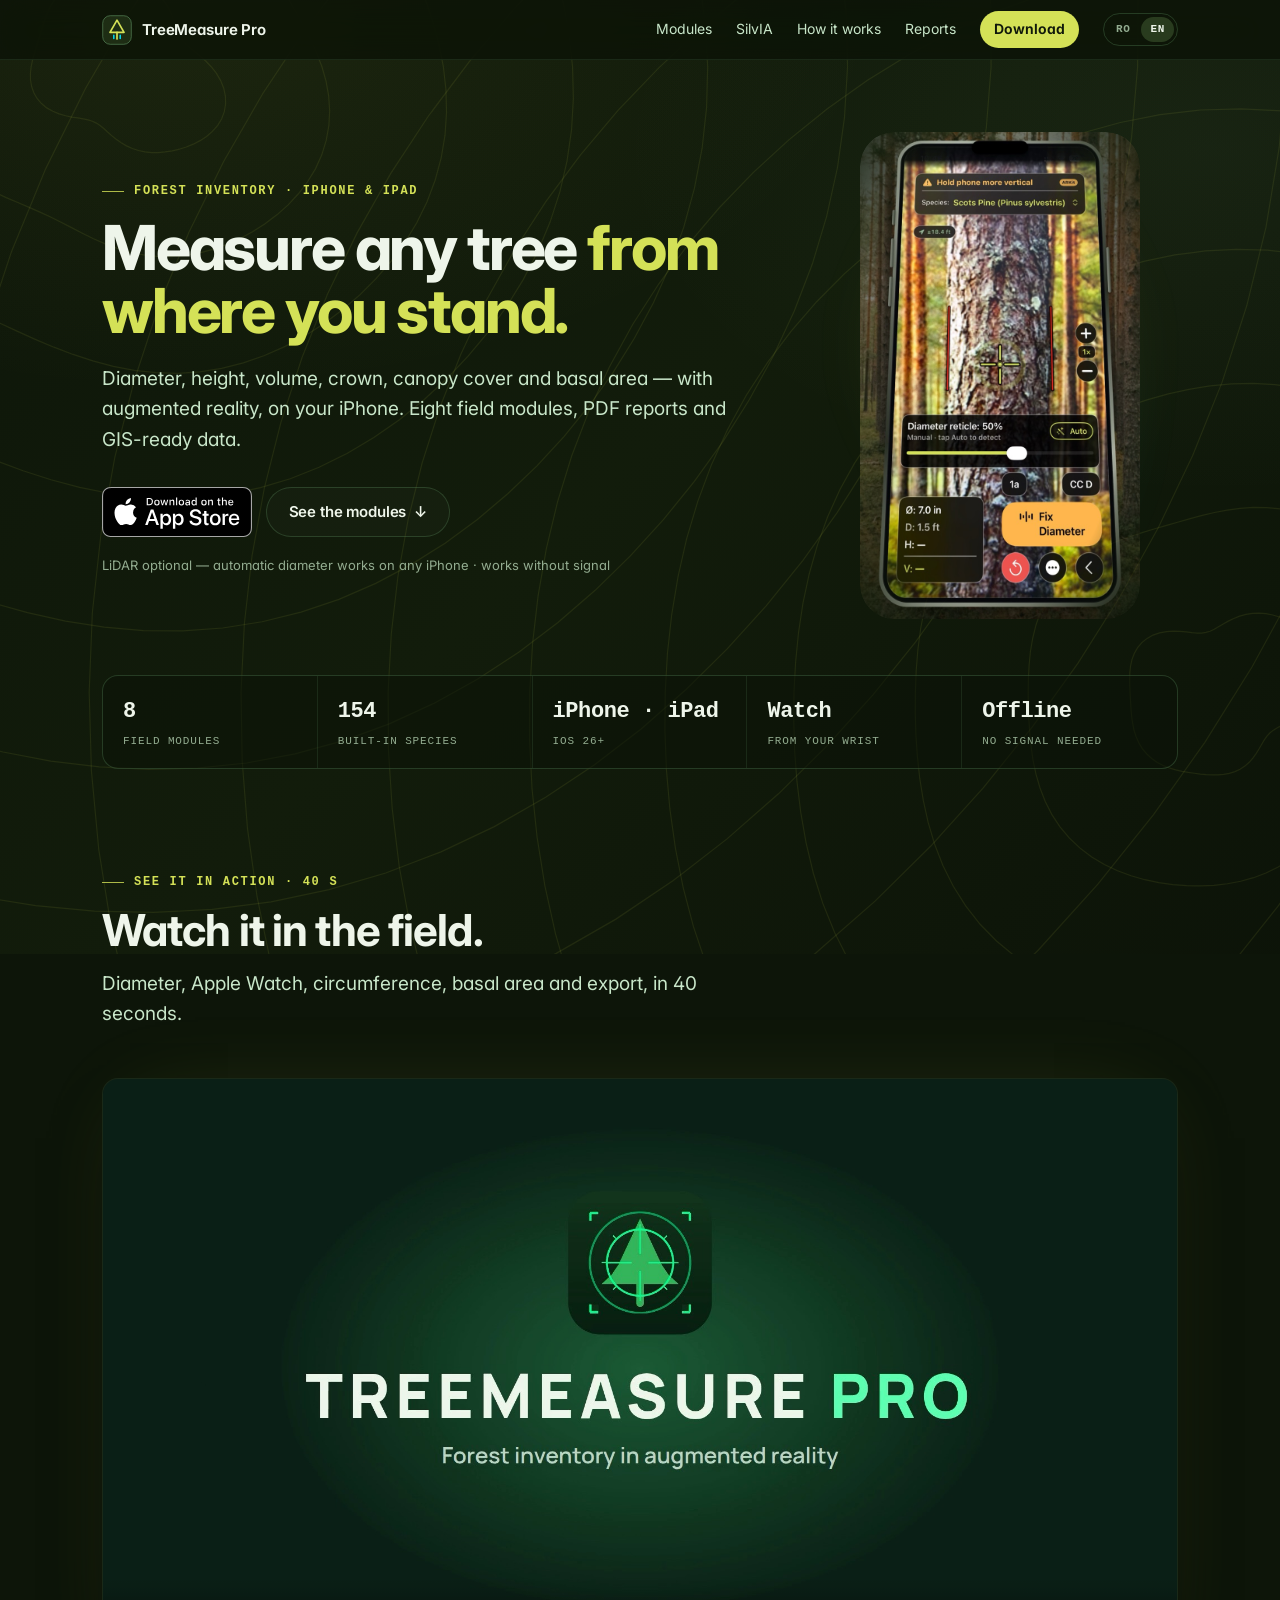
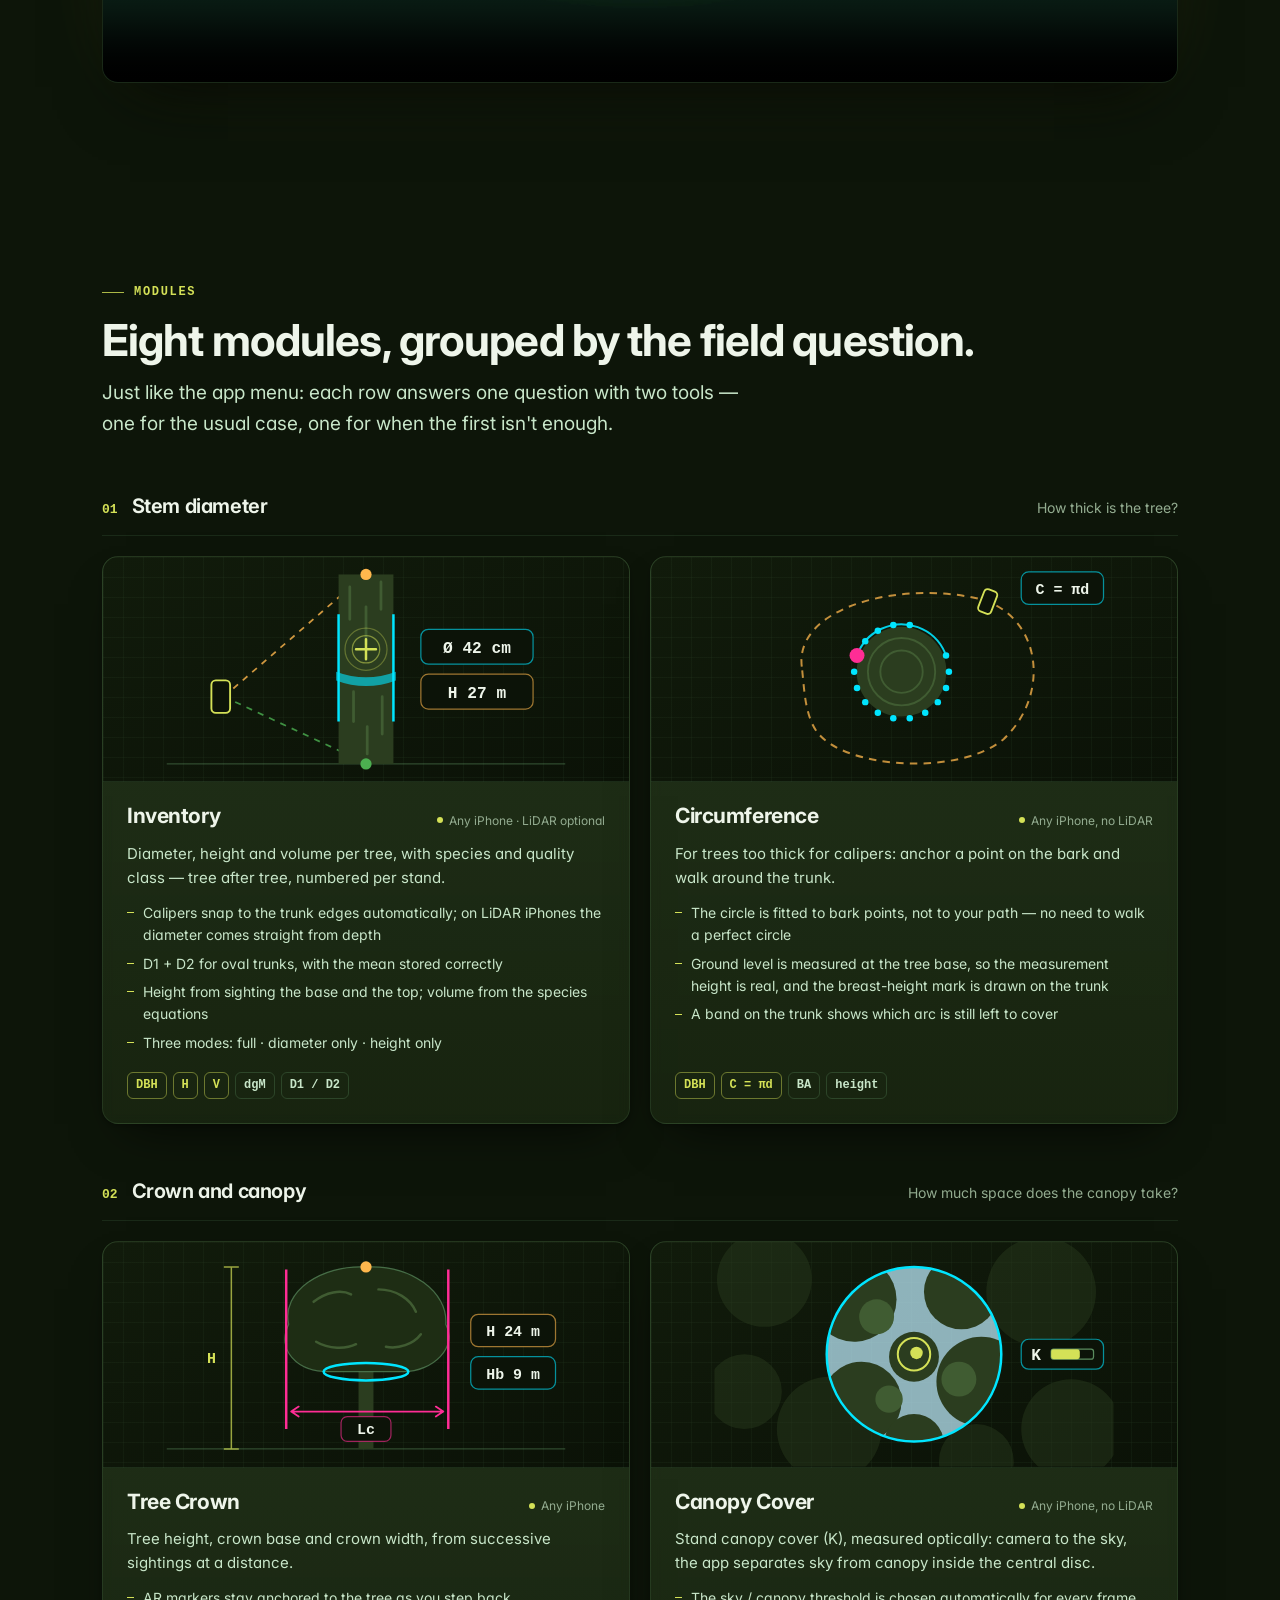
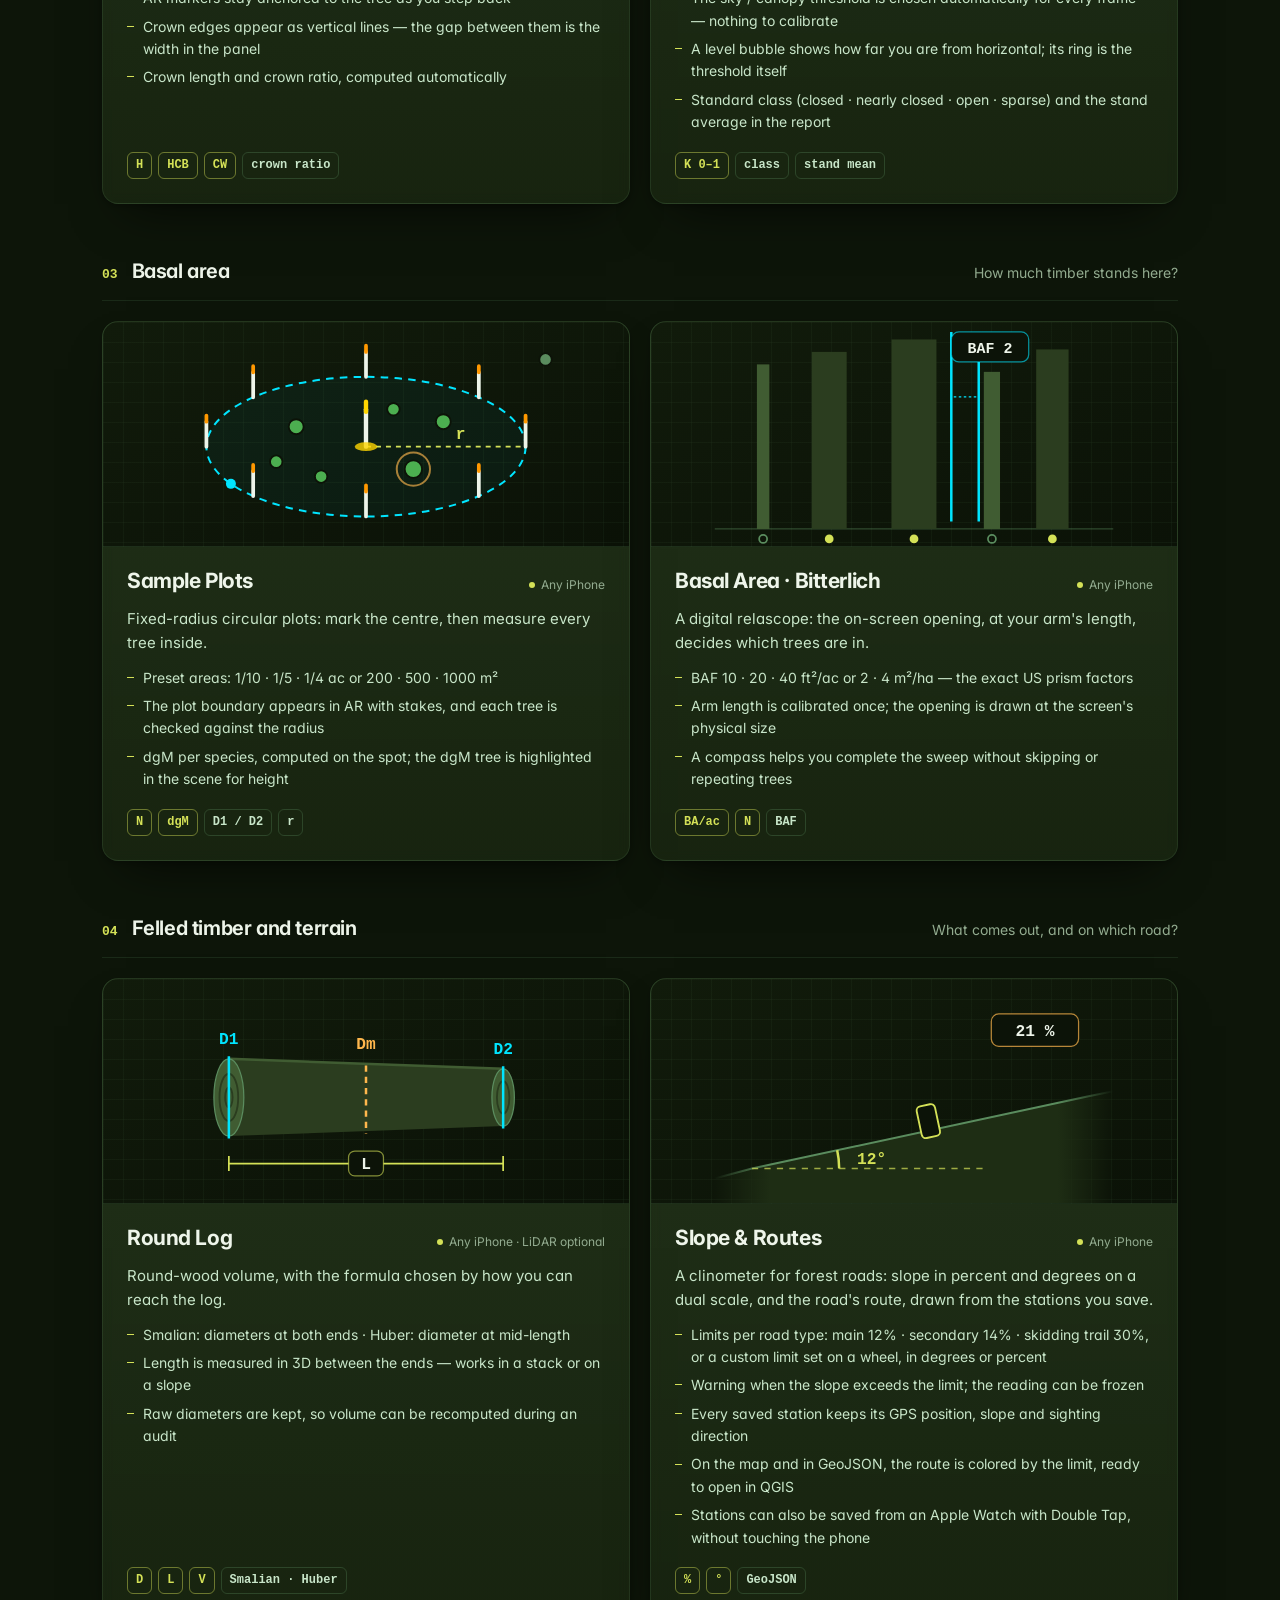
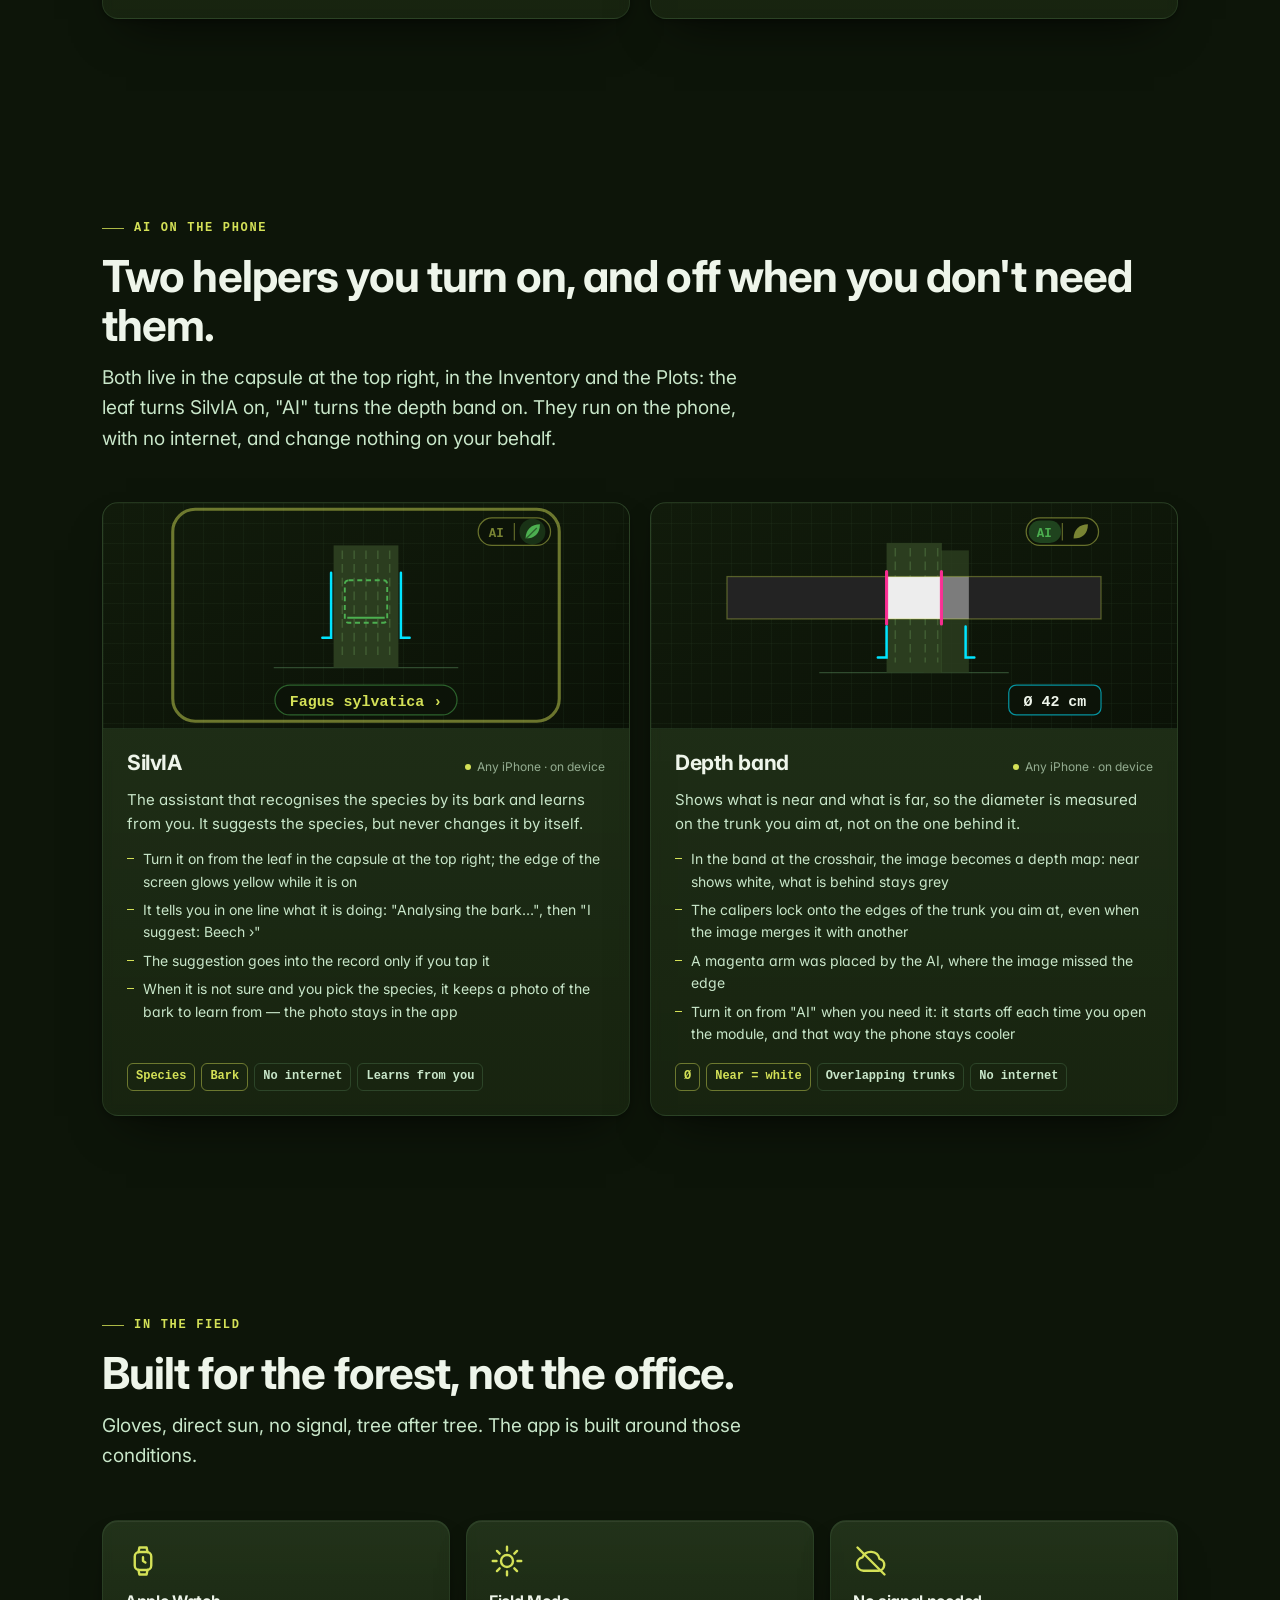
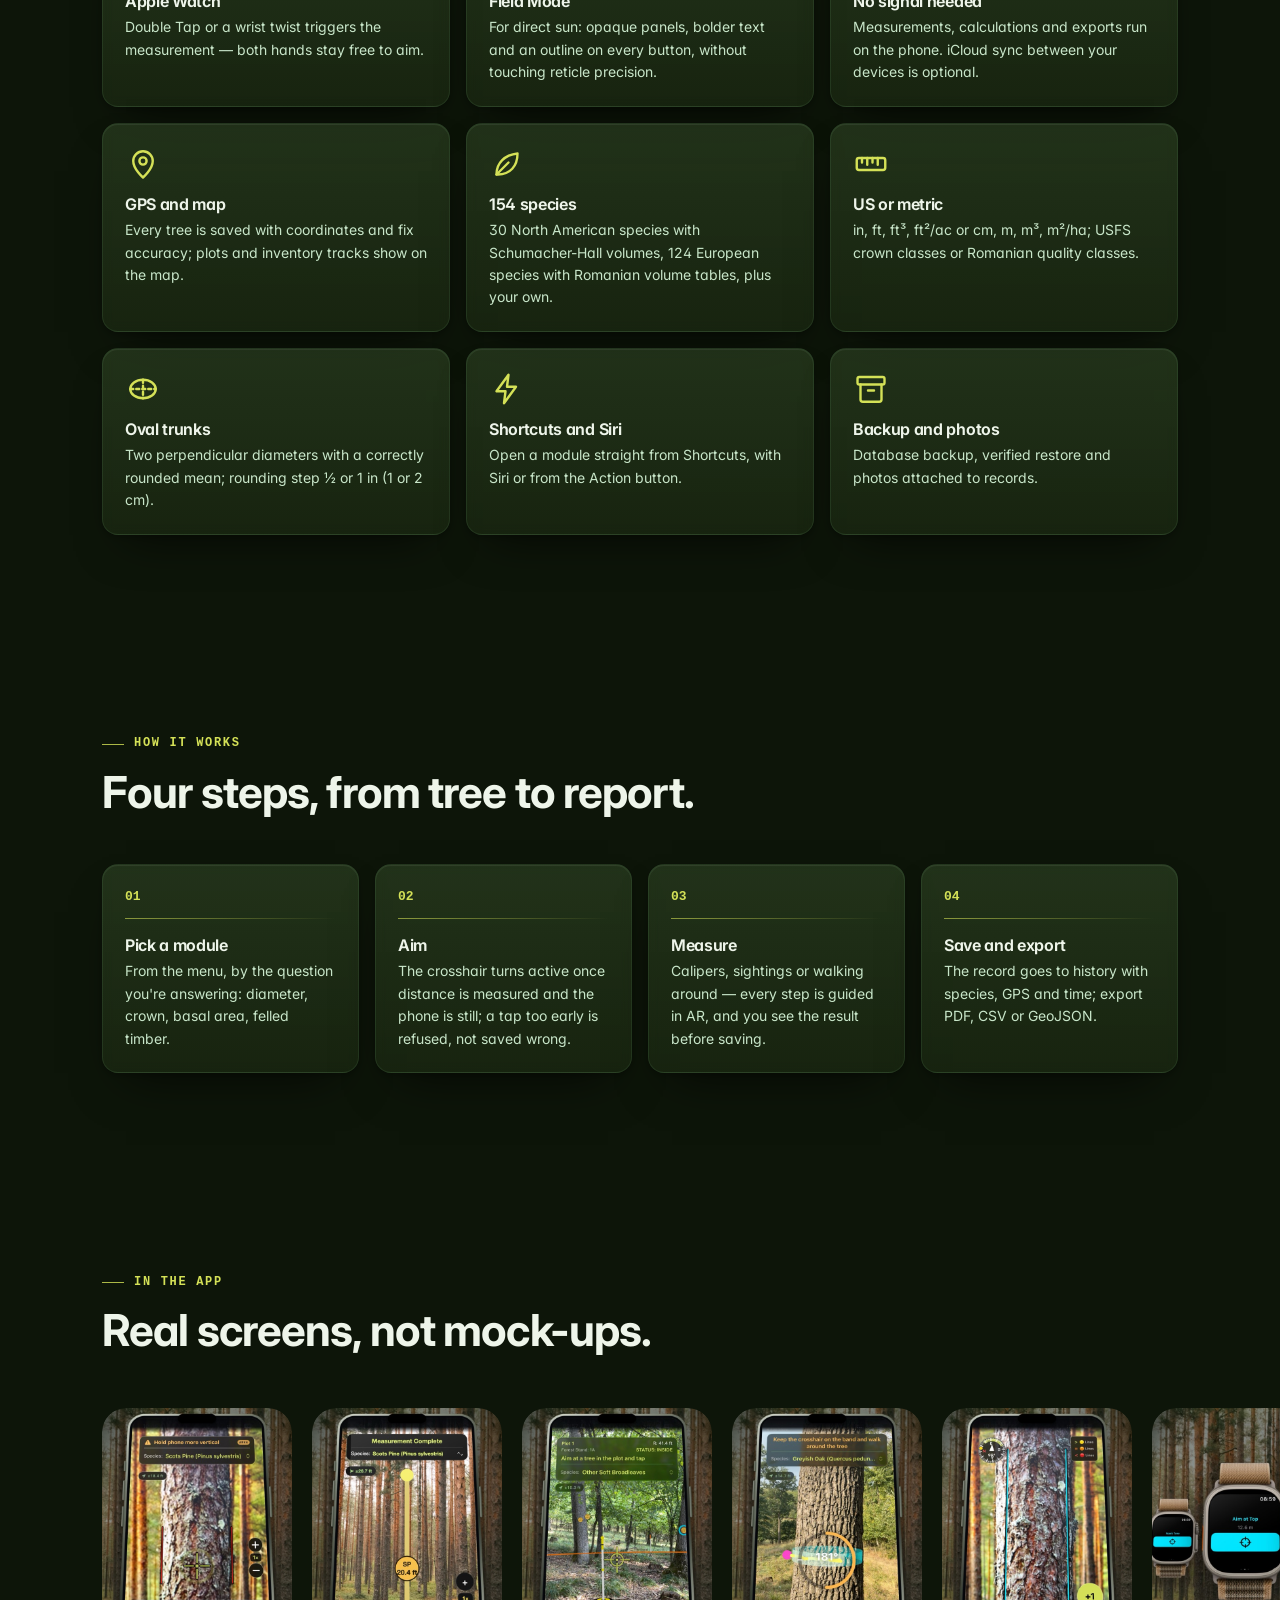
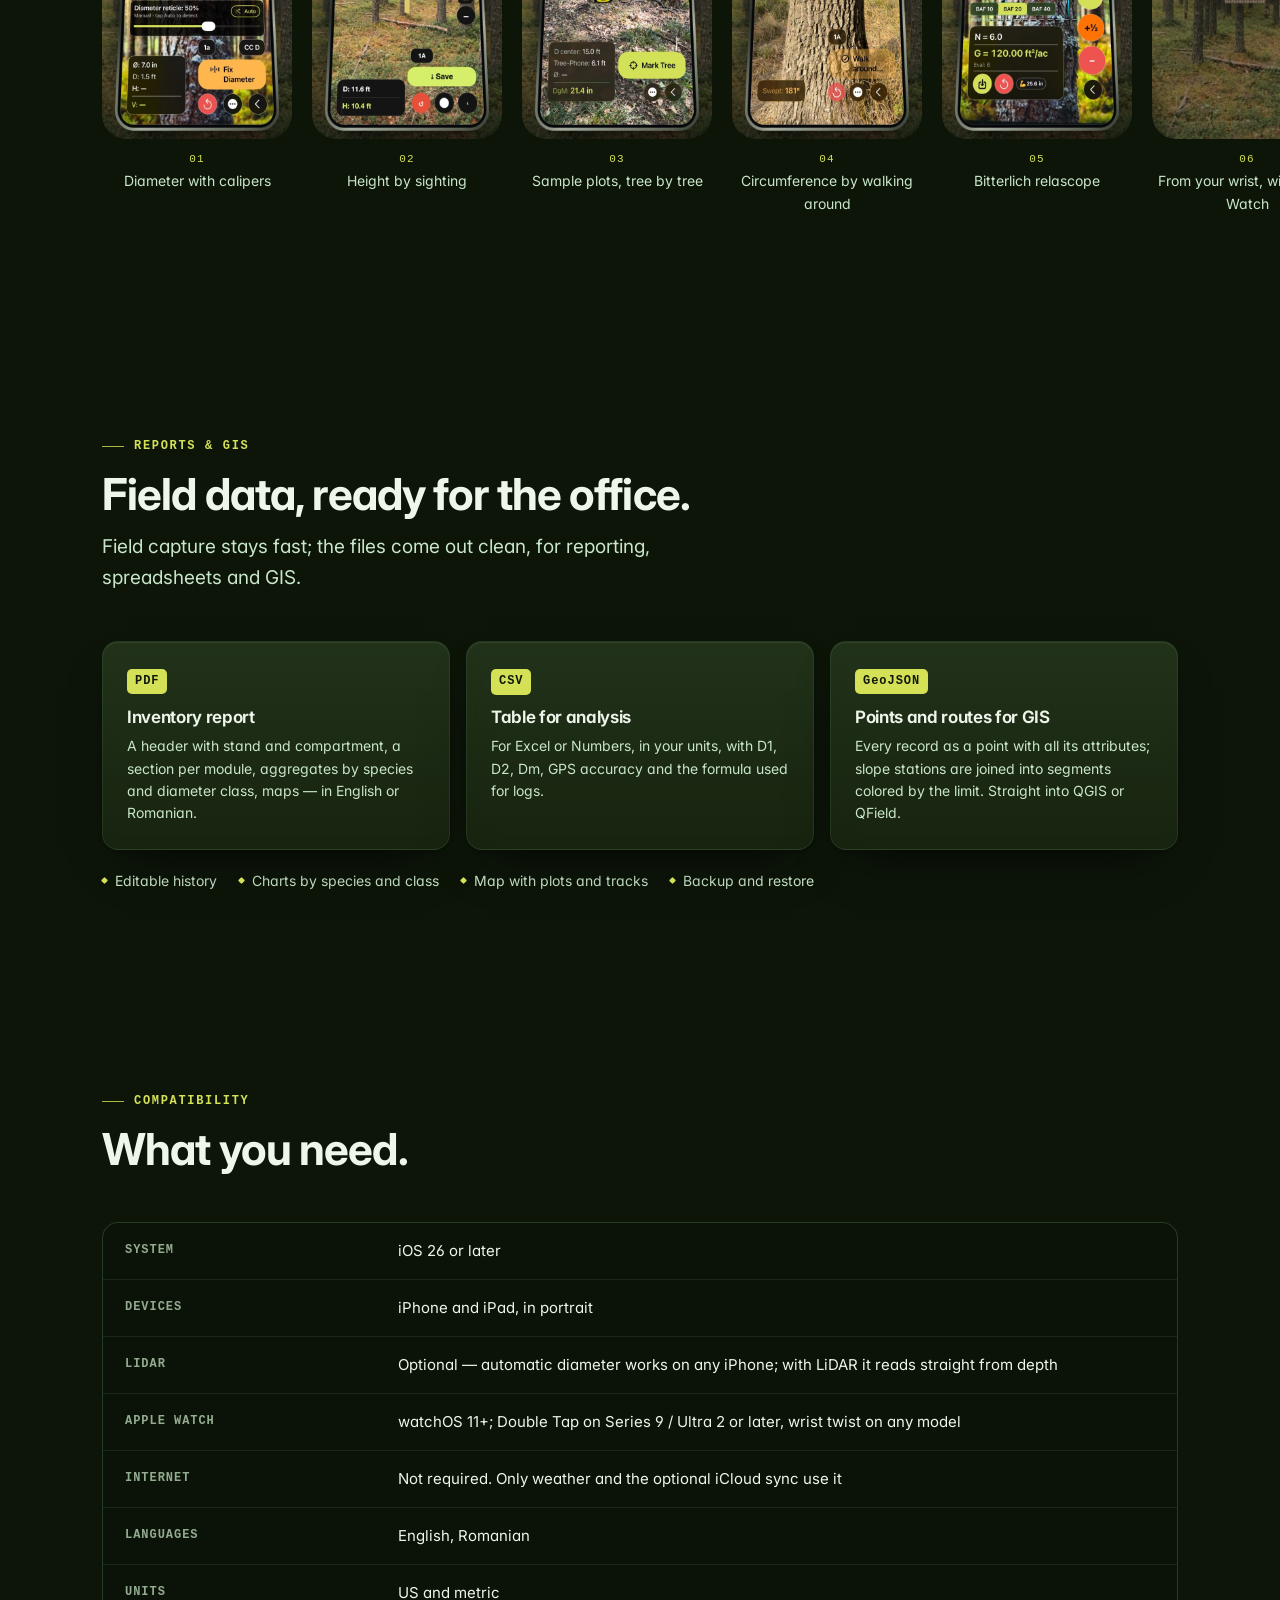
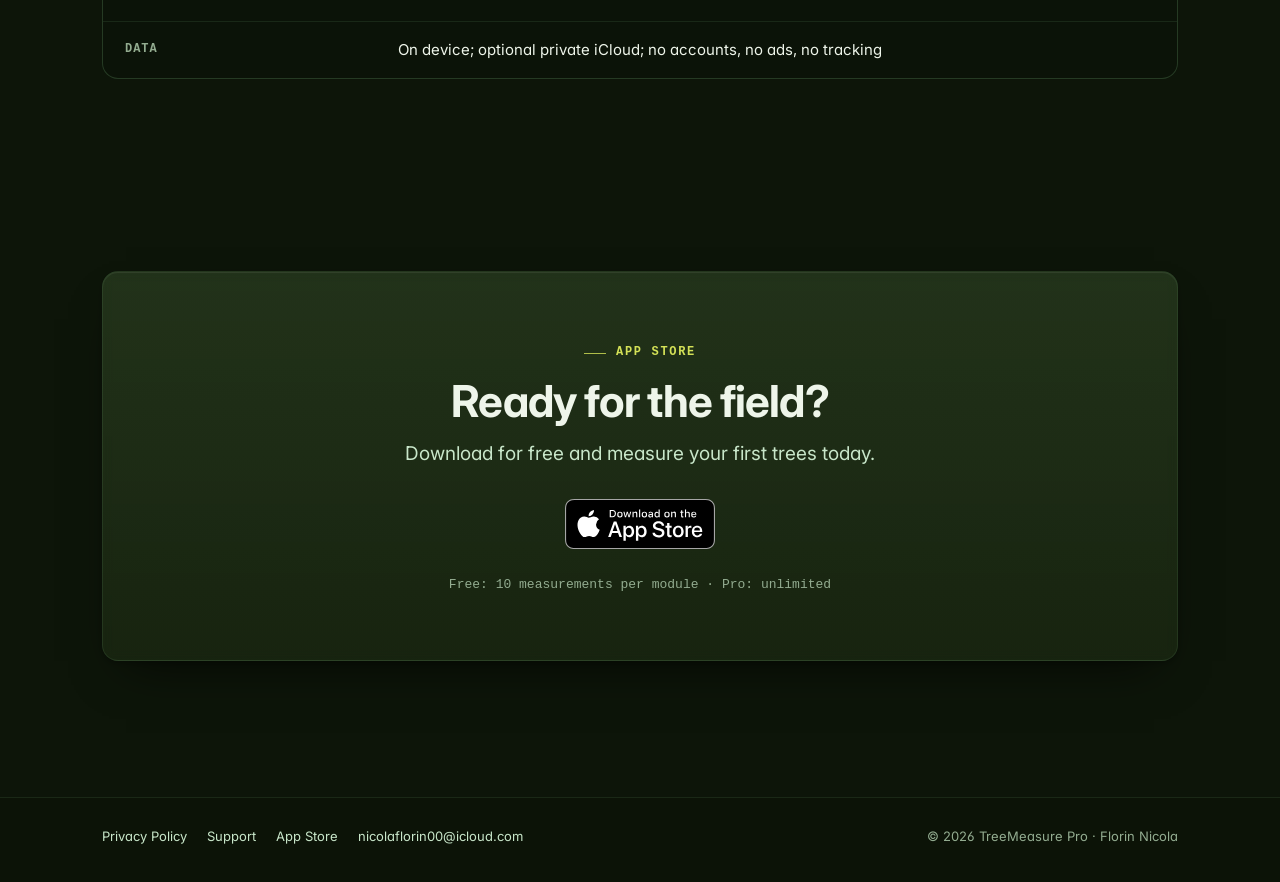
<file: index.html>
<!DOCTYPE html>
<html lang="ro"
      data-title-ro="TreeMeasure Pro – Inventar forestier profesional pe iPhone"
      data-title-en="TreeMeasure Pro – Professional forest inventory on iPhone">
<head>
<meta charset="UTF-8">
<meta name="viewport" content="width=device-width, initial-scale=1.0">
<title>TreeMeasure Pro – Inventar forestier profesional pe iPhone</title>
<meta name="description" content="TreeMeasure Pro: professional forest inventory on iPhone. Diameter, height, volume, crown, canopy cover, basal area, sample plots and log volume with augmented reality — offline, with PDF, CSV and GeoJSON export.">
<meta name="theme-color" content="#0D1509">
<link rel="canonical" href="https://florinnicola000.github.io/TreeMeasure-Pro/">
<meta property="og:type" content="website">
<meta property="og:title" content="TreeMeasure Pro – Professional forest inventory on iPhone">
<meta property="og:description" content="Eight field modules: diameter, height, volume, crown, canopy cover, basal area, sample plots, log volume. Offline, with PDF, CSV and GeoJSON export.">
<meta property="og:image" content="assets/og-image.png">
<meta property="og:image:width" content="1584">
<meta property="og:image:height" content="396">
<meta property="og:locale" content="en_US">
<meta property="og:locale:alternate" content="ro_RO">
<meta name="twitter:card" content="summary_large_image">
<meta name="twitter:image" content="assets/og-image.png">
<link rel="icon" href="assets/favicon.svg" type="image/svg+xml">
<link rel="preconnect" href="https://fonts.googleapis.com">
<link rel="preconnect" href="https://fonts.gstatic.com" crossorigin>
<link href="https://fonts.googleapis.com/css2?family=Inter:wght@400;500;600;700;800&amp;display=swap" rel="stylesheet">
<link rel="stylesheet" href="assets/site.css">
<script src="assets/site.js"></script>
</head>
<body>

<!--
  Ilustrațiile modulelor: definite o singură dată, refolosite prin <use> în ambele limbi.
  Culorile au înțelesul din AR (ARMarkerPalette): cian = trunchi/detecție, magenta = ținte pe
  cer, chihlimbar = vârf, verde = bază, lime = interfață. Textele din desene sunt neutre ca
  limbă (simboluri și numere întregi), ca aceeași figură să servească RO și EN.
-->
<svg width="0" height="0" style="position:absolute" aria-hidden="true" focusable="false">
  <defs>
    <clipPath id="cp-canopy"><circle cx="160" cy="90" r="70"/></clipPath>
    <clipPath id="cp-depthband"><rect x="10" y="59" width="300" height="34"><animate attributeName="width" values="0;300;300" keyTimes="0;.4;1" dur="7s" repeatCount="indefinite"/></rect></clipPath>
    <!-- Terenul se estompează spre margini: desenul nu mai umple toată lățimea cardului,
         iar un contur tăiat drept s-ar citi ca o greșeală. -->
    <linearGradient id="fade-x-fill" x1="0" x2="1" y1="0" y2="0">
      <stop offset="0" stop-color="#1E2D14" stop-opacity="0"/><stop offset=".14" stop-color="#1E2D14"/>
      <stop offset=".86" stop-color="#1E2D14"/><stop offset="1" stop-color="#1E2D14" stop-opacity="0"/>
    </linearGradient>
    <linearGradient id="fade-x-line" x1="0" x2="1" y1="0" y2="0">
      <stop offset="0" stop-color="#5A8C5E" stop-opacity="0"/><stop offset=".14" stop-color="#5A8C5E"/>
      <stop offset=".86" stop-color="#5A8C5E"/><stop offset="1" stop-color="#5A8C5E" stop-opacity="0"/>
    </linearGradient>

    <symbol id="brand" viewBox="0 0 32 32">
      <rect x=".75" y=".75" width="30.5" height="30.5" rx="8" fill="#1E2D14" stroke="#5A8C5E" stroke-opacity=".7"/>
      <path d="M16 5.5l7.5 13h-15z" fill="none" stroke="#D4E157" stroke-width="1.8" stroke-linejoin="round"/>
      <path d="M16 18.5v7" stroke="#D4E157" stroke-width="1.8" stroke-linecap="round"/>
      <path d="M12.6 21.5v3.6M19.4 21.5v3.6" stroke="#00E5FF" stroke-width="1.5" stroke-linecap="round"/>
    </symbol>

    <!-- Inventar: calipere pe marginile trunchiului, banda la cota diametrului, vizarea bazei și a vârfului -->
    <symbol id="ill-inventory" viewBox="0 0 320 180">
      <line x1="0" y1="166" x2="320" y2="166" stroke="#5A8C5E" stroke-opacity=".45"/>
      <line x1="46" y1="112" x2="157" y2="16" stroke="#FFB74D" stroke-width="1.4" stroke-dasharray="5 5" stroke-opacity=".8"/>
      <line x1="46" y1="112" x2="157" y2="164" stroke="#4CAF50" stroke-width="1.4" stroke-dasharray="5 5" stroke-opacity=".8"/>
      <rect x="36" y="99" width="15" height="26" rx="3.5" fill="#0C1308" stroke="#D4E157" stroke-width="1.5"/>
      <rect x="138" y="14" width="44" height="152" fill="#2B3D1F"/>
      <path d="M147 24v26M160 40v30M172 20v22M150 108v24M173 112v30M161 136v22" stroke="#405C32" stroke-width="2.2" stroke-linecap="round"/>
      <path d="M136 92 Q160 101 184 92 L184 99 Q160 108 136 99 Z" fill="#00E5FF" fill-opacity=".55">
        <animate attributeName="fill-opacity" values="0;0;.6;.6;0" keyTimes="0;.3;.4;.85;1" dur="4s" repeatCount="indefinite"/>
      </path>
      <line x1="138" y1="46" x2="138" y2="132" stroke="#00E5FF" stroke-width="2">
        <animate attributeName="x1" values="116;138;138;116" keyTimes="0;.3;.85;1" dur="4s" calcMode="spline" keySplines=".4 0 .2 1;0 0 1 1;.4 0 .2 1" repeatCount="indefinite"/>
        <animate attributeName="x2" values="116;138;138;116" keyTimes="0;.3;.85;1" dur="4s" calcMode="spline" keySplines=".4 0 .2 1;0 0 1 1;.4 0 .2 1" repeatCount="indefinite"/>
        <animate attributeName="stroke" values="#FF1F0F;#FF1F0F;#00E5FF;#00E5FF;#FF1F0F" keyTimes="0;.28;.3;.85;1" dur="4s" repeatCount="indefinite"/>
      </line>
      <line x1="182" y1="46" x2="182" y2="132" stroke="#00E5FF" stroke-width="2">
        <animate attributeName="x1" values="204;182;182;204" keyTimes="0;.3;.85;1" dur="4s" calcMode="spline" keySplines=".4 0 .2 1;0 0 1 1;.4 0 .2 1" repeatCount="indefinite"/>
        <animate attributeName="x2" values="204;182;182;204" keyTimes="0;.3;.85;1" dur="4s" calcMode="spline" keySplines=".4 0 .2 1;0 0 1 1;.4 0 .2 1" repeatCount="indefinite"/>
        <animate attributeName="stroke" values="#FF1F0F;#FF1F0F;#00E5FF;#00E5FF;#FF1F0F" keyTimes="0;.28;.3;.85;1" dur="4s" repeatCount="indefinite"/>
      </line>
      <circle cx="160" cy="74" r="11" fill="none" stroke="#D4E157" stroke-opacity=".5"/>
      <circle cx="160" cy="74" r="11" fill="none" stroke="#D4E157">
        <animate attributeName="r" values="11;22" dur="2s" repeatCount="indefinite"/>
        <animate attributeName="stroke-opacity" values=".7;0" dur="2s" repeatCount="indefinite"/>
      </circle>
      <path d="M152 74h16M160 66v16" stroke="#D4E157" stroke-width="2" stroke-linecap="round"/>
      <circle cx="160" cy="14" r="4.5" fill="#FFB74D"/>
      <circle cx="160" cy="166" r="4.5" fill="#4CAF50"/>
      <g font-family="ui-monospace, Menlo, monospace" font-size="13" font-weight="700" text-anchor="middle">
        <rect x="204" y="58" width="90" height="28" rx="6" fill="#0C1308" stroke="#00E5FF" stroke-opacity=".6"/>
        <text x="249" y="77" fill="#EEF5EA">Ø 42 cm</text>
        <rect x="204" y="94" width="90" height="28" rx="6" fill="#0C1308" stroke="#FFB74D" stroke-opacity=".6"/>
        <text x="249" y="113" fill="#EEF5EA">H 27 m</text>
      </g>
    </symbol>

    <!-- Circumferință: vedere de sus — traseu excentric, puncte pe scoarță, cerc fitat concentric cu trunchiul -->
    <symbol id="ill-circumference" viewBox="0 0 320 180">
      <path d="M70 88 C64 40 150 18 214 34 C262 48 270 110 232 146 C196 176 104 170 82 140 C72 126 72 104 70 88 Z"
            fill="none" stroke="#FFB74D" stroke-width="1.6" stroke-dasharray="6 5" stroke-opacity=".75"/>
      <circle cx="150" cy="92" r="36" fill="#2B3D1F"/>
      <circle cx="150" cy="92" r="27" fill="none" stroke="#405C32" stroke-width="1.5"/>
      <circle cx="150" cy="92" r="17" fill="none" stroke="#405C32" stroke-width="1.5"/>
      <circle cx="150" cy="92" r="38" fill="none" stroke="#00E5FF" stroke-width="1.6" stroke-opacity=".9"
              stroke-dasharray="239" stroke-dashoffset="239" transform="rotate(200 150 92)">
        <animate attributeName="stroke-dashoffset" values="239;0;0" keyTimes="0;.9;1" dur="9s" repeatCount="indefinite"/>
      </circle>
      <g fill="#00E5FF">
        <circle cx="188" cy="92" r="2.6"/><circle cx="185.7" cy="105" r="2.6"/><circle cx="179.1" cy="116.4" r="2.6"/>
        <circle cx="169" cy="124.9" r="2.6"/><circle cx="156.6" cy="129.4" r="2.6"/><circle cx="143.4" cy="129.4" r="2.6"/>
        <circle cx="131" cy="124.9" r="2.6"/><circle cx="120.9" cy="116.4" r="2.6"/><circle cx="114.3" cy="105" r="2.6"/>
        <circle cx="112" cy="92" r="2.6"/><circle cx="120.9" cy="67.6" r="2.6"/><circle cx="131" cy="59.1" r="2.6"/>
        <circle cx="143.4" cy="54.6" r="2.6"/><circle cx="156.6" cy="54.6" r="2.6"/><circle cx="185.7" cy="79" r="2.6"/>
      </g>
      <circle cx="114.3" cy="79" r="6" fill="#FF2D95"/>
      <g>
        <rect x="-5.5" y="-9.5" width="11" height="19" rx="3" fill="#0C1308" stroke="#D4E157" stroke-width="1.5"/>
        <animateMotion dur="9s" repeatCount="indefinite" rotate="auto"
                       path="M70 88 C64 40 150 18 214 34 C262 48 270 110 232 146 C196 176 104 170 82 140 C72 126 72 104 70 88 Z"/>
      </g>
      <g font-family="ui-monospace, Menlo, monospace" font-size="12" font-weight="700" text-anchor="middle">
        <rect x="246" y="12" width="66" height="26" rx="6" fill="#0C1308" stroke="#00E5FF" stroke-opacity=".6"/>
        <text x="279" y="29.5" fill="#EEF5EA">C = πd</text>
      </g>
    </symbol>

    <!-- Coroană: muchii magenta (vizate pe cer), inelul bazei coroanei, vârful -->
    <symbol id="ill-crown" viewBox="0 0 320 180">
      <line x1="0" y1="166" x2="320" y2="166" stroke="#5A8C5E" stroke-opacity=".45"/>
      <path d="M52 20v146M46 20h12M46 166h12" stroke="#D4E157" stroke-opacity=".7" stroke-width="1.2"/>
      <rect x="154" y="100" width="12" height="66" fill="#2B3D1F"/>
      <path d="M160 20 C196 18 226 40 224 66 C234 84 214 104 190 104 L130 104 C104 104 88 86 98 66 C92 40 124 18 160 20 Z"
            fill="#1E2D14" stroke="#5A8C5E" stroke-opacity=".7"/>
      <path d="M118 48c10-8 22-10 30-6M170 38c14 0 26 8 30 18M120 80c10 6 24 6 32 2M176 84c10 2 22-2 28-10" stroke="#405C32" stroke-width="2" fill="none" stroke-linecap="round"/>
      <line x1="96" y1="22" x2="96" y2="150" stroke="#FF2D95" stroke-width="2">
        <animate attributeName="x1" values="150;96;96;150" keyTimes="0;.35;.88;1" dur="5s" calcMode="spline" keySplines=".4 0 .2 1;0 0 1 1;.4 0 .2 1" repeatCount="indefinite"/>
        <animate attributeName="x2" values="150;96;96;150" keyTimes="0;.35;.88;1" dur="5s" calcMode="spline" keySplines=".4 0 .2 1;0 0 1 1;.4 0 .2 1" repeatCount="indefinite"/>
      </line>
      <line x1="226" y1="22" x2="226" y2="150" stroke="#FF2D95" stroke-width="2">
        <animate attributeName="x1" values="170;226;226;170" keyTimes="0;.35;.88;1" dur="5s" calcMode="spline" keySplines=".4 0 .2 1;0 0 1 1;.4 0 .2 1" repeatCount="indefinite"/>
        <animate attributeName="x2" values="170;226;226;170" keyTimes="0;.35;.88;1" dur="5s" calcMode="spline" keySplines=".4 0 .2 1;0 0 1 1;.4 0 .2 1" repeatCount="indefinite"/>
      </line>
      <path d="M100 136h122M100 136l6-4M100 136l6 4M222 136l-6-4M222 136l-6 4" stroke="#FF2D95" stroke-width="1.4" stroke-linecap="round" fill="none">
        <animate attributeName="opacity" values="0;0;1;1;0" keyTimes="0;.35;.45;.85;1" dur="5s" repeatCount="indefinite"/>
      </path>
      <ellipse cx="160" cy="104" rx="34" ry="7" fill="none" stroke="#00E5FF" stroke-width="2"/>
      <circle cx="160" cy="20" r="4.5" fill="#FFB74D"/>
      <g font-family="ui-monospace, Menlo, monospace" font-size="12" font-weight="700" text-anchor="middle">
        <rect x="140" y="140" width="40" height="20" rx="5" fill="#0C1308" stroke="#FF2D95" stroke-opacity=".6"/>
        <text x="160" y="154" fill="#EEF5EA">Lc</text>
        <text x="36" y="97" fill="#D4E157">H</text>
        <rect x="244" y="58" width="68" height="26" rx="6" fill="#0C1308" stroke="#FFB74D" stroke-opacity=".6"/>
        <text x="278" y="75.5" fill="#EEF5EA">H 24 m</text>
        <rect x="244" y="92" width="68" height="26" rx="6" fill="#0C1308" stroke="#00E5FF" stroke-opacity=".6"/>
        <text x="278" y="109.5" fill="#EEF5EA">Hb 9 m</text>
      </g>
    </symbol>

    <!-- Consistență: discul analizat la scara lui reală, golurile de cer aprinse doar în interior, bula de nivel -->
    <symbol id="ill-canopy" viewBox="0 0 320 180">
      <g fill="#2B3D1F" opacity=".45">
        <circle cx="40" cy="30" r="38"/><circle cx="92" cy="150" r="42"/><circle cx="262" cy="40" r="44"/>
        <circle cx="286" cy="150" r="40"/><circle cx="24" cy="120" r="30"/><circle cx="210" cy="176" r="30"/>
      </g>
      <g clip-path="url(#cp-canopy)">
        <rect x="90" y="20" width="140" height="140" fill="#BFEFFF" fill-opacity=".72"/>
        <g fill="#2B3D1F">
          <circle cx="112" cy="46" r="34"/><circle cx="198" cy="40" r="30"/><circle cx="214" cy="112" r="36"/>
          <circle cx="118" cy="128" r="32"/><circle cx="160" cy="92" r="20"/><circle cx="160" cy="162" r="24"/>
        </g>
        <g fill="#405C32">
          <circle cx="130" cy="60" r="14"/><circle cx="196" cy="110" r="14"/><circle cx="140" cy="126" r="11"/>
        </g>
      </g>
      <circle cx="160" cy="90" r="70" fill="none" stroke="#00E5FF" stroke-width="2">
        <animate attributeName="stroke" values="#FF2D95;#FF2D95;#00E5FF;#00E5FF;#FF2D95" keyTimes="0;.42;.46;.88;1" dur="5s" repeatCount="indefinite"/>
      </circle>
      <circle cx="160" cy="90" r="13" fill="none" stroke="#D4E157" stroke-width="1.6"/>
      <circle cx="164" cy="88" r="5" fill="#D4E157">
        <animate attributeName="cx" values="186;162;162;186" keyTimes="0;.45;.88;1" dur="5s" calcMode="spline" keySplines=".4 0 .2 1;0 0 1 1;.4 0 .2 1" repeatCount="indefinite"/>
        <animate attributeName="cy" values="70;89;89;70" keyTimes="0;.45;.88;1" dur="5s" calcMode="spline" keySplines=".4 0 .2 1;0 0 1 1;.4 0 .2 1" repeatCount="indefinite"/>
      </circle>
      <g font-family="ui-monospace, Menlo, monospace" font-size="13" font-weight="700">
        <rect x="246" y="78" width="66" height="24" rx="6" fill="#0C1308" stroke="#00E5FF" stroke-opacity=".6"/>
        <text x="254" y="95" fill="#EEF5EA">K</text>
        <rect x="270" y="86" width="34" height="8" rx="2" fill="none" stroke="#5A8C5E"/>
        <rect x="270" y="86" width="24" height="8" rx="2" fill="#D4E157">
          <animate attributeName="width" values="0;0;24;24;0" keyTimes="0;.46;.62;.88;1" dur="5s" repeatCount="indefinite"/>
        </rect>
      </g>
    </symbol>

    <!-- Piață de probă: limita cu jaloane, țăruș central, arborii din interior, raza -->
    <symbol id="ill-plot" viewBox="0 0 320 180">
      <ellipse cx="160" cy="100" rx="128" ry="56" fill="#00E5FF" fill-opacity=".04" stroke="#00E5FF" stroke-width="1.6" stroke-dasharray="6 5"/>
      <path d="M160 100h128" stroke="#D4E157" stroke-width="1.3" stroke-dasharray="4 4"/>
      <g stroke-width="3" stroke-linecap="round">
        <path d="M288 100v-20M250.5 139.6v-20M160 156v-20M69.5 139.6v-20M32 100v-20M69.5 60.4v-20M160 44v-20M250.5 60.4v-20" stroke="#EEF5EA"/>
        <path d="M288 80v-5M250.5 119.6v-5M160 136v-5M69.5 119.6v-5M32 80v-5M69.5 40.4v-5M160 24v-5M250.5 40.4v-5" stroke="#FF9800"/>
      </g>
      <path d="M160 100v-30" stroke="#EEF5EA" stroke-width="3.5" stroke-linecap="round"/>
      <path d="M160 72v-8" stroke="#FFD600" stroke-width="3.5" stroke-linecap="round"/>
      <ellipse cx="160" cy="100" rx="9" ry="3.5" fill="#FFD600" fill-opacity=".8"/>
      <g fill="#4CAF50" stroke="#0C1308" stroke-width="1.5">
        <circle cx="104" cy="84" r="6"/><circle cx="198" cy="118" r="7"/><circle cx="124" cy="124" r="5"/>
        <circle cx="222" cy="80" r="6"/><circle cx="182" cy="70" r="5"/><circle cx="88" cy="112" r="5"/>
      </g>
      <circle cx="198" cy="118" r="12" fill="none" stroke="#FFB74D" stroke-width="1.6">
        <animate attributeName="r" values="10;16;10" dur="2.4s" repeatCount="indefinite"/>
        <animate attributeName="stroke-opacity" values="1;.35;1" dur="2.4s" repeatCount="indefinite"/>
      </circle>
      <circle r="4" fill="#00E5FF">
        <animateMotion dur="7s" repeatCount="indefinite" path="M288 100 A128 56 0 1 1 32 100 A128 56 0 1 1 288 100"/>
      </circle>
      <circle cx="304" cy="30" r="5" fill="#5A8C5E" stroke="#0C1308" stroke-width="1.5"/>
      <g font-family="ui-monospace, Menlo, monospace" font-size="13" font-weight="700">
        <text x="232" y="94" fill="#D4E157">r</text>
      </g>
    </symbol>

    <!-- Bitterlich: deschiderea relascopului peste trunchiuri de grosimi diferite -->
    <symbol id="ill-bitterlich" viewBox="0 0 320 180">
      <line x1="0" y1="166" x2="320" y2="166" stroke="#5A8C5E" stroke-opacity=".45"/>
      <rect x="34" y="34" width="10" height="132" fill="#405C32"/>
      <rect x="78" y="24" width="28" height="142" fill="#2B3D1F"/>
      <rect x="142" y="14" width="36" height="152" fill="#2B3D1F"/>
      <rect x="216" y="40" width="13" height="126" fill="#405C32"/>
      <rect x="258" y="22" width="26" height="144" fill="#2B3D1F"/>
      <g>
        <line x1="149" y1="8" x2="149" y2="160" stroke="#00E5FF" stroke-width="2"/>
        <line x1="171" y1="8" x2="171" y2="160" stroke="#00E5FF" stroke-width="2"/>
        <path d="M151 60h18" stroke="#00E5FF" stroke-width="1" stroke-dasharray="2 2"/>
        <animateTransform attributeName="transform" type="translate" values="-121 0;111 0;-121 0" dur="10s"
                          calcMode="spline" keySplines=".45 0 .55 1;.45 0 .55 1" repeatCount="indefinite"/>
      </g>
      <g fill="#D4E157"><circle cx="92" cy="174" r="3.5"/><circle cx="160" cy="174" r="3.5"/><circle cx="271" cy="174" r="3.5"/></g>
      <g fill="none" stroke="#5A8C5E" stroke-width="1.4"><circle cx="39" cy="174" r="3.2"/><circle cx="222.5" cy="174" r="3.2"/></g>
      <g font-family="ui-monospace, Menlo, monospace" font-size="12" font-weight="700" text-anchor="middle">
        <rect x="190" y="8" width="62" height="24" rx="6" fill="#0C1308" stroke="#00E5FF" stroke-opacity=".6"/>
        <text x="221" y="24.5" fill="#EEF5EA">BAF 2</text>
      </g>
    </symbol>

    <!-- Buștean: diametrele la capete (Smalian) și la mijloc (Huber), lungimea 3D -->
    <symbol id="ill-log" viewBox="0 0 320 180">
      <path d="M50 64 L270 72 L270 118 L50 126 Z" fill="#2B3D1F"/>
      <path d="M50 64 L270 72" stroke="#405C32" stroke-width="2"/>
      <ellipse cx="270" cy="95" rx="9" ry="23" fill="#405C32" stroke="#5A8C5E"/>
      <ellipse cx="270" cy="95" rx="5" ry="13" fill="none" stroke="#2B3D1F" stroke-width="1.5"/>
      <ellipse cx="50" cy="95" rx="12" ry="31" fill="#405C32" stroke="#5A8C5E"/>
      <ellipse cx="50" cy="95" rx="7.5" ry="19" fill="none" stroke="#2B3D1F" stroke-width="1.5"/>
      <ellipse cx="50" cy="95" rx="3" ry="8" fill="none" stroke="#2B3D1F" stroke-width="1.5"/>
      <line x1="50" y1="62" x2="50" y2="128" stroke="#00E5FF" stroke-width="2"/>
      <line x1="270" y1="70" x2="270" y2="120" stroke="#00E5FF" stroke-width="2"/>
      <line x1="160" y1="66" x2="160" y2="124" stroke="#FFB74D" stroke-width="2" stroke-dasharray="5 4">
        <animate attributeName="stroke-dashoffset" values="0;-18" dur="1.4s" repeatCount="indefinite"/>
      </line>
      <path d="M50 142v12M270 142v12" stroke="#D4E157" stroke-width="1.4"/>
      <path d="M50 148h220" stroke="#D4E157" stroke-width="1.4" stroke-dasharray="220" stroke-dashoffset="220">
        <animate attributeName="stroke-dashoffset" values="220;0;0;220" keyTimes="0;.4;.9;1" dur="5s" repeatCount="indefinite"/>
      </path>
      <g font-family="ui-monospace, Menlo, monospace" font-size="13" font-weight="700" text-anchor="middle">
        <text x="50" y="52" fill="#00E5FF">D1</text>
        <text x="270" y="60" fill="#00E5FF">D2</text>
        <text x="160" y="56" fill="#FFB74D">Dm</text>
        <rect x="146" y="138" width="28" height="20" rx="5" fill="#0C1308" stroke="#D4E157" stroke-opacity=".6"/>
        <text x="160" y="152.5" fill="#EEF5EA">L</text>
      </g>
    </symbol>

    <!-- Panta terenului: unghiul față de orizontală, citit în grade și în procente -->
    <symbol id="ill-slope" viewBox="0 0 320 180">
      <path d="M0 160 L30 152 L300 94 L320 90 L320 180 L0 180 Z" fill="url(#fade-x-fill)"/>
      <path d="M0 160 L30 152 L300 94 L320 90" stroke="url(#fade-x-line)" stroke-width="1.6" fill="none"/>
      <path d="M30 152h190" stroke="#D4E157" stroke-width="1.2" stroke-dasharray="5 5" stroke-opacity=".7"/>
      <path d="M100 152 A70 70 0 0 0 98.4 137.3" stroke="#D4E157" stroke-width="2" fill="none" stroke-dasharray="15" stroke-dashoffset="15">
        <animate attributeName="stroke-dashoffset" values="15;15;0;0;15" keyTimes="0;.3;.5;.9;1" dur="5s" repeatCount="indefinite"/>
      </path>
      <rect x="164" y="101" width="15" height="26" rx="3.5" transform="rotate(-12 171.5 114)" fill="#0C1308" stroke="#D4E157" stroke-width="1.5">
        <animateTransform attributeName="transform" type="rotate" values="0 171.5 114;-12 171.5 114;-12 171.5 114;0 171.5 114"
                          keyTimes="0;.3;.9;1" dur="5s" calcMode="spline" keySplines=".4 0 .2 1;0 0 1 1;.4 0 .2 1" repeatCount="indefinite"/>
      </rect>
      <g font-family="ui-monospace, Menlo, monospace" font-size="13" font-weight="700" text-anchor="middle">
        <text x="126" y="148" fill="#D4E157">12°</text>
        <rect x="222" y="28" width="70" height="26" rx="6" fill="#0C1308" stroke="#FFB74D" stroke-opacity=".7"/>
        <text x="257" y="45.5" fill="#EEF5EA">21 %</text>
      </g>
    </symbol>

    <!-- SilvIA: scoarța citită între brațele clupei, marginea ecranului luminată, propunerea pe un rând.
         Numele latin al speciei e neutru ca limbă, ca aceeași figură să servească RO și EN. -->
    <symbol id="ill-silvia" viewBox="0 0 320 180">
      <rect x="5" y="5" width="310" height="170" rx="18" fill="none" stroke="#D4E157" stroke-width="2.5" stroke-opacity=".3">
        <animate attributeName="stroke-opacity" values=".22;.68;.22" dur="2.4s" repeatCount="indefinite"/>
      </rect>
      <line x1="86" y1="132" x2="234" y2="132" stroke="#5A8C5E" stroke-opacity=".45"/>
      <rect x="134" y="34" width="52" height="98" fill="#2B3D1F"/>
      <path d="M141 38v88M150.5 38v88M160 38v88M169.5 38v88M179 38v88" stroke="#405C32" stroke-width="1.2" stroke-dasharray="7 4"/>
      <path d="M132 56v52h-7M188 56v52h7" fill="none" stroke="#00E5FF" stroke-width="2" stroke-linecap="round"/>
      <rect x="143" y="62" width="34" height="34" rx="3" fill="none" stroke="#4CAF50" stroke-width="1.5" stroke-dasharray="4 3"/>
      <line x1="145" y1="64" x2="175" y2="64" stroke="#4CAF50" stroke-width="1.5">
        <animate attributeName="y1" values="64;94;64" dur="2s" repeatCount="indefinite"/>
        <animate attributeName="y2" values="64;94;64" dur="2s" repeatCount="indefinite"/>
        <animate attributeName="opacity" values="1;1;0;0" keyTimes="0;.44;.46;1" dur="9s" repeatCount="indefinite"/>
      </line>
      <g>
        <rect x="250" y="12" width="58" height="22" rx="11" fill="#0C1308" fill-opacity=".92" stroke="#D4E157" stroke-opacity=".45"/>
        <line x1="279" y1="16" x2="279" y2="30" stroke="#D4E157" stroke-opacity=".4"/>
        <text x="264.5" y="27" font-family="ui-monospace, Menlo, monospace" font-size="10" font-weight="700" fill="#D4E157" fill-opacity=".55" text-anchor="middle">AI</text>
        <circle cx="293.5" cy="23" r="9" fill="#4CAF50" fill-opacity=".2">
          <animate attributeName="r" values="9;11.5;9" dur="2.4s" repeatCount="indefinite"/>
        </circle>
        <path d="M288 28.5c0-7.5 5-11.5 11.5-11.5 0 7.5-4.5 11.5-11.5 11.5Z" fill="#4CAF50"/>
        <path d="M288.5 28.5 297 20" stroke="#0C1308" stroke-width="1" stroke-opacity=".5"/>
      </g>
      <g font-family="ui-monospace, Menlo, monospace" font-size="12" font-weight="700" text-anchor="middle">
        <rect x="87" y="146" width="146" height="24" rx="12" fill="#0C1308" stroke="#4CAF50" stroke-opacity=".5"/>
        <text x="160" y="162.5" fill="#D4E157">Fagus sylvatica ›<animate attributeName="opacity" values="1;1;0;0" keyTimes="0;.74;.76;1" dur="9s" repeatCount="indefinite"/></text>
        <text x="160" y="162.5" fill="#4CAF50" opacity="0">✓ Fagus sylvatica<animate attributeName="opacity" values="0;0;1;1" keyTimes="0;.74;.76;1" dur="9s" repeatCount="indefinite"/></text>
      </g>
      <g>
        <circle cx="219" cy="158" r="6" fill="none" stroke="#D4E157" stroke-width="1.5" opacity="0">
          <animate attributeName="r" values="6;6;18;18" keyTimes="0;.6;.75;1" dur="9s" repeatCount="indefinite"/>
          <animate attributeName="opacity" values="0;0;.8;0;0" keyTimes="0;.59;.62;.75;1" dur="9s" repeatCount="indefinite"/>
        </circle>
        <circle cx="219" cy="158" r="5" fill="#D4E157" fill-opacity=".7" opacity="0">
          <animate attributeName="opacity" values="0;0;1;0;0" keyTimes="0;.59;.62;.75;1" dur="9s" repeatCount="indefinite"/>
        </circle>
      </g>
    </symbol>

    <!-- Banda de adâncime: două trunchiuri lipite în imagine, banda de la cruce în care cel din față iese alb,
         clupa magenta pe silueta din bandă și brațul cian care sare de pe trunchiul din spate pe cel vizat -->
    <symbol id="ill-depthband" viewBox="0 0 320 180">
      <line x1="84" y1="136" x2="236" y2="136" stroke="#5A8C5E" stroke-opacity=".45"/>
      <rect x="168" y="38" width="36" height="98" fill="#2B3D1F" fill-opacity=".85"/>
      <rect x="138" y="32" width="44" height="104" fill="#2B3D1F"/>
      <path d="M145 36v92M157 36v92M169 36v92M179 36v92" stroke="#405C32" stroke-width="1.2" stroke-dasharray="7 4"/>
      <line x1="182" y1="32" x2="182" y2="136" stroke="#405C32" stroke-opacity=".35"/>
      <g clip-path="url(#cp-depthband)">
        <rect x="10" y="59" width="300" height="34" fill="#232323"/>
        <rect x="168" y="59" width="36" height="34" fill="#7C7C7C"/>
        <rect x="138" y="59" width="44" height="34" fill="#EDEDED"/>
      </g>
      <rect x="10" y="59" width="300" height="34" fill="none" stroke="#D4E157" stroke-opacity=".35"/>
      <line x1="10" y1="56" x2="10" y2="96" stroke="#4CAF50" stroke-width="1.5">
        <animate attributeName="x1" values="10;310;310" keyTimes="0;.4;1" dur="7s" repeatCount="indefinite"/>
        <animate attributeName="x2" values="10;310;310" keyTimes="0;.4;1" dur="7s" repeatCount="indefinite"/>
        <animate attributeName="opacity" values="1;1;0;0" keyTimes="0;.39;.41;1" dur="7s" repeatCount="indefinite"/>
      </line>
      <g stroke="#FF2D95" stroke-width="2.5" stroke-linecap="round" opacity="0">
        <path d="M138 55v42M182 55v42"/>
        <animate attributeName="opacity" values="0;0;1;1" keyTimes="0;.39;.44;1" dur="7s" repeatCount="indefinite"/>
      </g>
      <path d="M138 99v25h-7" fill="none" stroke="#00E5FF" stroke-width="2" stroke-linecap="round"/>
      <path d="M204 99v25h7" fill="none" stroke="#00E5FF" stroke-width="2" stroke-linecap="round">
        <animateTransform attributeName="transform" type="translate" values="0 0;0 0;-22 0;-22 0" keyTimes="0;.4;.6;1" dur="7s" calcMode="spline" keySplines="0 0 1 1;.4 0 .2 1;0 0 1 1" repeatCount="indefinite"/>
      </path>
      <g>
        <rect x="250" y="12" width="58" height="22" rx="11" fill="#0C1308" fill-opacity=".92" stroke="#D4E157" stroke-opacity=".45"/>
        <rect x="252" y="14" width="26" height="18" rx="9" fill="#4CAF50" fill-opacity=".25">
          <animate attributeName="fill-opacity" values=".16;.42;.16" dur="2.4s" repeatCount="indefinite"/>
        </rect>
        <line x1="279" y1="16" x2="279" y2="30" stroke="#D4E157" stroke-opacity=".4"/>
        <text x="264.5" y="27" font-family="ui-monospace, Menlo, monospace" font-size="10" font-weight="700" fill="#4CAF50" text-anchor="middle">AI</text>
        <path d="M288 28.5c0-7.5 5-11.5 11.5-11.5 0 7.5-4.5 11.5-11.5 11.5Z" fill="#D4E157" fill-opacity=".55"/>
      </g>
      <g font-family="ui-monospace, Menlo, monospace" font-size="12" font-weight="700" text-anchor="middle">
        <rect x="236" y="146" width="74" height="24" rx="6" fill="#0C1308" stroke="#00E5FF" stroke-opacity=".6"/>
        <text x="273" y="162.5" fill="#EEF5EA">Ø 42 cm</text>
      </g>
    </symbol>

    <!-- Pictograme pentru funcțiile transversale -->
    <symbol id="i-watch" viewBox="0 0 24 24"><g fill="none" stroke="currentColor" stroke-width="1.6" stroke-linecap="round" stroke-linejoin="round"><rect x="6.5" y="6" width="11" height="12" rx="3"/><path d="M9 6l.6-3h4.8L15 6M9 18l.6 3h4.8L15 18M12 9.5V12l1.6 1"/></g></symbol>
    <symbol id="i-sun" viewBox="0 0 24 24"><g fill="none" stroke="currentColor" stroke-width="1.6" stroke-linecap="round"><circle cx="12" cy="12" r="4"/><path d="M12 2.5V5M12 19v2.5M2.5 12H5M19 12h2.5M5.3 5.3l1.8 1.8M16.9 16.9l1.8 1.8M5.3 18.7l1.8-1.8M16.9 7.1l1.8-1.8"/></g></symbol>
    <symbol id="i-offline" viewBox="0 0 24 24"><g fill="none" stroke="currentColor" stroke-width="1.6" stroke-linecap="round" stroke-linejoin="round"><path d="M7 18.5h10a4 4 0 0 0 .7-7.9A6 6 0 0 0 6.3 9.6 4.5 4.5 0 0 0 7 18.5z"/><path d="M3 3l18 18"/></g></symbol>
    <symbol id="i-pin" viewBox="0 0 24 24"><g fill="none" stroke="currentColor" stroke-width="1.6" stroke-linecap="round" stroke-linejoin="round"><path d="M12 21s-6.5-5.6-6.5-11a6.5 6.5 0 0 1 13 0c0 5.4-6.5 11-6.5 11z"/><circle cx="12" cy="10" r="2.4"/></g></symbol>
    <symbol id="i-leaf" viewBox="0 0 24 24"><g fill="none" stroke="currentColor" stroke-width="1.6" stroke-linecap="round" stroke-linejoin="round"><path d="M5 19C5 11 10.5 6 19 5c0 8.5-5 14-13 14"/><path d="M5 19l8-8"/></g></symbol>
    <symbol id="i-ruler" viewBox="0 0 24 24"><g fill="none" stroke="currentColor" stroke-width="1.6" stroke-linecap="round" stroke-linejoin="round"><rect x="2.5" y="8" width="19" height="8" rx="1.5"/><path d="M6 8v3M9.5 8v4.5M13 8v3M16.5 8v4.5"/></g></symbol>
    <symbol id="i-oval" viewBox="0 0 24 24"><g fill="none" stroke="currentColor" stroke-width="1.6" stroke-linecap="round"><ellipse cx="12" cy="12" rx="8.5" ry="6.2"/><path d="M3.5 12h17M12 5.8v12.4" stroke-dasharray="2 2"/></g></symbol>
    <symbol id="i-bolt" viewBox="0 0 24 24"><g fill="none" stroke="currentColor" stroke-width="1.6" stroke-linecap="round" stroke-linejoin="round"><path d="M13 2.5L5 13.5h6l-1 8 8-11h-6l1-8z"/></g></symbol>
    <symbol id="i-archive" viewBox="0 0 24 24"><g fill="none" stroke="currentColor" stroke-width="1.6" stroke-linecap="round" stroke-linejoin="round"><rect x="3" y="4" width="18" height="5" rx="1.2"/><path d="M5 9v10a1.5 1.5 0 0 0 1.5 1.5h11A1.5 1.5 0 0 0 19 19V9M10 13h4"/></g></symbol>
  </defs>
</svg>

<a class="skip-link" href="#main">Sari la conținut</a>

<header class="nav">
  <div class="container nav-inner">
    <a href="./" class="brand" aria-label="TreeMeasure Pro">
      <svg class="brand-mark" viewBox="0 0 32 32" aria-hidden="true"><use href="#brand"/></svg>
      TreeMeasure Pro
    </a>
    <nav class="nav-links" aria-label="Primary">
      <span class="lang-inline" data-lang="ro">
        <a href="#fro" class="hs">Module</a>
        <a href="#airo" class="hs">SilvIA</a>
        <a href="#hro" class="hs">Cum funcționează</a>
        <a href="#tro" class="hs">Rapoarte</a>
        <a href="https://apps.apple.com/ro/app/treemeasure-pro/id6760644907" class="nav-cta" target="_blank" rel="noopener">Descarcă</a>
      </span>
      <span class="lang-inline" data-lang="en">
        <a href="#fen" class="hs">Modules</a>
        <a href="#aien" class="hs">SilvIA</a>
        <a href="#hen" class="hs">How it works</a>
        <a href="#ten" class="hs">Reports</a>
        <a href="https://apps.apple.com/app/treemeasure-pro/id6760644907" class="nav-cta" target="_blank" rel="noopener">Download</a>
      </span>
      <div class="lang-toggle" role="group" aria-label="Limba / Language">
        <button type="button" data-set-lang="ro" aria-pressed="true">RO</button>
        <button type="button" data-set-lang="en" aria-pressed="false">EN</button>
      </div>
    </nav>
  </div>
</header>

<main id="main">

<!-- ═════════════════════════════ ROMÂNĂ ═════════════════════════════ -->
<div data-lang="ro">

  <section class="hero">
    <div class="container">
      <div class="hero-grid">
        <div class="hero-copy">
          <p class="eyebrow">Inventar forestier · iPhone &amp; iPad</p>
          <h1 class="h-display">Măsori orice arbore <span class="accent">de unde stai.</span></h1>
          <p class="lead">Diametru, înălțime, volum, coroană, consistență și suprafață de bază — cu realitate augmentată, pe iPhone. Opt module de teren, rapoarte PDF și date gata pentru GIS.</p>
          <div class="hero-actions">
            <a class="app-badge" href="https://apps.apple.com/ro/app/treemeasure-pro/id6760644907" target="_blank" rel="noopener">
              <img src="assets/badges/app-store-badge-ro.svg" alt="Descarcă din App Store" width="150" height="50">
            </a>
            <a class="btn btn-ghost" href="#fro">Vezi modulele <span aria-hidden="true">↓</span></a>
          </div>
          <p class="hero-note">LiDAR opțional — diametrul automat merge pe orice iPhone · funcționează fără semnal</p>
        </div>
        <div class="hero-shot">
          <img src="assets/screenshots/web/hero-diameter.jpg" width="720" height="1251"
               alt="Ecranul de inventar: calipere pe marginile unui trunchi de pin, cu diametrul afișat în panou">
        </div>
      </div>

      <div class="readout" role="list">
        <div role="listitem"><span class="r-val">8</span><span class="r-lbl">module de teren</span></div>
        <div role="listitem"><span class="r-val">154</span><span class="r-lbl">specii incluse</span></div>
        <div role="listitem"><span class="r-val">iPhone · iPad</span><span class="r-lbl">iOS 26+</span></div>
        <div role="listitem"><span class="r-val">Watch</span><span class="r-lbl">de la încheietură</span></div>
        <div role="listitem"><span class="r-val">Offline</span><span class="r-lbl">fără semnal în teren</span></div>
      </div>
    </div>
  </section>

  <section class="section section-video" id="vro" aria-labelledby="vro-h">
    <div class="container">
      <div class="section-head reveal">
        <p class="eyebrow">În acțiune · 40 s</p>
        <h2 class="h-section" id="vro-h">Vezi-l pe teren.</h2>
        <p class="lead">Diametru, Apple Watch, circumferință, suprafață de bază și export, în 40 de secunde. Videoclipul este în engleză.</p>
      </div>
      <figure class="video-frame reveal">
        <video controls playsinline preload="none" width="1920" height="1080"
               poster="assets/video/treemeasure-pro-en-poster.jpg"
               aria-label="Prezentarea TreeMeasure Pro: diametru, Apple Watch, circumferință, suprafață de bază și export">
          <source src="assets/video/treemeasure-pro-en.mp4" type="video/mp4">
        </video>
      </figure>
    </div>
  </section>

  <section class="section" id="fro">
    <div class="container">
      <div class="section-head reveal">
        <p class="eyebrow">Module</p>
        <h2 class="h-section">Opt module, grupate pe cerințele din teren.</h2>
        <p class="lead">Ca în meniul aplicației: fiecare rând răspunde la aceeași întrebare cu două unelte — una pentru cazul obișnuit, una pentru cazul în care prima nu ajunge.</p>
      </div>

      <div class="group reveal">
        <div class="group-head"><span class="group-idx">01</span><h3 class="group-title">Grosimea trunchiului</h3><span class="group-q">Cât de gros e arborele?</span></div>
        <div class="modules">
          <article class="card module">
            <div class="module-fig"><svg viewBox="0 0 320 180" role="img" aria-label="Calipere pe marginile trunchiului, banda la cota diametrului și vizarea bazei și a vârfului"><use href="#ill-inventory" width="320" height="180"/></svg></div>
            <div class="module-body">
              <div class="module-title"><h3>Inventar</h3><span class="tag any">Orice iPhone · LiDAR opțional</span></div>
              <p>Diametru, înălțime și volum pe arbore, cu specia și clasa de calitate — arbore după arbore, numerotat pe fiecare unitate amenajistică.</p>
              <ul class="module-list">
                <li>Calipere pe trunchi, așezate automat pe margini; pe iPhone-urile cu LiDAR diametrul vine direct din adâncime</li>
                <li>D1 + D2 pentru trunchiuri ovale, cu media salvată corect</li>
                <li>Înălțimea din vizarea bazei și a vârfului; volumul din ecuațiile speciei</li>
                <li>Trei moduri: complet · doar diametre · doar înălțimi</li>
              </ul>
              <div class="chips"><span class="chip lime">Ø</span><span class="chip lime">H</span><span class="chip lime">V</span><span class="chip">dgM</span><span class="chip">D1 / D2</span></div>
            </div>
          </article>
          <article class="card module">
            <div class="module-fig"><svg viewBox="0 0 320 180" role="img" aria-label="Vedere de sus: traseu neregulat în jurul trunchiului și cerc potrivit pe punctele de scoarță"><use href="#ill-circumference" width="320" height="180"/></svg></div>
            <div class="module-body">
              <div class="module-title"><h3>Circumferință</h3><span class="tag any">Orice iPhone, fără LiDAR</span></div>
              <p>Pentru arborii prea groși pentru brațele clupei: ancorezi un punct pe scoarță și înconjori trunchiul.</p>
              <ul class="module-list">
                <li>Cercul se potrivește pe punctele de scoarță, nu pe traseul tău — nu trebuie să mergi pe un cerc perfect</li>
                <li>Solul se măsoară la baza arborelui, deci cota de măsurare e reală, iar reperul de 1,30 m e desenat pe trunchi</li>
                <li>O bandă pe trunchi arată ce arc a mai rămas de acoperit</li>
              </ul>
              <div class="chips"><span class="chip lime">Ø</span><span class="chip lime">C = πd</span><span class="chip">g</span><span class="chip">cota</span></div>
            </div>
          </article>
        </div>
      </div>

      <div class="group reveal">
        <div class="group-head"><span class="group-idx">02</span><h3 class="group-title">Coroana și arboretul</h3><span class="group-q">Cât spațiu ocupă coronamentul?</span></div>
        <div class="modules">
          <article class="card module">
            <div class="module-fig"><svg viewBox="0 0 320 180" role="img" aria-label="Coroana unui arbore cu muchiile marcate vertical, baza coroanei și vârful"><use href="#ill-crown" width="320" height="180"/></svg></div>
            <div class="module-body">
              <div class="module-title"><h3>Coroana arborelui</h3><span class="tag any">Orice iPhone</span></div>
              <p>Înălțimea arborelui, baza coroanei și lățimea coroanei, din vizări succesive de la distanță.</p>
              <ul class="module-list">
                <li>Markerii AR rămân ancorați pe arbore cât timp te retragi</li>
                <li>Muchiile coroanei apar ca linii verticale — distanța dintre ele este lățimea din panou</li>
                <li>Lungimea coroanei și procentul ei, calculate automat</li>
              </ul>
              <div class="chips"><span class="chip lime">H</span><span class="chip lime">Hb</span><span class="chip lime">Lc</span><span class="chip">% coroană</span></div>
            </div>
          </article>
          <article class="card module">
            <div class="module-fig"><svg viewBox="0 0 320 180" role="img" aria-label="Discul analizat pe cer: golurile de cer aprinse în interior și bula de nivel în centru"><use href="#ill-canopy" width="320" height="180"/></svg></div>
            <div class="module-body">
              <div class="module-title"><h3>Consistență</h3><span class="tag any">Orice iPhone, fără LiDAR</span></div>
              <p>Consistența arboretului (K), măsurată optic: camera spre cer, aplicația separă cerul de coronament în discul central.</p>
              <ul class="module-list">
                <li>Pragul cer / coronament se alege automat la fiecare cadru — nimic de calibrat</li>
                <li>Bula de nivel arată cât ești de departe de orizontală; inelul ei este chiar pragul</li>
                <li>Clasa consacrată (plină · aproape plină · rărită · întreruptă) și media pe arboret în raport</li>
              </ul>
              <div class="chips"><span class="chip lime">K 0–1</span><span class="chip">clasă</span><span class="chip">medie pe u.a.</span></div>
            </div>
          </article>
        </div>
      </div>

      <div class="group reveal">
        <div class="group-head"><span class="group-idx">03</span><h3 class="group-title">Suprafața de bază</h3><span class="group-q">Cât lemn stă pe hectar?</span></div>
        <div class="modules">
          <article class="card module">
            <div class="module-fig"><svg viewBox="0 0 320 180" role="img" aria-label="Piață circulară cu jaloane pe limită, țăruș central și arborii din interior"><use href="#ill-plot" width="320" height="180"/></svg></div>
            <div class="module-body">
              <div class="module-title"><h3>Piețe de probă</h3><span class="tag any">Orice iPhone</span></div>
              <p>Piețe circulare cu rază fixă: marchezi centrul, apoi măsori fiecare arbore din interior.</p>
              <ul class="module-list">
                <li>Suprafețe predefinite: 200 · 500 · 1000 m² sau 1/10 · 1/5 · 1/4 ac</li>
                <li>Limita apare în AR cu jaloane, iar fiecare arbore e verificat față de rază</li>
                <li>dgM pe specie, calculat pe loc; arborele de dgM e marcat în scenă pentru înălțime</li>
              </ul>
              <div class="chips"><span class="chip lime">N</span><span class="chip lime">dgM</span><span class="chip">D1 / D2</span><span class="chip">r</span></div>
            </div>
          </article>
          <article class="card module">
            <div class="module-fig"><svg viewBox="0 0 320 180" role="img" aria-label="Deschiderea relascopului peste trunchiuri de grosimi diferite"><use href="#ill-bitterlich" width="320" height="180"/></svg></div>
            <div class="module-body">
              <div class="module-title"><h3>Suprafața de bază · Bitterlich</h3><span class="tag any">Orice iPhone</span></div>
              <p>Relascop digital: deschiderea de pe ecran, la lungimea brațului tău, decide ce arbori intră în probă.</p>
              <ul class="module-list">
                <li>BAF 2 · 4 m²/ha sau 10 · 20 · 40 ft²/ac — exact factorii prismelor americane</li>
                <li>Lungimea brațului se calibrează o dată; deschiderea se desenează la dimensiunea fizică a ecranului</li>
                <li>Busola te ajută să închei turul fără să sari sau să repeți arbori</li>
              </ul>
              <div class="chips"><span class="chip lime">G/ha</span><span class="chip lime">N</span><span class="chip">BAF</span></div>
            </div>
          </article>
        </div>
      </div>

      <div class="group reveal">
        <div class="group-head"><span class="group-idx">04</span><h3 class="group-title">Bușteni</h3><span class="group-q">Ce iese din pădure, și pe unde?</span></div>
        <div class="modules">
          <article class="card module">
            <div class="module-fig"><svg viewBox="0 0 320 180" role="img" aria-label="Buștean cu diametrele la capete și la mijloc și lungimea între capete"><use href="#ill-log" width="320" height="180"/></svg></div>
            <div class="module-body">
              <div class="module-title"><h3>Buștean</h3><span class="tag any">Orice iPhone · LiDAR opțional</span></div>
              <p>Cubajul lemnului rotund, cu formula aleasă după cum ajungi la buștean.</p>
              <ul class="module-list">
                <li>Smalian: diametrele la ambele capete · Huber: diametrul la mijloc</li>
                <li>Lungimea se măsoară 3D între capete — merge și în stivă sau pe pantă</li>
                <li>Diametrele brute se păstrează, ca volumul să poată fi recalculat la audit</li>
              </ul>
              <div class="chips"><span class="chip lime">D</span><span class="chip lime">L</span><span class="chip lime">V</span><span class="chip">Smalian · Huber</span></div>
            </div>
          </article>
          <article class="card module">
            <div class="module-fig"><svg viewBox="0 0 320 180" role="img" aria-label="Pantă de teren cu unghiul față de orizontală și valoarea în procente"><use href="#ill-slope" width="320" height="180"/></svg></div>
            <div class="module-body">
              <div class="module-title"><h3>Pantă și trasee</h3><span class="tag any">Orice iPhone</span></div>
              <p>Clinometru pentru drumuri forestiere: panta în procente și în grade, pe o scală dublă, iar din stațiile salvate se desenează traseul drumului.</p>
              <ul class="module-list">
                <li>Limite pe tipul de drum: principal 12 % · secundar 14 % · pistă 30 %, sau o limită proprie aleasă pe roată, în grade ori în procente</li>
                <li>Avertizare când panta depășește limita; citirea se poate bloca</li>
                <li>Fiecare stație salvată păstrează poziția GPS, panta și direcția vizării</li>
                <li>Pe hartă și în GeoJSON, traseul apare colorat după limită, gata de deschis în QGIS</li>
                <li>Stația se poate salva și din Apple Watch, cu Double Tap, fără să atingi telefonul</li>
              </ul>
              <div class="chips"><span class="chip lime">%</span><span class="chip lime">°</span><span class="chip">GeoJSON</span></div>
            </div>
          </article>
        </div>
      </div>
    </div>
  </section>

  <section class="section" id="airo">
    <div class="container">
      <div class="section-head reveal">
        <p class="eyebrow">Inteligență pe telefon</p>
        <h2 class="h-section">Două ajutoare, pornite de tine, oprite când nu-ți trebuie.</h2>
        <p class="lead">Amândouă stau în capsula din dreapta sus, la Inventar și la Piețe: frunza pornește SilvIA, „AI” pornește banda de adâncime. Rulează pe telefon, fără internet, și nu schimbă nimic în locul tău.</p>
      </div>
      <div class="modules reveal">
        <article class="card module">
          <div class="module-fig"><svg viewBox="0 0 320 180" role="img" aria-label="Scoarța citită între brațele clupei, marginea ecranului luminată și propunerea de specie pe un rând"><use href="#ill-silvia" width="320" height="180"/></svg></div>
          <div class="module-body">
            <div class="module-title"><h3>SilvIA</h3><span class="tag any">Orice iPhone · pe telefon</span></div>
            <p>Asistenta care recunoaște specia după scoarță și învață de la tine. Propune specia, dar nu o schimbă niciodată singură.</p>
            <ul class="module-list">
              <li>O pornești din frunza capsulei din dreapta sus; marginea ecranului se luminează galben cât e activă</li>
              <li>Îți spune într-un rând ce face: „Analizez scoarța…”, apoi „Propun: Fag ›”</li>
              <li>Propunerea intră în înregistrare doar dacă o atingi tu</li>
              <li>Când nu e sigură și alegi tu specia, păstrează o poză a scoarței ca să învețe — poza rămâne în aplicație</li>
            </ul>
            <div class="chips"><span class="chip lime">Specia</span><span class="chip lime">Scoarță</span><span class="chip">Fără internet</span><span class="chip">Învață de la tine</span></div>
          </div>
        </article>
        <article class="card module">
          <div class="module-fig"><svg viewBox="0 0 320 180" role="img" aria-label="Două trunchiuri lipite în imagine, despărțite în banda de la cruce: cel din față iese alb, cel din spate rămâne gri, iar brațul clupei sare pe trunchiul vizat"><use href="#ill-depthband" width="320" height="180"/></svg></div>
          <div class="module-body">
            <div class="module-title"><h3>Banda de adâncime</h3><span class="tag any">Orice iPhone · pe telefon</span></div>
            <p>Arată ce e aproape și ce e departe, ca diametrul să se măsoare pe trunchiul vizat, nu pe cel din spate.</p>
            <ul class="module-list">
              <li>În fâșia de la cruce, imaginea devine hartă de adâncime: ce e aproape iese alb, ce e în spate rămâne gri</li>
              <li>Clupa se prinde pe marginile trunchiului vizat, chiar când în imagine e lipit de altul</li>
              <li>Un braț magenta e pus de AI, acolo unde imaginea n-a găsit marginea</li>
              <li>O pornești din „AI”, la nevoie: la fiecare deschidere a modulului pornește oprită, iar așa telefonul se încălzește mai puțin</li>
            </ul>
            <div class="chips"><span class="chip lime">Ø</span><span class="chip lime">Aproape = alb</span><span class="chip">Trunchiuri suprapuse</span><span class="chip">Fără internet</span></div>
          </div>
        </article>
      </div>
    </div>
  </section>

  <section class="section" id="xro">
    <div class="container">
      <div class="section-head reveal">
        <p class="eyebrow">Pe teren</p>
        <h2 class="h-section">Gândit pentru pădure, nu pentru birou.</h2>
        <p class="lead">Mănuși, soare direct, fără semnal, arbore după arbore. Aplicația e construită în jurul acestor condiții.</p>
      </div>
      <div class="features reveal">
        <div class="card feature"><svg class="f-ico" aria-hidden="true"><use href="#i-watch"/></svg><h3>Apple Watch</h3><p>Double Tap sau o răsucire a încheieturii declanșează măsurătoarea — ambele mâini rămân libere pentru ochire.</p></div>
        <div class="card feature"><svg class="f-ico" aria-hidden="true"><use href="#i-sun"/></svg><h3>Mod de teren</h3><p>Pentru soare direct: panouri opace, text mai gros și contur pe fiecare buton, fără să atingă precizia reticulului.</p></div>
        <div class="card feature"><svg class="f-ico" aria-hidden="true"><use href="#i-offline"/></svg><h3>Fără semnal</h3><p>Măsurătorile, calculele și exporturile rulează pe telefon. Sincronizarea iCloud între dispozitivele tale e opțională.</p></div>
        <div class="card feature"><svg class="f-ico" aria-hidden="true"><use href="#i-pin"/></svg><h3>GPS și hartă</h3><p>Fiecare arbore e salvat cu coordonate și precizia fixului; piețele și traseele sesiunilor de inventar apar pe hartă.</p></div>
        <div class="card feature"><svg class="f-ico" aria-hidden="true"><use href="#i-leaf"/></svg><h3>154 de specii</h3><p>124 de specii europene cu tabelele de volum românești, 30 de specii nord-americane cu Schumacher-Hall, plus speciile tale.</p></div>
        <div class="card feature"><svg class="f-ico" aria-hidden="true"><use href="#i-ruler"/></svg><h3>Metric sau Imperial</h3><p>cm, m, m³, m²/ha sau in, ft, ft³, ft²/ac; clase de calitate românești sau clase de coroană USFS.</p></div>
        <div class="card feature"><svg class="f-ico" aria-hidden="true"><use href="#i-oval"/></svg><h3>Trunchiuri ovale</h3><p>Două diametre perpendiculare, cu media rotunjită corect; pas de rotunjire de 1 sau 2 cm (½ sau 1 in).</p></div>
        <div class="card feature"><svg class="f-ico" aria-hidden="true"><use href="#i-bolt"/></svg><h3>Scurtături și Siri</h3><p>Deschizi direct un modul din Comenzi rapide, cu Siri sau de pe butonul de acțiune.</p></div>
        <div class="card feature"><svg class="f-ico" aria-hidden="true"><use href="#i-archive"/></svg><h3>Backup și fotografii</h3><p>Copie de siguranță a bazei, restaurare verificată și fotografii atașate înregistrărilor.</p></div>
      </div>
    </div>
  </section>

  <section class="section" id="hro">
    <div class="container">
      <div class="section-head reveal">
        <p class="eyebrow">Cum funcționează</p>
        <h2 class="h-section">Patru pași, de la arbore la raport.</h2>
      </div>
      <div class="steps reveal">
        <div class="card step"><span class="step-no">01</span><h3>Alege modulul</h3><p>Din meniu, după întrebarea la care răspunzi: grosime, coroană, suprafață de bază, lemn doborât.</p></div>
        <div class="card step"><span class="step-no">02</span><h3>Ochește</h3><p>Crucea devine activă când distanța e măsurată și telefonul stă nemișcat; un tap prea devreme e refuzat, nu salvat greșit.</p></div>
        <div class="card step"><span class="step-no">03</span><h3>Măsoară</h3><p>Calipere, vizări sau înconjurare — fiecare pas are ghidaj în AR, iar rezultatul se vede înainte de salvare.</p></div>
        <div class="card step"><span class="step-no">04</span><h3>Salvează și exportă</h3><p>Înregistrarea intră în istoric cu specia, GPS-ul și ora; exporți PDF, CSV sau GeoJSON.</p></div>
      </div>
    </div>
  </section>

  <section class="section" id="gro" aria-labelledby="gro-h">
    <div class="container">
      <div class="section-head reveal">
        <p class="eyebrow">Din aplicație</p>
        <h2 class="h-section" id="gro-h">Ecrane reale, nu machete.</h2>
      </div>
    </div>
    <div class="gallery" tabindex="0" aria-label="Galerie de capturi de ecran">
      <figure><img loading="lazy" src="assets/screenshots/web/01-diameter.jpg" width="560" height="973" alt="Ecranul de diametru cu calipere pe trunchi"><figcaption><span class="num">01</span>Diametru cu calipere</figcaption></figure>
      <figure><img loading="lazy" src="assets/screenshots/web/05-height.jpg" width="560" height="973" alt="Vizarea vârfului arborelui pentru înălțime"><figcaption><span class="num">02</span>Înălțime prin vizare</figcaption></figure>
      <figure><img loading="lazy" src="assets/screenshots/web/03-plots.jpg" width="560" height="973" alt="Piață de probă cu arbori marcați în realitate augmentată"><figcaption><span class="num">03</span>Piețe de probă, arbore cu arbore</figcaption></figure>
      <figure><img loading="lazy" src="assets/screenshots/web/04-circumference.jpg" width="560" height="973" alt="Circumferința unui arbore gros, măsurată prin înconjurare"><figcaption><span class="num">04</span>Circumferință prin înconjurare</figcaption></figure>
      <figure><img loading="lazy" src="assets/screenshots/web/06-bitterlich.jpg" width="560" height="973" alt="Relascopul Bitterlich pe ecran"><figcaption><span class="num">05</span>Relascop Bitterlich</figcaption></figure>
      <figure><img loading="lazy" src="assets/screenshots/web/02-watch.jpg" width="560" height="973" alt="Apple Watch cu butoanele de marcare, ochire și salvare"><figcaption><span class="num">06</span>De la încheietură, cu Apple Watch</figcaption></figure>
      <figure><img loading="lazy" src="assets/screenshots/web/07-export.jpg" width="560" height="973" alt="Ecranul de export CSV, PDF și GeoJSON"><figcaption><span class="num">07</span>Export PDF · CSV · GeoJSON</figcaption></figure>
      <figure><img loading="lazy" src="assets/screenshots/web/08-settings.jpg" width="560" height="973" alt="Setările: unități, pas de rotunjire și mod de teren"><figcaption><span class="num">08</span>Convențiile și unitățile tale</figcaption></figure>
    </div>
  </section>

  <section class="section" id="tro">
    <div class="container">
      <div class="section-head reveal">
        <p class="eyebrow">Rapoarte &amp; GIS</p>
        <h2 class="h-section">Date pregătite pentru birou.</h2>
        <p class="lead">Terenul rămâne rapid; fișierele ies curate, pentru raportare, foi de calcul și GIS.</p>
      </div>
      <div class="outputs reveal">
        <div class="card output"><span class="fmt">PDF</span><h3>Raport de inventar</h3><p>Antet cu unitatea amenajistică și unitatea de producție, câte o secțiune pe fiecare modul, agregări pe specie și pe clase de diametru, hărți — în română sau engleză.</p></div>
        <div class="card output"><span class="fmt">CSV</span><h3>Tabel pentru analiză</h3><p>Pentru Excel sau Numbers, în unitățile tale, cu D1, D2, Dm, precizia GPS și formula folosită la bușteni.</p></div>
        <div class="card output"><span class="fmt">GeoJSON</span><h3>Puncte și trasee pentru GIS</h3><p>Fiecare înregistrare ca punct cu toate atributele; stațiile de pantă se unesc în segmente colorate după limită. Direct în QGIS sau QField.</p></div>
      </div>
      <div class="also reveal"><span>Istoric editabil</span><span>Statistici pe specie și clase</span><span>Hartă cu piețe și trasee</span><span>Backup și restaurare</span></div>
    </div>
  </section>

  <section class="section" id="cro">
    <div class="container">
      <div class="section-head reveal">
        <p class="eyebrow">Compatibilitate</p>
        <h2 class="h-section">Ce îți trebuie.</h2>
      </div>
      <div class="specs reveal">
        <dl>
          <dt>Sistem</dt><dd>iOS 26 sau mai nou</dd>
          <dt>Dispozitive</dt><dd>iPhone și iPad, în portret</dd>
          <dt>LiDAR</dt><dd>Opțional — diametrul automat merge pe orice iPhone; cu LiDAR se citește direct din adâncime</dd>
          <dt>Apple Watch</dt><dd>watchOS 11+; Double Tap pe Series 9 / Ultra 2 sau mai nou, răsucirea pe orice model</dd>
          <dt>Internet</dt><dd>Nu e necesar. Îl folosesc doar vremea și sincronizarea iCloud, opțională</dd>
          <dt>Limbi</dt><dd>Română, engleză</dd>
          <dt>Unități</dt><dd>Metric și Imperial</dd>
          <dt>Date</dt><dd>Pe dispozitiv; iCloud privat opțional; fără conturi, fără reclame, fără urmărire</dd>
        </dl>
      </div>
    </div>
  </section>

  <section class="section">
    <div class="container">
      <div class="card cta reveal">
        <p class="eyebrow">App Store</p>
        <h2 class="h-section">Gata de teren?</h2>
        <p class="lead">Descarcă gratuit și măsoară primii arbori chiar azi.</p>
        <a class="app-badge" href="https://apps.apple.com/ro/app/treemeasure-pro/id6760644907" target="_blank" rel="noopener">
          <img src="assets/badges/app-store-badge-ro.svg" alt="Descarcă din App Store" width="150" height="50">
        </a>
        <p class="cta-note">Gratuit: 10 măsurători pe fiecare modul · Pro: nelimitat</p>
      </div>
    </div>
  </section>

</div><!-- /ro -->


<!-- ═════════════════════════════ ENGLISH ═════════════════════════════ -->
<div data-lang="en">

  <section class="hero">
    <div class="container">
      <div class="hero-grid">
        <div class="hero-copy">
          <p class="eyebrow">Forest inventory · iPhone &amp; iPad</p>
          <h1 class="h-display">Measure any tree <span class="accent">from where you stand.</span></h1>
          <p class="lead">Diameter, height, volume, crown, canopy cover and basal area — with augmented reality, on your iPhone. Eight field modules, PDF reports and GIS-ready data.</p>
          <div class="hero-actions">
            <a class="app-badge" href="https://apps.apple.com/app/treemeasure-pro/id6760644907" target="_blank" rel="noopener">
              <img src="assets/badges/app-store-badge-en.svg" alt="Download on the App Store" width="150" height="50">
            </a>
            <a class="btn btn-ghost" href="#fen">See the modules <span aria-hidden="true">↓</span></a>
          </div>
          <p class="hero-note">LiDAR optional — automatic diameter works on any iPhone · works without signal</p>
        </div>
        <div class="hero-shot">
          <img src="assets/screenshots/web/hero-diameter.jpg" width="720" height="1251"
               alt="Inventory screen: calipers on the edges of a pine trunk, with the diameter shown in the panel">
        </div>
      </div>

      <div class="readout" role="list">
        <div role="listitem"><span class="r-val">8</span><span class="r-lbl">field modules</span></div>
        <div role="listitem"><span class="r-val">154</span><span class="r-lbl">built-in species</span></div>
        <div role="listitem"><span class="r-val">iPhone · iPad</span><span class="r-lbl">iOS 26+</span></div>
        <div role="listitem"><span class="r-val">Watch</span><span class="r-lbl">from your wrist</span></div>
        <div role="listitem"><span class="r-val">Offline</span><span class="r-lbl">no signal needed</span></div>
      </div>
    </div>
  </section>

  <section class="section section-video" id="ven" aria-labelledby="ven-h">
    <div class="container">
      <div class="section-head reveal">
        <p class="eyebrow">See it in action · 40 s</p>
        <h2 class="h-section" id="ven-h">Watch it in the field.</h2>
        <p class="lead">Diameter, Apple Watch, circumference, basal area and export, in 40 seconds.</p>
      </div>
      <figure class="video-frame reveal">
        <video controls playsinline preload="none" width="1920" height="1080"
               poster="assets/video/treemeasure-pro-en-poster.jpg"
               aria-label="TreeMeasure Pro overview: diameter, Apple Watch, circumference, basal area and export">
          <source src="assets/video/treemeasure-pro-en.mp4" type="video/mp4">
        </video>
      </figure>
    </div>
  </section>

  <section class="section" id="fen">
    <div class="container">
      <div class="section-head reveal">
        <p class="eyebrow">Modules</p>
        <h2 class="h-section">Eight modules, grouped by the field question.</h2>
        <p class="lead">Just like the app menu: each row answers one question with two tools — one for the usual case, one for when the first isn't enough.</p>
      </div>

      <div class="group reveal">
        <div class="group-head"><span class="group-idx">01</span><h3 class="group-title">Stem diameter</h3><span class="group-q">How thick is the tree?</span></div>
        <div class="modules">
          <article class="card module">
            <div class="module-fig"><svg viewBox="0 0 320 180" role="img" aria-label="Calipers on the trunk edges, the band at diameter height, and sightings of the base and the top"><use href="#ill-inventory" width="320" height="180"/></svg></div>
            <div class="module-body">
              <div class="module-title"><h3>Inventory</h3><span class="tag any">Any iPhone · LiDAR optional</span></div>
              <p>Diameter, height and volume per tree, with species and quality class — tree after tree, numbered per stand.</p>
              <ul class="module-list">
                <li>Calipers snap to the trunk edges automatically; on LiDAR iPhones the diameter comes straight from depth</li>
                <li>D1 + D2 for oval trunks, with the mean stored correctly</li>
                <li>Height from sighting the base and the top; volume from the species equations</li>
                <li>Three modes: full · diameter only · height only</li>
              </ul>
              <div class="chips"><span class="chip lime">DBH</span><span class="chip lime">H</span><span class="chip lime">V</span><span class="chip">dgM</span><span class="chip">D1 / D2</span></div>
            </div>
          </article>
          <article class="card module">
            <div class="module-fig"><svg viewBox="0 0 320 180" role="img" aria-label="Top view: an irregular path around the trunk and a circle fitted to bark points"><use href="#ill-circumference" width="320" height="180"/></svg></div>
            <div class="module-body">
              <div class="module-title"><h3>Circumference</h3><span class="tag any">Any iPhone, no LiDAR</span></div>
              <p>For trees too thick for calipers: anchor a point on the bark and walk around the trunk.</p>
              <ul class="module-list">
                <li>The circle is fitted to bark points, not to your path — no need to walk a perfect circle</li>
                <li>Ground level is measured at the tree base, so the measurement height is real, and the breast-height mark is drawn on the trunk</li>
                <li>A band on the trunk shows which arc is still left to cover</li>
              </ul>
              <div class="chips"><span class="chip lime">DBH</span><span class="chip lime">C = πd</span><span class="chip">BA</span><span class="chip">height</span></div>
            </div>
          </article>
        </div>
      </div>

      <div class="group reveal">
        <div class="group-head"><span class="group-idx">02</span><h3 class="group-title">Crown and canopy</h3><span class="group-q">How much space does the canopy take?</span></div>
        <div class="modules">
          <article class="card module">
            <div class="module-fig"><svg viewBox="0 0 320 180" role="img" aria-label="A tree crown with its edges marked vertically, the crown base and the top"><use href="#ill-crown" width="320" height="180"/></svg></div>
            <div class="module-body">
              <div class="module-title"><h3>Tree Crown</h3><span class="tag any">Any iPhone</span></div>
              <p>Tree height, crown base and crown width, from successive sightings at a distance.</p>
              <ul class="module-list">
                <li>AR markers stay anchored to the tree as you step back</li>
                <li>Crown edges appear as vertical lines — the gap between them is the width in the panel</li>
                <li>Crown length and crown ratio, computed automatically</li>
              </ul>
              <div class="chips"><span class="chip lime">H</span><span class="chip lime">HCB</span><span class="chip lime">CW</span><span class="chip">crown ratio</span></div>
            </div>
          </article>
          <article class="card module">
            <div class="module-fig"><svg viewBox="0 0 320 180" role="img" aria-label="The analysed disc against the sky: sky gaps lit inside, with a level bubble at the centre"><use href="#ill-canopy" width="320" height="180"/></svg></div>
            <div class="module-body">
              <div class="module-title"><h3>Canopy Cover</h3><span class="tag any">Any iPhone, no LiDAR</span></div>
              <p>Stand canopy cover (K), measured optically: camera to the sky, the app separates sky from canopy inside the central disc.</p>
              <ul class="module-list">
                <li>The sky / canopy threshold is chosen automatically for every frame — nothing to calibrate</li>
                <li>A level bubble shows how far you are from horizontal; its ring is the threshold itself</li>
                <li>Standard class (closed · nearly closed · open · sparse) and the stand average in the report</li>
              </ul>
              <div class="chips"><span class="chip lime">K 0–1</span><span class="chip">class</span><span class="chip">stand mean</span></div>
            </div>
          </article>
        </div>
      </div>

      <div class="group reveal">
        <div class="group-head"><span class="group-idx">03</span><h3 class="group-title">Basal area</h3><span class="group-q">How much timber stands here?</span></div>
        <div class="modules">
          <article class="card module">
            <div class="module-fig"><svg viewBox="0 0 320 180" role="img" aria-label="A circular plot with boundary stakes, a centre stake and the trees inside"><use href="#ill-plot" width="320" height="180"/></svg></div>
            <div class="module-body">
              <div class="module-title"><h3>Sample Plots</h3><span class="tag any">Any iPhone</span></div>
              <p>Fixed-radius circular plots: mark the centre, then measure every tree inside.</p>
              <ul class="module-list">
                <li>Preset areas: 1/10 · 1/5 · 1/4 ac or 200 · 500 · 1000 m²</li>
                <li>The plot boundary appears in AR with stakes, and each tree is checked against the radius</li>
                <li>dgM per species, computed on the spot; the dgM tree is highlighted in the scene for height</li>
              </ul>
              <div class="chips"><span class="chip lime">N</span><span class="chip lime">dgM</span><span class="chip">D1 / D2</span><span class="chip">r</span></div>
            </div>
          </article>
          <article class="card module">
            <div class="module-fig"><svg viewBox="0 0 320 180" role="img" aria-label="The relascope opening over trunks of different widths"><use href="#ill-bitterlich" width="320" height="180"/></svg></div>
            <div class="module-body">
              <div class="module-title"><h3>Basal Area · Bitterlich</h3><span class="tag any">Any iPhone</span></div>
              <p>A digital relascope: the on-screen opening, at your arm's length, decides which trees are in.</p>
              <ul class="module-list">
                <li>BAF 10 · 20 · 40 ft²/ac or 2 · 4 m²/ha — the exact US prism factors</li>
                <li>Arm length is calibrated once; the opening is drawn at the screen's physical size</li>
                <li>A compass helps you complete the sweep without skipping or repeating trees</li>
              </ul>
              <div class="chips"><span class="chip lime">BA/ac</span><span class="chip lime">N</span><span class="chip">BAF</span></div>
            </div>
          </article>
        </div>
      </div>

      <div class="group reveal">
        <div class="group-head"><span class="group-idx">04</span><h3 class="group-title">Felled timber and terrain</h3><span class="group-q">What comes out, and on which road?</span></div>
        <div class="modules">
          <article class="card module">
            <div class="module-fig"><svg viewBox="0 0 320 180" role="img" aria-label="A log with diameters at both ends and at mid-length, and the length between the ends"><use href="#ill-log" width="320" height="180"/></svg></div>
            <div class="module-body">
              <div class="module-title"><h3>Round Log</h3><span class="tag any">Any iPhone · LiDAR optional</span></div>
              <p>Round-wood volume, with the formula chosen by how you can reach the log.</p>
              <ul class="module-list">
                <li>Smalian: diameters at both ends · Huber: diameter at mid-length</li>
                <li>Length is measured in 3D between the ends — works in a stack or on a slope</li>
                <li>Raw diameters are kept, so volume can be recomputed during an audit</li>
              </ul>
              <div class="chips"><span class="chip lime">D</span><span class="chip lime">L</span><span class="chip lime">V</span><span class="chip">Smalian · Huber</span></div>
            </div>
          </article>
          <article class="card module">
            <div class="module-fig"><svg viewBox="0 0 320 180" role="img" aria-label="A terrain slope with its angle from horizontal and its value in percent"><use href="#ill-slope" width="320" height="180"/></svg></div>
            <div class="module-body">
              <div class="module-title"><h3>Slope &amp; Routes</h3><span class="tag any">Any iPhone</span></div>
              <p>A clinometer for forest roads: slope in percent and degrees on a dual scale, and the road's route, drawn from the stations you save.</p>
              <ul class="module-list">
                <li>Limits per road type: main 12% · secondary 14% · skidding trail 30%, or a custom limit set on a wheel, in degrees or percent</li>
                <li>Warning when the slope exceeds the limit; the reading can be frozen</li>
                <li>Every saved station keeps its GPS position, slope and sighting direction</li>
                <li>On the map and in GeoJSON, the route is colored by the limit, ready to open in QGIS</li>
                <li>Stations can also be saved from an Apple Watch with Double Tap, without touching the phone</li>
              </ul>
              <div class="chips"><span class="chip lime">%</span><span class="chip lime">°</span><span class="chip">GeoJSON</span></div>
            </div>
          </article>
        </div>
      </div>
    </div>
  </section>

  <section class="section" id="aien">
    <div class="container">
      <div class="section-head reveal">
        <p class="eyebrow">AI on the phone</p>
        <h2 class="h-section">Two helpers you turn on, and off when you don't need them.</h2>
        <p class="lead">Both live in the capsule at the top right, in the Inventory and the Plots: the leaf turns SilvIA on, "AI" turns the depth band on. They run on the phone, with no internet, and change nothing on your behalf.</p>
      </div>
      <div class="modules reveal">
        <article class="card module">
          <div class="module-fig"><svg viewBox="0 0 320 180" role="img" aria-label="The bark read between the caliper arms, the screen edge glowing, and the species suggestion on one line"><use href="#ill-silvia" width="320" height="180"/></svg></div>
          <div class="module-body">
            <div class="module-title"><h3>SilvIA</h3><span class="tag any">Any iPhone · on device</span></div>
            <p>The assistant that recognises the species by its bark and learns from you. It suggests the species, but never changes it by itself.</p>
            <ul class="module-list">
              <li>Turn it on from the leaf in the capsule at the top right; the edge of the screen glows yellow while it is on</li>
              <li>It tells you in one line what it is doing: "Analysing the bark…", then "I suggest: Beech ›"</li>
              <li>The suggestion goes into the record only if you tap it</li>
              <li>When it is not sure and you pick the species, it keeps a photo of the bark to learn from — the photo stays in the app</li>
            </ul>
            <div class="chips"><span class="chip lime">Species</span><span class="chip lime">Bark</span><span class="chip">No internet</span><span class="chip">Learns from you</span></div>
          </div>
        </article>
        <article class="card module">
          <div class="module-fig"><svg viewBox="0 0 320 180" role="img" aria-label="Two trunks merged in the image, separated in the band at the crosshair: the near one shows white, the one behind stays grey, and the caliper arm jumps onto the trunk you aim at"><use href="#ill-depthband" width="320" height="180"/></svg></div>
          <div class="module-body">
            <div class="module-title"><h3>Depth band</h3><span class="tag any">Any iPhone · on device</span></div>
            <p>Shows what is near and what is far, so the diameter is measured on the trunk you aim at, not on the one behind it.</p>
            <ul class="module-list">
              <li>In the band at the crosshair, the image becomes a depth map: near shows white, what is behind stays grey</li>
              <li>The calipers lock onto the edges of the trunk you aim at, even when the image merges it with another</li>
              <li>A magenta arm was placed by the AI, where the image missed the edge</li>
              <li>Turn it on from "AI" when you need it: it starts off each time you open the module, and that way the phone stays cooler</li>
            </ul>
            <div class="chips"><span class="chip lime">Ø</span><span class="chip lime">Near = white</span><span class="chip">Overlapping trunks</span><span class="chip">No internet</span></div>
          </div>
        </article>
      </div>
    </div>
  </section>

  <section class="section" id="xen">
    <div class="container">
      <div class="section-head reveal">
        <p class="eyebrow">In the field</p>
        <h2 class="h-section">Built for the forest, not the office.</h2>
        <p class="lead">Gloves, direct sun, no signal, tree after tree. The app is built around those conditions.</p>
      </div>
      <div class="features reveal">
        <div class="card feature"><svg class="f-ico" aria-hidden="true"><use href="#i-watch"/></svg><h3>Apple Watch</h3><p>Double Tap or a wrist twist triggers the measurement — both hands stay free to aim.</p></div>
        <div class="card feature"><svg class="f-ico" aria-hidden="true"><use href="#i-sun"/></svg><h3>Field Mode</h3><p>For direct sun: opaque panels, bolder text and an outline on every button, without touching reticle precision.</p></div>
        <div class="card feature"><svg class="f-ico" aria-hidden="true"><use href="#i-offline"/></svg><h3>No signal needed</h3><p>Measurements, calculations and exports run on the phone. iCloud sync between your devices is optional.</p></div>
        <div class="card feature"><svg class="f-ico" aria-hidden="true"><use href="#i-pin"/></svg><h3>GPS and map</h3><p>Every tree is saved with coordinates and fix accuracy; plots and inventory tracks show on the map.</p></div>
        <div class="card feature"><svg class="f-ico" aria-hidden="true"><use href="#i-leaf"/></svg><h3>154 species</h3><p>30 North American species with Schumacher-Hall volumes, 124 European species with Romanian volume tables, plus your own.</p></div>
        <div class="card feature"><svg class="f-ico" aria-hidden="true"><use href="#i-ruler"/></svg><h3>US or metric</h3><p>in, ft, ft³, ft²/ac or cm, m, m³, m²/ha; USFS crown classes or Romanian quality classes.</p></div>
        <div class="card feature"><svg class="f-ico" aria-hidden="true"><use href="#i-oval"/></svg><h3>Oval trunks</h3><p>Two perpendicular diameters with a correctly rounded mean; rounding step ½ or 1 in (1 or 2 cm).</p></div>
        <div class="card feature"><svg class="f-ico" aria-hidden="true"><use href="#i-bolt"/></svg><h3>Shortcuts and Siri</h3><p>Open a module straight from Shortcuts, with Siri or from the Action button.</p></div>
        <div class="card feature"><svg class="f-ico" aria-hidden="true"><use href="#i-archive"/></svg><h3>Backup and photos</h3><p>Database backup, verified restore and photos attached to records.</p></div>
      </div>
    </div>
  </section>

  <section class="section" id="hen">
    <div class="container">
      <div class="section-head reveal">
        <p class="eyebrow">How it works</p>
        <h2 class="h-section">Four steps, from tree to report.</h2>
      </div>
      <div class="steps reveal">
        <div class="card step"><span class="step-no">01</span><h3>Pick a module</h3><p>From the menu, by the question you're answering: diameter, crown, basal area, felled timber.</p></div>
        <div class="card step"><span class="step-no">02</span><h3>Aim</h3><p>The crosshair turns active once distance is measured and the phone is still; a tap too early is refused, not saved wrong.</p></div>
        <div class="card step"><span class="step-no">03</span><h3>Measure</h3><p>Calipers, sightings or walking around — every step is guided in AR, and you see the result before saving.</p></div>
        <div class="card step"><span class="step-no">04</span><h3>Save and export</h3><p>The record goes to history with species, GPS and time; export PDF, CSV or GeoJSON.</p></div>
      </div>
    </div>
  </section>

  <section class="section" id="gen" aria-labelledby="gen-h">
    <div class="container">
      <div class="section-head reveal">
        <p class="eyebrow">In the app</p>
        <h2 class="h-section" id="gen-h">Real screens, not mock-ups.</h2>
      </div>
    </div>
    <div class="gallery" tabindex="0" aria-label="Screenshot gallery">
      <figure><img loading="lazy" src="assets/screenshots/web/01-diameter.jpg" width="560" height="973" alt="Diameter screen with calipers on the trunk"><figcaption><span class="num">01</span>Diameter with calipers</figcaption></figure>
      <figure><img loading="lazy" src="assets/screenshots/web/05-height.jpg" width="560" height="973" alt="Sighting the tree top for height"><figcaption><span class="num">02</span>Height by sighting</figcaption></figure>
      <figure><img loading="lazy" src="assets/screenshots/web/03-plots.jpg" width="560" height="973" alt="A sample plot with trees marked in augmented reality"><figcaption><span class="num">03</span>Sample plots, tree by tree</figcaption></figure>
      <figure><img loading="lazy" src="assets/screenshots/web/04-circumference.jpg" width="560" height="973" alt="The circumference of a thick tree, measured by walking around it"><figcaption><span class="num">04</span>Circumference by walking around</figcaption></figure>
      <figure><img loading="lazy" src="assets/screenshots/web/06-bitterlich.jpg" width="560" height="973" alt="The Bitterlich relascope on screen"><figcaption><span class="num">05</span>Bitterlich relascope</figcaption></figure>
      <figure><img loading="lazy" src="assets/screenshots/web/02-watch.jpg" width="560" height="973" alt="Apple Watch with mark, aim and save buttons"><figcaption><span class="num">06</span>From your wrist, with Apple Watch</figcaption></figure>
      <figure><img loading="lazy" src="assets/screenshots/web/07-export.jpg" width="560" height="973" alt="Export screen for CSV, PDF and GeoJSON"><figcaption><span class="num">07</span>Export PDF · CSV · GeoJSON</figcaption></figure>
      <figure><img loading="lazy" src="assets/screenshots/web/08-settings.jpg" width="560" height="973" alt="Settings: units, rounding step and field mode"><figcaption><span class="num">08</span>Your conventions, your units</figcaption></figure>
    </div>
  </section>

  <section class="section" id="ten">
    <div class="container">
      <div class="section-head reveal">
        <p class="eyebrow">Reports &amp; GIS</p>
        <h2 class="h-section">Field data, ready for the office.</h2>
        <p class="lead">Field capture stays fast; the files come out clean, for reporting, spreadsheets and GIS.</p>
      </div>
      <div class="outputs reveal">
        <div class="card output"><span class="fmt">PDF</span><h3>Inventory report</h3><p>A header with stand and compartment, a section per module, aggregates by species and diameter class, maps — in English or Romanian.</p></div>
        <div class="card output"><span class="fmt">CSV</span><h3>Table for analysis</h3><p>For Excel or Numbers, in your units, with D1, D2, Dm, GPS accuracy and the formula used for logs.</p></div>
        <div class="card output"><span class="fmt">GeoJSON</span><h3>Points and routes for GIS</h3><p>Every record as a point with all its attributes; slope stations are joined into segments colored by the limit. Straight into QGIS or QField.</p></div>
      </div>
      <div class="also reveal"><span>Editable history</span><span>Charts by species and class</span><span>Map with plots and tracks</span><span>Backup and restore</span></div>
    </div>
  </section>

  <section class="section" id="cen">
    <div class="container">
      <div class="section-head reveal">
        <p class="eyebrow">Compatibility</p>
        <h2 class="h-section">What you need.</h2>
      </div>
      <div class="specs reveal">
        <dl>
          <dt>System</dt><dd>iOS 26 or later</dd>
          <dt>Devices</dt><dd>iPhone and iPad, in portrait</dd>
          <dt>LiDAR</dt><dd>Optional — automatic diameter works on any iPhone; with LiDAR it reads straight from depth</dd>
          <dt>Apple Watch</dt><dd>watchOS 11+; Double Tap on Series 9 / Ultra 2 or later, wrist twist on any model</dd>
          <dt>Internet</dt><dd>Not required. Only weather and the optional iCloud sync use it</dd>
          <dt>Languages</dt><dd>English, Romanian</dd>
          <dt>Units</dt><dd>US and metric</dd>
          <dt>Data</dt><dd>On device; optional private iCloud; no accounts, no ads, no tracking</dd>
        </dl>
      </div>
    </div>
  </section>

  <section class="section">
    <div class="container">
      <div class="card cta reveal">
        <p class="eyebrow">App Store</p>
        <h2 class="h-section">Ready for the field?</h2>
        <p class="lead">Download for free and measure your first trees today.</p>
        <a class="app-badge" href="https://apps.apple.com/app/treemeasure-pro/id6760644907" target="_blank" rel="noopener">
          <img src="assets/badges/app-store-badge-en.svg" alt="Download on the App Store" width="150" height="50">
        </a>
        <p class="cta-note">Free: 10 measurements per module · Pro: unlimited</p>
      </div>
    </div>
  </section>

</div><!-- /en -->

</main>

<footer class="footer">
  <div class="container footer-inner">
    <div class="footer-links">
      <a href="privacy.html"><span data-lang="ro">Confidențialitate</span><span data-lang="en">Privacy Policy</span></a>
      <a href="support.html"><span data-lang="ro">Suport</span><span data-lang="en">Support</span></a>
      <a href="https://apps.apple.com/app/treemeasure-pro/id6760644907" target="_blank" rel="noopener">App Store</a>
      <a href="mailto:nicolaflorin00@icloud.com">nicolaflorin00@icloud.com</a>
    </div>
    <div>© <span data-year>2026</span> TreeMeasure Pro · Florin Nicola</div>
  </div>
</footer>

</body>
</html>
</file>
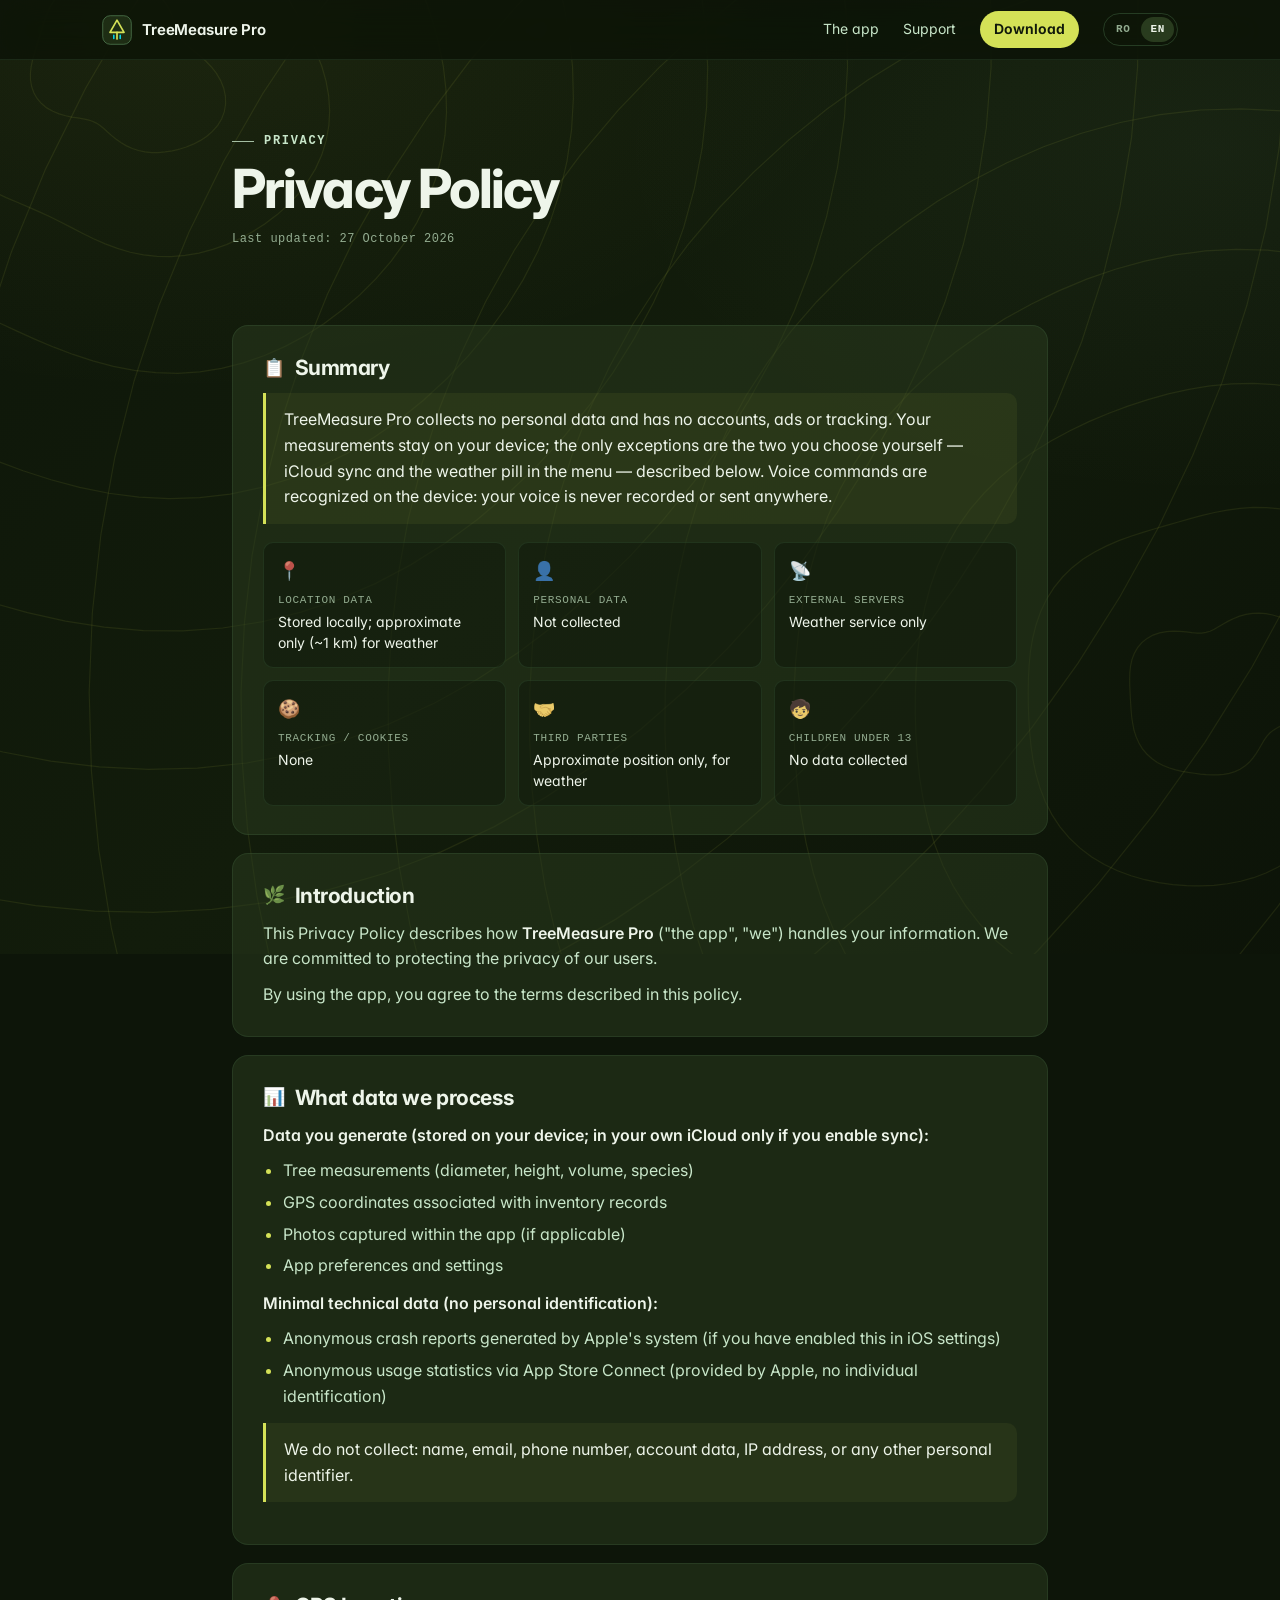
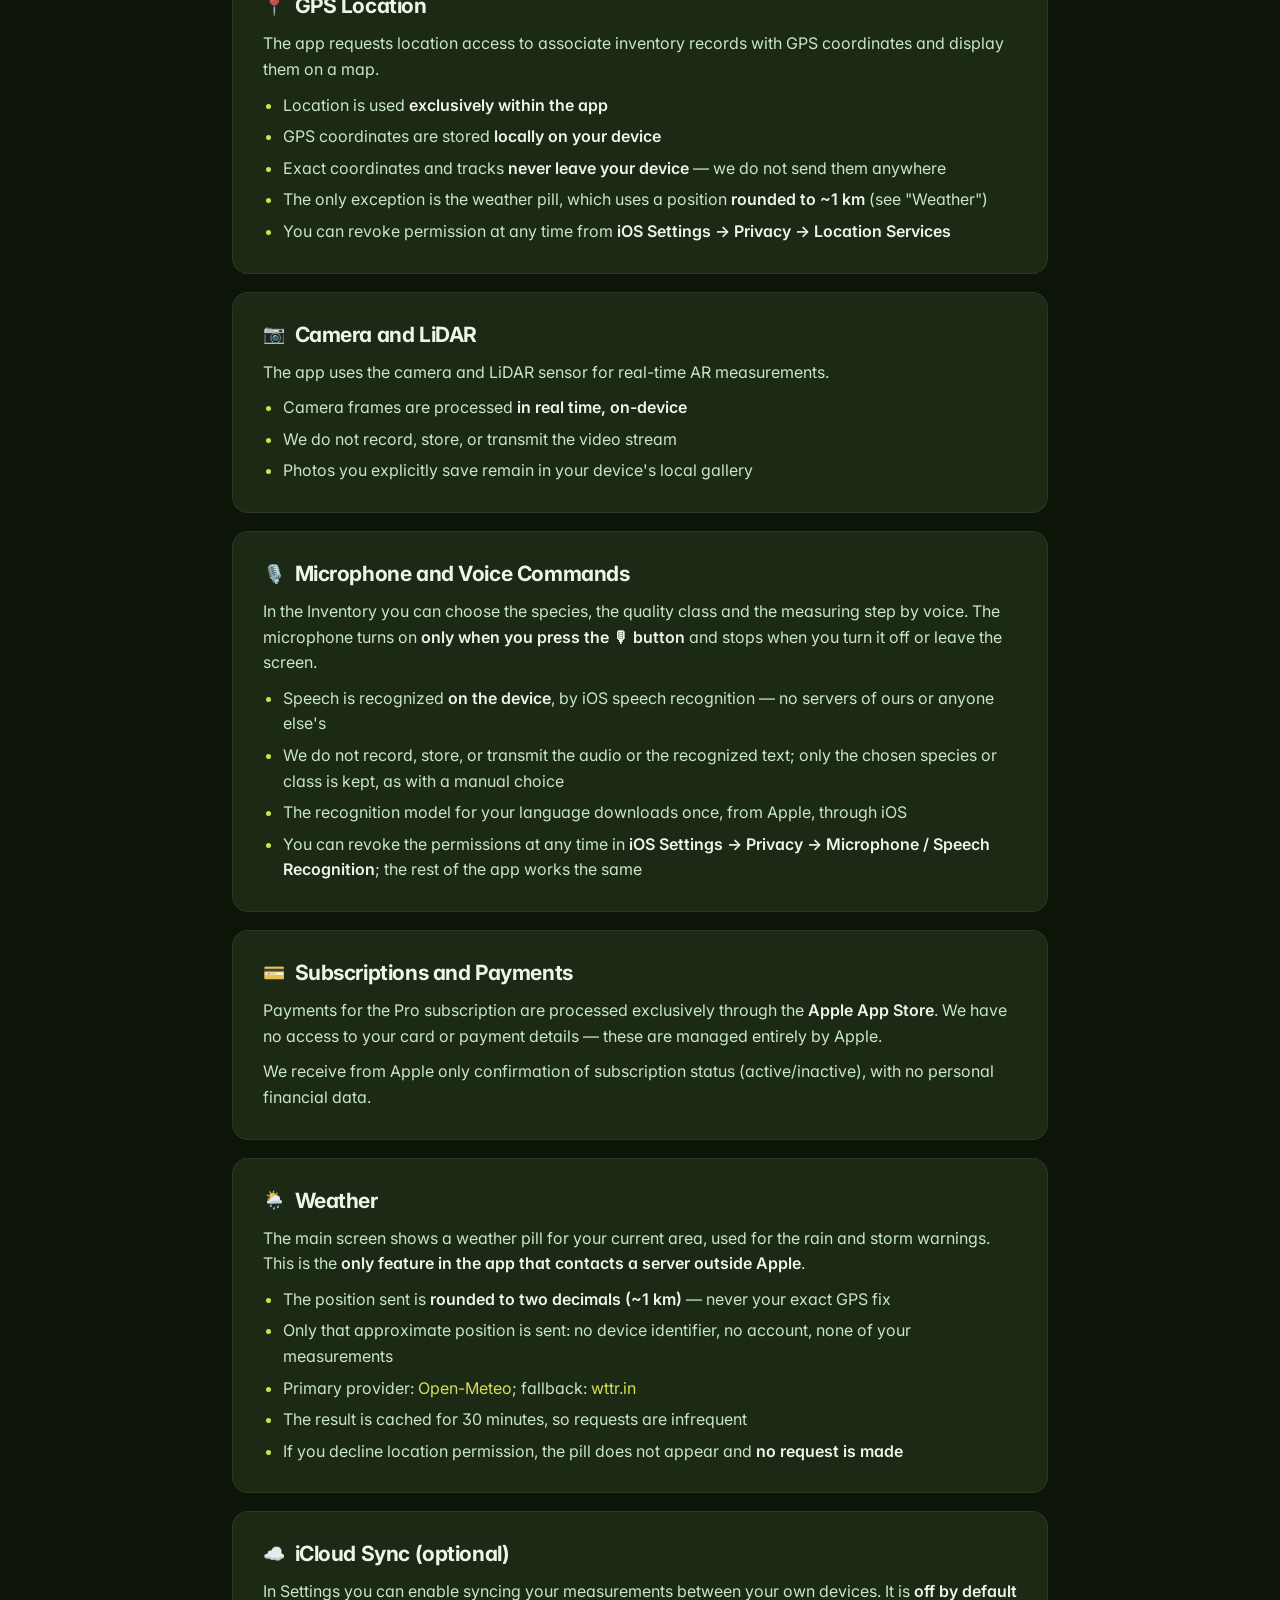
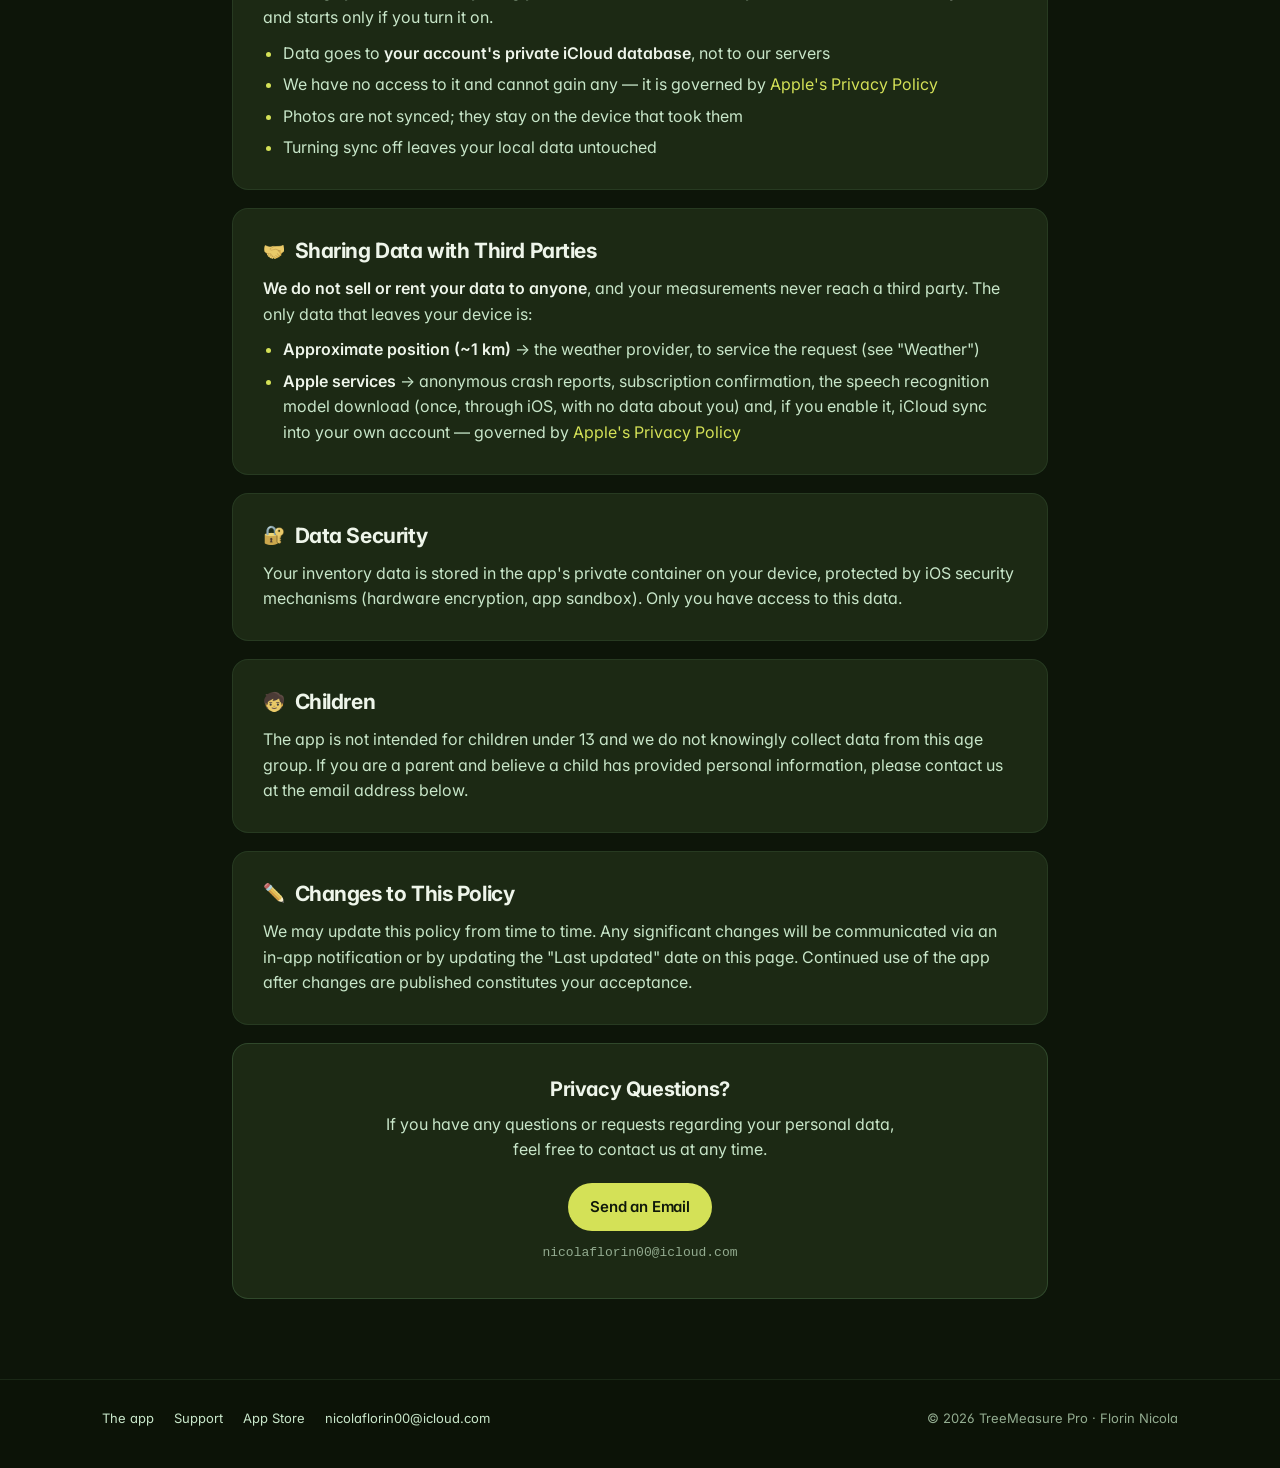
<file: privacy.html>
<!DOCTYPE html>
<html lang="ro"
      data-title-ro="TreeMeasure Pro – Politică de confidențialitate"
      data-title-en="TreeMeasure Pro – Privacy Policy">
<head>
<meta charset="UTF-8">
<meta name="viewport" content="width=device-width, initial-scale=1.0">
<title>TreeMeasure Pro – Politică de Confidențialitate / Privacy Policy</title>
<meta name="description" content="TreeMeasure Pro privacy policy: no accounts, no ads, no tracking. Measurements stay on your device; optional iCloud sync and an approximate position for weather.">
<meta name="theme-color" content="#0D1509">
<link rel="icon" href="assets/favicon.svg" type="image/svg+xml">
<link rel="preconnect" href="https://fonts.googleapis.com">
<link rel="preconnect" href="https://fonts.gstatic.com" crossorigin>
<link href="https://fonts.googleapis.com/css2?family=Inter:wght@400;500;600;700;800&amp;display=swap" rel="stylesheet">
<link rel="stylesheet" href="assets/site.css">
<script src="assets/site.js"></script>
</head>
<body>

<a class="skip-link" href="#main">Sari la conținut</a>

<header class="nav">
  <div class="container nav-inner">
    <a href="./" class="brand" aria-label="TreeMeasure Pro">
      <img class="brand-mark" src="assets/favicon.svg" alt="" width="30" height="30">
      TreeMeasure Pro
    </a>
    <nav class="nav-links" aria-label="Primary">
      <span class="lang-inline" data-lang="ro">
        <a href="./" class="hs">Aplicația</a>
        <a href="support.html" class="hs">Suport</a>
        <a href="https://apps.apple.com/ro/app/treemeasure-pro/id6760644907" class="nav-cta" target="_blank" rel="noopener">Descarcă</a>
      </span>
      <span class="lang-inline" data-lang="en">
        <a href="./" class="hs">The app</a>
        <a href="support.html" class="hs">Support</a>
        <a href="https://apps.apple.com/app/treemeasure-pro/id6760644907" class="nav-cta" target="_blank" rel="noopener">Download</a>
      </span>
      <div class="lang-toggle" role="group" aria-label="Limba / Language">
        <button type="button" data-set-lang="ro" aria-pressed="true">RO</button>
        <button type="button" data-set-lang="en" aria-pressed="false">EN</button>
      </div>
    </nav>
  </div>
</header>

<section class="doc-header">
  <div class="doc">
    <p class="eyebrow"><span data-lang="ro">Confidențialitate</span><span data-lang="en">Privacy</span></p>
    <h1 class="h-display"><span data-lang="ro">Politică de confidențialitate</span><span data-lang="en">Privacy Policy</span></h1>
    <p class="updated"><span data-lang="ro">Ultima actualizare: 27 octombrie 2026</span><span data-lang="en">Last updated: 27 October 2026</span></p>
  </div>
</section>

<!--
  Textul de mai jos e cel publicat pe 16 sept 2026, plus microfonul comenzilor vocale (27 oct 2026:
  secțiunea „Microfon și comenzi vocale”, o frază în rezumat, descărcarea modelului la serviciile Apple).
  El trebuie să spună același lucru ca PrivacyInfo.xcprivacy și chestionarul App Privacy din App Store
  Connect (vezi CLAUDE.md, „Invariante de livrare"). Comenzile vocale nu colectează nimic nou: vocea se
  recunoaște pe telefon și nu se înregistrează, deci chestionarul rămâne neschimbat.
-->
<main id="main" class="doc">

  <!-- ═══════════════ ROMÂNĂ ═══════════════ -->
  <div data-lang="ro" class="visible">

    <div class="section">
      <h2><span class="ico">📋</span>Rezumat</h2>
      <div class="highlight">
        TreeMeasure Pro nu colectează date personale și nu are conturi, reclame sau urmărire. Măsurătorile tale rămân pe dispozitiv; singurele excepții sunt cele două pe care le alegi tu — sincronizarea iCloud și pastila de vreme din meniu — descrise mai jos. Comenzile vocale sunt recunoscute pe dispozitiv: vocea ta nu se înregistrează și nu pleacă nicăieri.
      </div>
      <div class="summary-grid">
        <div class="summary-card">
          <div class="s-icon">📍</div>
          <div class="s-label">Date de localizare</div>
          <div class="s-value">Stocate local; doar aproximativ (~1 km) pentru vreme</div>
        </div>
        <div class="summary-card">
          <div class="s-icon">👤</div>
          <div class="s-label">Date personale</div>
          <div class="s-value">Nu sunt colectate</div>
        </div>
        <div class="summary-card">
          <div class="s-icon">📡</div>
          <div class="s-label">Servere externe</div>
          <div class="s-value">Doar serviciul de vreme</div>
        </div>
        <div class="summary-card">
          <div class="s-icon">🍪</div>
          <div class="s-label">Tracking / Cookies</div>
          <div class="s-value">Nu există</div>
        </div>
        <div class="summary-card">
          <div class="s-icon">🤝</div>
          <div class="s-label">Terțe părți</div>
          <div class="s-value">Doar poziția aproximativă, pentru vreme</div>
        </div>
        <div class="summary-card">
          <div class="s-icon">🧒</div>
          <div class="s-label">Copii sub 13 ani</div>
          <div class="s-value">Nu se colectează date</div>
        </div>
      </div>
    </div>

    <div class="section">
      <h2><span class="ico">🌿</span>Introducere</h2>
      <p>
        Această Politică de Confidențialitate descrie modul în care aplicația <strong>TreeMeasure Pro</strong>
        ("aplicația", "noi") tratează informațiile tale. Ne angajăm să protejăm confidențialitatea
        utilizatorilor noștri.
      </p>
      <p>
        Prin utilizarea aplicației, ești de acord cu termenii descriși în această politică.
      </p>
    </div>

    <div class="section">
      <h2><span class="ico">📊</span>Ce date procesăm</h2>
      <p><strong>Date generate de tine (stocate pe dispozitiv; în iCloud-ul tău doar dacă activezi sincronizarea):</strong></p>
      <ul>
        <li>Măsurători de arbori (diametru, înălțime, volum, specie)</li>
        <li>Coordonate GPS asociate înregistrărilor de inventar</li>
        <li>Fotografii capturate în aplicație (dacă este cazul)</li>
        <li>Preferințe și setări ale aplicației</li>
      </ul>
      <p style="margin-top:12px"><strong>Date tehnice minime (fără identificare personală):</strong></p>
      <ul>
        <li>Rapoarte de erori anonime generate de sistemul Apple (dacă ai activat această opțiune în iOS)</li>
        <li>Statistici anonime de utilizare prin App Store Connect (furnizate de Apple, fără identificare individuală)</li>
      </ul>
      <div class="highlight">
        Nu colectăm: nume, email, număr de telefon, date de cont, adresă IP sau orice alt identificator personal.
      </div>
    </div>

    <div class="section">
      <h2><span class="ico">📍</span>Localizare GPS</h2>
      <p>
        Aplicația solicită acces la localizare pentru a asocia înregistrările de inventar cu coordonate GPS
        și pentru a le afișa pe hartă.
      </p>
      <ul>
        <li>Localizarea este utilizată <strong>exclusiv în interiorul aplicației</strong></li>
        <li>Coordonatele GPS sunt stocate <strong>local pe dispozitivul tău</strong></li>
        <li>Coordonatele exacte și traseele <strong>nu părăsesc dispozitivul</strong> — nu le trimitem nicăieri</li>
        <li>Singura excepție e pastila de vreme, care folosește o poziție <strong>rotunjită la ~1 km</strong> (vezi secțiunea „Vremea")</li>
        <li>Poți revoca permisiunea oricând din <strong>Setări iOS → Confidențialitate → Localizare</strong></li>
      </ul>
    </div>

    <div class="section">
      <h2><span class="ico">📷</span>Cameră și LiDAR</h2>
      <p>
        Aplicația folosește camera și senzorul LiDAR pentru măsurători AR în timp real.
      </p>
      <ul>
        <li>Imaginile camerei sunt procesate <strong>în timp real, pe dispozitiv</strong></li>
        <li>Nu înregistrăm, nu stocăm și nu transmitem fluxul video</li>
        <li>Fotografiile salvate explicit de tine rămân în galeria locală a dispozitivului</li>
      </ul>
    </div>

    <div class="section">
      <h2><span class="ico">🎙️</span>Microfon și comenzi vocale</h2>
      <p>
        În Inventar poți alege specia, clasa de calitate și pasul de măsurare cu vocea. Microfonul pornește
        <strong>doar când apeși butonul 🎙</strong> și se oprește când îl oprești tu sau când ieși din ecran.
      </p>
      <ul>
        <li>Vorbirea este recunoscută <strong>pe dispozitiv</strong>, de recunoașterea vocală a iOS — fără serverele noastre sau ale altcuiva</li>
        <li>Nu înregistrăm, nu stocăm și nu transmitem sunetul sau textul recunoscut; se păstrează doar specia sau clasa aleasă, ca la o alegere manuală</li>
        <li>Modelul de recunoaștere pentru limba ta se descarcă o singură dată, de la Apple, prin iOS</li>
        <li>Poți revoca permisiunile oricând din <strong>Setări iOS → Confidențialitate → Microfon / Recunoaștere vocală</strong>; restul aplicației funcționează la fel</li>
      </ul>
    </div>

    <div class="section">
      <h2><span class="ico">💳</span>Abonamente și plăți</h2>
      <p>
        Plățile pentru abonamentul Pro sunt procesate exclusiv prin <strong>Apple App Store</strong>.
        Nu avem acces la datele tale de card sau de plată — acestea sunt gestionate în totalitate de Apple.
      </p>
      <p>
        Primim de la Apple doar confirmarea stării abonamentului (activ/inactiv), fără date financiare personale.
      </p>
    </div>

    <div class="section">
      <h2><span class="ico">🌦️</span>Vremea</h2>
      <p>
        Ecranul principal afișează o pastilă cu vremea de la locul în care te afli, folosită pentru
        avertizările de ploaie și furtună. Aceasta este <strong>singura funcție a aplicației care
        contactează un server din afara Apple</strong>.
      </p>
      <ul>
        <li>Poziția trimisă este <strong>rotunjită la două zecimale (~1 km)</strong> — niciodată fix-ul GPS exact</li>
        <li>Se trimite doar poziția aproximativă: fără identificator de dispozitiv, fără cont, fără măsurătorile tale</li>
        <li>Furnizor principal: <a href="https://open-meteo.com/en/terms" style="color:var(--green-mid)">Open-Meteo</a>; rezervă: <a href="https://wttr.in" style="color:var(--green-mid)">wttr.in</a></li>
        <li>Rezultatul e păstrat în memorie 30 de minute, deci cererile sunt rare</li>
        <li>Dacă refuzi permisiunea de localizare, pastila nu apare și <strong>nu se face nicio cerere</strong></li>
      </ul>
    </div>

    <div class="section">
      <h2><span class="ico">☁️</span>Sincronizare iCloud (opțională)</h2>
      <p>
        În Setări poți activa sincronizarea măsurătorilor între dispozitivele tale. Este
        <strong>dezactivată implicit</strong> și pornește doar dacă o ceri tu.
      </p>
      <ul>
        <li>Datele merg în <strong>baza privată iCloud a contului tău</strong>, nu pe serverele noastre</li>
        <li>Nu avem și nu putem avea acces la conținutul ei — este guvernată de <a href="https://www.apple.com/legal/privacy/" style="color:var(--green-mid)">Politica de Confidențialitate Apple</a></li>
        <li>Fotografiile nu se sincronizează; rămân pe dispozitivul pe care au fost făcute</li>
        <li>Oprirea sincronizării lasă datele locale neatinse</li>
      </ul>
    </div>

    <div class="section">
      <h2><span class="ico">🤝</span>Partajarea datelor cu terțe părți</h2>
      <p>
        <strong>Nu vindem și nu închiriem datele tale nimănui</strong>, iar măsurătorile tale nu ajung
        la nicio terță parte. Singurele date care părăsesc dispozitivul sunt:
      </p>
      <ul>
        <li><strong>Poziția aproximativă (~1 km)</strong> → furnizorul de vreme, pentru a răspunde cererii (vezi „Vremea")</li>
        <li><strong>Serviciile Apple</strong> → rapoarte de erori anonime, confirmarea abonamentului, descărcarea modelului de recunoaștere vocală (o singură dată, prin iOS, fără date despre tine) și, dacă o activezi, sincronizarea iCloud în contul tău — reglementate de <a href="https://www.apple.com/legal/privacy/" style="color:var(--green-mid)">Politica de Confidențialitate Apple</a></li>
      </ul>
      <p>
      </p>
    </div>

    <div class="section">
      <h2><span class="ico">🔐</span>Securitatea datelor</h2>
      <p>
        Datele tale de inventar sunt stocate în containerul privat al aplicației pe dispozitivul tău,
        protejat de mecanismele de securitate ale iOS (criptare hardware, sandbox de aplicație).
        Numai tu ai acces la aceste date.
      </p>
    </div>

    <div class="section">
      <h2><span class="ico">🧒</span>Copii</h2>
      <p>
        Aplicația nu este destinată copiilor sub 13 ani și nu colectăm cu bună știință date de la
        această categorie de vârstă. Dacă ești părinte și crezi că un copil a furnizat informații
        personale, contactează-ne la adresa de email de mai jos.
      </p>
    </div>

    <div class="section">
      <h2><span class="ico">✏️</span>Modificări ale politicii</h2>
      <p>
        Putem actualiza această politică periodic. Orice modificare semnificativă va fi comunicată
        printr-o notificare în aplicație sau prin actualizarea datei "Ultima actualizare" din această pagină.
        Continuarea utilizării aplicației după publicarea modificărilor constituie acceptul tău.
      </p>
    </div>

    <div class="contact-box">
      <h2 style="font-size:20px; font-weight:700; margin-bottom:12px;">Întrebări despre confidențialitate?</h2>
      <p>Dacă ai întrebări sau solicitări legate de datele tale personale, ne poți contacta oricând.</p>
      <a class="btn" href="mailto:nicolaflorin00@icloud.com?subject=TreeMeasure%20Pro%20-%20Confidentialitate">Trimite un email</a>
      <div class="email-text">nicolaflorin00@icloud.com</div>
    </div>

  </div><!-- /ro -->


  <!-- ═══════════════ ENGLISH ═══════════════ -->
  <div data-lang="en">

    <div class="section">
      <h2><span class="ico">📋</span>Summary</h2>
      <div class="highlight">
        TreeMeasure Pro collects no personal data and has no accounts, ads or tracking. Your measurements stay on your device; the only exceptions are the two you choose yourself — iCloud sync and the weather pill in the menu — described below. Voice commands are recognized on the device: your voice is never recorded or sent anywhere.
      </div>
      <div class="summary-grid">
        <div class="summary-card">
          <div class="s-icon">📍</div>
          <div class="s-label">Location data</div>
          <div class="s-value">Stored locally; approximate only (~1 km) for weather</div>
        </div>
        <div class="summary-card">
          <div class="s-icon">👤</div>
          <div class="s-label">Personal data</div>
          <div class="s-value">Not collected</div>
        </div>
        <div class="summary-card">
          <div class="s-icon">📡</div>
          <div class="s-label">External servers</div>
          <div class="s-value">Weather service only</div>
        </div>
        <div class="summary-card">
          <div class="s-icon">🍪</div>
          <div class="s-label">Tracking / Cookies</div>
          <div class="s-value">None</div>
        </div>
        <div class="summary-card">
          <div class="s-icon">🤝</div>
          <div class="s-label">Third parties</div>
          <div class="s-value">Approximate position only, for weather</div>
        </div>
        <div class="summary-card">
          <div class="s-icon">🧒</div>
          <div class="s-label">Children under 13</div>
          <div class="s-value">No data collected</div>
        </div>
      </div>
    </div>

    <div class="section">
      <h2><span class="ico">🌿</span>Introduction</h2>
      <p>
        This Privacy Policy describes how <strong>TreeMeasure Pro</strong> ("the app", "we") handles
        your information. We are committed to protecting the privacy of our users.
      </p>
      <p>
        By using the app, you agree to the terms described in this policy.
      </p>
    </div>

    <div class="section">
      <h2><span class="ico">📊</span>What data we process</h2>
      <p><strong>Data you generate (stored on your device; in your own iCloud only if you enable sync):</strong></p>
      <ul>
        <li>Tree measurements (diameter, height, volume, species)</li>
        <li>GPS coordinates associated with inventory records</li>
        <li>Photos captured within the app (if applicable)</li>
        <li>App preferences and settings</li>
      </ul>
      <p style="margin-top:12px"><strong>Minimal technical data (no personal identification):</strong></p>
      <ul>
        <li>Anonymous crash reports generated by Apple's system (if you have enabled this in iOS settings)</li>
        <li>Anonymous usage statistics via App Store Connect (provided by Apple, no individual identification)</li>
      </ul>
      <div class="highlight">
        We do not collect: name, email, phone number, account data, IP address, or any other personal identifier.
      </div>
    </div>

    <div class="section">
      <h2><span class="ico">📍</span>GPS Location</h2>
      <p>
        The app requests location access to associate inventory records with GPS coordinates
        and display them on a map.
      </p>
      <ul>
        <li>Location is used <strong>exclusively within the app</strong></li>
        <li>GPS coordinates are stored <strong>locally on your device</strong></li>
        <li>Exact coordinates and tracks <strong>never leave your device</strong> — we do not send them anywhere</li>
        <li>The only exception is the weather pill, which uses a position <strong>rounded to ~1 km</strong> (see "Weather")</li>
        <li>You can revoke permission at any time from <strong>iOS Settings → Privacy → Location Services</strong></li>
      </ul>
    </div>

    <div class="section">
      <h2><span class="ico">📷</span>Camera and LiDAR</h2>
      <p>
        The app uses the camera and LiDAR sensor for real-time AR measurements.
      </p>
      <ul>
        <li>Camera frames are processed <strong>in real time, on-device</strong></li>
        <li>We do not record, store, or transmit the video stream</li>
        <li>Photos you explicitly save remain in your device's local gallery</li>
      </ul>
    </div>

    <div class="section">
      <h2><span class="ico">🎙️</span>Microphone and Voice Commands</h2>
      <p>
        In the Inventory you can choose the species, the quality class and the measuring step by voice. The
        microphone turns on <strong>only when you press the 🎙 button</strong> and stops when you turn it off or leave the screen.
      </p>
      <ul>
        <li>Speech is recognized <strong>on the device</strong>, by iOS speech recognition — no servers of ours or anyone else's</li>
        <li>We do not record, store, or transmit the audio or the recognized text; only the chosen species or class is kept, as with a manual choice</li>
        <li>The recognition model for your language downloads once, from Apple, through iOS</li>
        <li>You can revoke the permissions at any time in <strong>iOS Settings → Privacy → Microphone / Speech Recognition</strong>; the rest of the app works the same</li>
      </ul>
    </div>

    <div class="section">
      <h2><span class="ico">💳</span>Subscriptions and Payments</h2>
      <p>
        Payments for the Pro subscription are processed exclusively through the <strong>Apple App Store</strong>.
        We have no access to your card or payment details — these are managed entirely by Apple.
      </p>
      <p>
        We receive from Apple only confirmation of subscription status (active/inactive), with no personal financial data.
      </p>
    </div>

    <div class="section">
      <h2><span class="ico">🌦️</span>Weather</h2>
      <p>
        The main screen shows a weather pill for your current area, used for the rain and storm
        warnings. This is the <strong>only feature in the app that contacts a server outside Apple</strong>.
      </p>
      <ul>
        <li>The position sent is <strong>rounded to two decimals (~1 km)</strong> — never your exact GPS fix</li>
        <li>Only that approximate position is sent: no device identifier, no account, none of your measurements</li>
        <li>Primary provider: <a href="https://open-meteo.com/en/terms" style="color:var(--green-mid)">Open-Meteo</a>; fallback: <a href="https://wttr.in" style="color:var(--green-mid)">wttr.in</a></li>
        <li>The result is cached for 30 minutes, so requests are infrequent</li>
        <li>If you decline location permission, the pill does not appear and <strong>no request is made</strong></li>
      </ul>
    </div>

    <div class="section">
      <h2><span class="ico">☁️</span>iCloud Sync (optional)</h2>
      <p>
        In Settings you can enable syncing your measurements between your own devices. It is
        <strong>off by default</strong> and starts only if you turn it on.
      </p>
      <ul>
        <li>Data goes to <strong>your account's private iCloud database</strong>, not to our servers</li>
        <li>We have no access to it and cannot gain any — it is governed by <a href="https://www.apple.com/legal/privacy/" style="color:var(--green-mid)">Apple's Privacy Policy</a></li>
        <li>Photos are not synced; they stay on the device that took them</li>
        <li>Turning sync off leaves your local data untouched</li>
      </ul>
    </div>

    <div class="section">
      <h2><span class="ico">🤝</span>Sharing Data with Third Parties</h2>
      <p>
        <strong>We do not sell or rent your data to anyone</strong>, and your measurements never reach
        a third party. The only data that leaves your device is:
      </p>
      <ul>
        <li><strong>Approximate position (~1 km)</strong> → the weather provider, to service the request (see "Weather")</li>
        <li><strong>Apple services</strong> → anonymous crash reports, subscription confirmation, the speech recognition model download (once, through iOS, with no data about you) and, if you enable it, iCloud sync into your own account — governed by <a href="https://www.apple.com/legal/privacy/" style="color:var(--green-mid)">Apple's Privacy Policy</a></li>
      </ul>
      <p>
      </p>
    </div>

    <div class="section">
      <h2><span class="ico">🔐</span>Data Security</h2>
      <p>
        Your inventory data is stored in the app's private container on your device,
        protected by iOS security mechanisms (hardware encryption, app sandbox).
        Only you have access to this data.
      </p>
    </div>

    <div class="section">
      <h2><span class="ico">🧒</span>Children</h2>
      <p>
        The app is not intended for children under 13 and we do not knowingly collect
        data from this age group. If you are a parent and believe a child has provided
        personal information, please contact us at the email address below.
      </p>
    </div>

    <div class="section">
      <h2><span class="ico">✏️</span>Changes to This Policy</h2>
      <p>
        We may update this policy from time to time. Any significant changes will be communicated
        via an in-app notification or by updating the "Last updated" date on this page.
        Continued use of the app after changes are published constitutes your acceptance.
      </p>
    </div>

    <div class="contact-box">
      <h2 style="font-size:20px; font-weight:700; margin-bottom:12px;">Privacy Questions?</h2>
      <p>If you have any questions or requests regarding your personal data, feel free to contact us at any time.</p>
      <a class="btn" href="mailto:nicolaflorin00@icloud.com?subject=TreeMeasure%20Pro%20-%20Privacy">Send an Email</a>
      <div class="email-text">nicolaflorin00@icloud.com</div>
    </div>

  </div><!-- /en -->

</main>

<footer class="footer">
  <div class="container footer-inner">
    <div class="footer-links">
      <a href="./"><span data-lang="ro">Aplicația</span><span data-lang="en">The app</span></a>
      <a href="support.html"><span data-lang="ro">Suport</span><span data-lang="en">Support</span></a>
      <a href="https://apps.apple.com/app/treemeasure-pro/id6760644907" target="_blank" rel="noopener">App Store</a>
      <a href="mailto:nicolaflorin00@icloud.com">nicolaflorin00@icloud.com</a>
    </div>
    <div>© <span data-year>2026</span> TreeMeasure Pro · Florin Nicola</div>
  </div>
</footer>

</body>
</html>
</file>
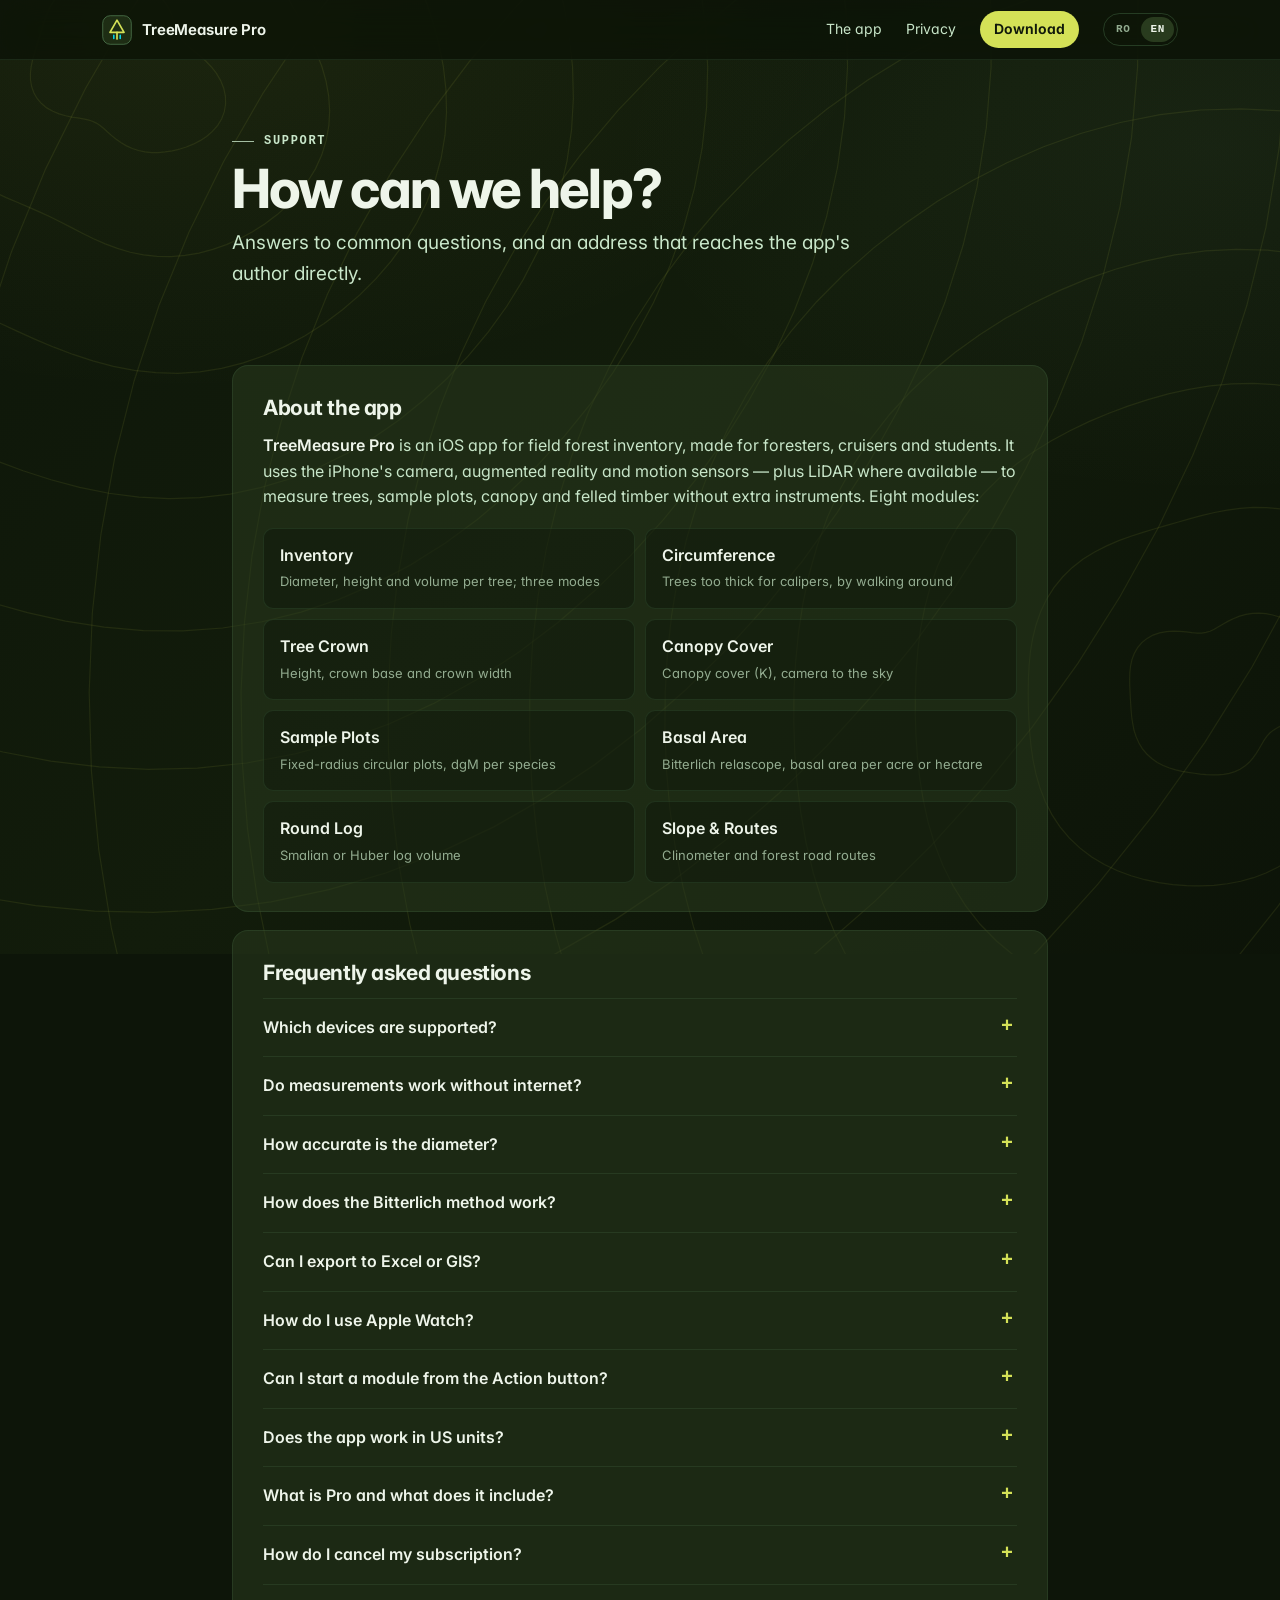
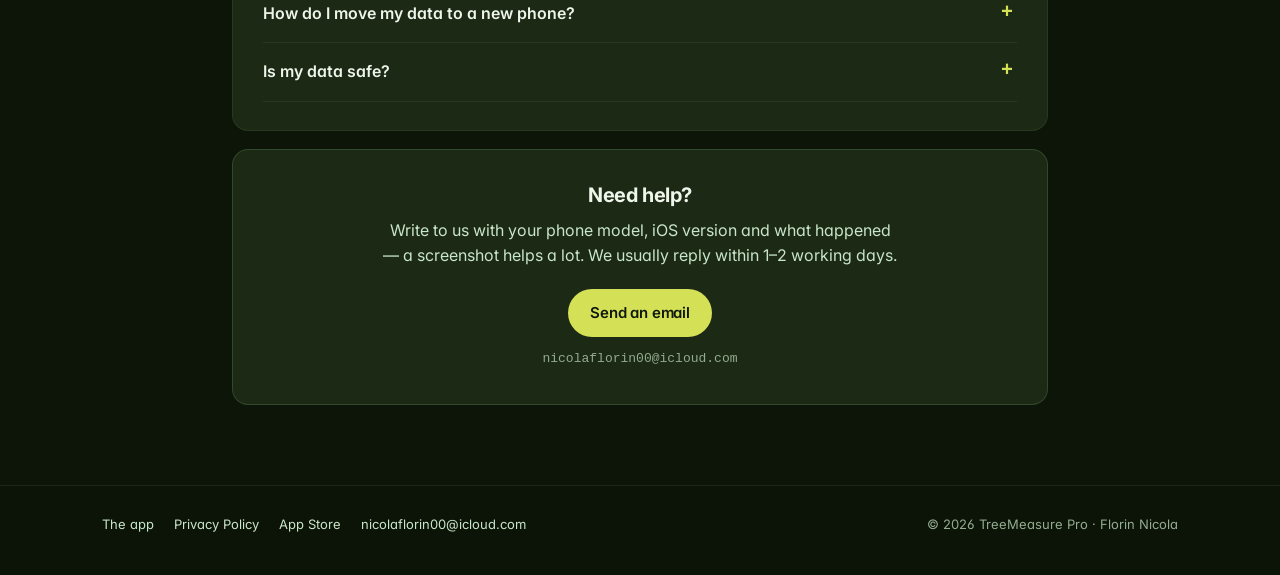
<file: support.html>
<!DOCTYPE html>
<html lang="ro"
      data-title-ro="TreeMeasure Pro – Suport"
      data-title-en="TreeMeasure Pro – Support">
<head>
<meta charset="UTF-8">
<meta name="viewport" content="width=device-width, initial-scale=1.0">
<title>TreeMeasure Pro – Suport / Support</title>
<meta name="description" content="TreeMeasure Pro support: compatibility, offline use, accuracy checks, Bitterlich, exports, subscription and data.">
<meta name="theme-color" content="#0D1509">
<link rel="icon" href="assets/favicon.svg" type="image/svg+xml">
<link rel="preconnect" href="https://fonts.googleapis.com">
<link rel="preconnect" href="https://fonts.gstatic.com" crossorigin>
<link href="https://fonts.googleapis.com/css2?family=Inter:wght@400;500;600;700;800&amp;display=swap" rel="stylesheet">
<link rel="stylesheet" href="assets/site.css">
<script src="assets/site.js"></script>
</head>
<body>

<a class="skip-link" href="#main">Sari la conținut</a>

<header class="nav">
  <div class="container nav-inner">
    <a href="./" class="brand" aria-label="TreeMeasure Pro">
      <img class="brand-mark" src="assets/favicon.svg" alt="" width="30" height="30">
      TreeMeasure Pro
    </a>
    <nav class="nav-links" aria-label="Primary">
      <span class="lang-inline" data-lang="ro">
        <a href="./" class="hs">Aplicația</a>
        <a href="privacy.html" class="hs">Confidențialitate</a>
        <a href="https://apps.apple.com/ro/app/treemeasure-pro/id6760644907" class="nav-cta" target="_blank" rel="noopener">Descarcă</a>
      </span>
      <span class="lang-inline" data-lang="en">
        <a href="./" class="hs">The app</a>
        <a href="privacy.html" class="hs">Privacy</a>
        <a href="https://apps.apple.com/app/treemeasure-pro/id6760644907" class="nav-cta" target="_blank" rel="noopener">Download</a>
      </span>
      <div class="lang-toggle" role="group" aria-label="Limba / Language">
        <button type="button" data-set-lang="ro" aria-pressed="true">RO</button>
        <button type="button" data-set-lang="en" aria-pressed="false">EN</button>
      </div>
    </nav>
  </div>
</header>

<section class="doc-header">
  <div class="doc">
    <p class="eyebrow"><span data-lang="ro">Suport</span><span data-lang="en">Support</span></p>
    <h1 class="h-display"><span data-lang="ro">Cum te putem ajuta?</span><span data-lang="en">How can we help?</span></h1>
    <p class="lead"><span data-lang="ro">Răspunsuri la întrebările frecvente și o adresă la care scrii direct autorului aplicației.</span><span data-lang="en">Answers to common questions, and an address that reaches the app's author directly.</span></p>
  </div>
</section>

<main id="main" class="doc">

  <!-- ═══════════════ ROMÂNĂ ═══════════════ -->
  <div data-lang="ro">

    <div class="section">
      <h2>Despre aplicație</h2>
      <p>
        <strong>TreeMeasure Pro</strong> este o aplicație iOS pentru inventar forestier pe teren, făcută pentru
        silvicultori, evaluatori și studenți. Folosește camera, realitatea augmentată și senzorii de mișcare
        ai iPhone-ului — plus LiDAR, unde există — ca să măsoare arbori, piețe de probă, coronament și lemn
        doborât, fără alte instrumente. Opt module:
      </p>
      <div class="features">
        <div class="feature-card"><p>Inventar</p><small>Diametru, înălțime și volum pe arbore; trei moduri</small></div>
        <div class="feature-card"><p>Circumferință</p><small>Arbori prea groși pentru calipere, prin înconjurare</small></div>
        <div class="feature-card"><p>Coroana arborelui</p><small>Înălțime, baza și lățimea coroanei</small></div>
        <div class="feature-card"><p>Consistență</p><small>Gradul de acoperire (K), cu camera spre cer</small></div>
        <div class="feature-card"><p>Piețe de probă</p><small>Piețe circulare cu rază fixă, dgM pe specie</small></div>
        <div class="feature-card"><p>Suprafața de bază</p><small>Relascop Bitterlich, G la hectar</small></div>
        <div class="feature-card"><p>Buștean</p><small>Cubaj Smalian sau Huber</small></div>
        <div class="feature-card"><p>Pantă și trasee</p><small>Clinometru și trasee de drumuri forestiere</small></div>
      </div>
    </div>

    <div class="section">
      <h2>Întrebări frecvente</h2>

      <details>
        <summary>Ce dispozitive sunt compatibile?</summary>
        <p>iPhone și iPad cu iOS 26 sau mai nou, folosite în portret. LiDAR nu este necesar: diametrul se
        detectează automat din imaginea camerei pe orice iPhone, iar pe modelele cu LiDAR (iPhone Pro,
        iPad Pro) se citește direct din adâncime. Aplicația pentru Apple Watch e opțională și cere watchOS 11
        sau mai nou.</p>
      </details>

      <details>
        <summary>Măsurătorile funcționează fără internet?</summary>
        <p>Da. Măsurătorile, calculele și exporturile (PDF, CSV, GeoJSON) rulează pe dispozitiv, fără
        conexiune. Internetul e folosit doar de pastila de vreme din meniu și, dacă o activezi, de
        sincronizarea iCloud.</p>
      </details>

      <details>
        <summary>Cât de precis este diametrul?</summary>
        <p>Depinde de distanță, de lumină și de scoarță, de aceea nu indicăm o cifră fixă — o cifră de
        laborator ar spune puțin despre arboretul tău. Recomandarea noastră: măsoară câțiva arbori și cu
        clupa și compară. Dacă apare o abatere constantă, o corectezi din <strong>Setări → Factor de
        corecție diametru</strong>.</p>
        <p>Pentru citiri bune: măsoară de la cel mult ~5 m și ține telefonul nemișcat când marchezi arborele.
        Aplicația refuză tap-ul cât timp distanța nu e stabilă, tocmai ca să nu salveze o valoare greșită.</p>
      </details>

      <details>
        <summary>Cum funcționează metoda Bitterlich?</summary>
        <p>Aplicația desenează pe ecran deschiderea unui relascop, calibrată pe lungimea brațului tău. Ții
        telefonul la distanța brațului, te rotești în jurul punctului de probă și numeri arborii mai lați
        decât deschiderea; numărul se transformă în suprafață de bază la hectar. Factori disponibili:
        BAF 2 și 4 m²/ha sau 10, 20 și 40 ft²/ac.</p>
      </details>

      <details>
        <summary>Pot exporta datele în Excel sau în GIS?</summary>
        <p>Da. CSV pentru Excel și Numbers, în unitățile alese; GeoJSON pentru QGIS și QField; raport PDF
        pentru arhivă sau predare. Fiecare înregistrare poartă specia, dimensiunile, volumul unde e cazul,
        coordonatele GPS și precizia lor.</p>
      </details>

      <details>
        <summary>Cum folosesc Apple Watch?</summary>
        <p>Deschide un modul pe telefon, apoi ridică încheietura: ceasul arată pasul următor și distanța.
        Double Tap (Series 9 / Ultra 2 sau mai nou) sau o răsucire a încheieturii (orice model) apasă
        butonul de pe ecran — marchează, ochește sau salvează. Răsucirea se poate opri din aplicația de pe
        ceas.</p>
      </details>

      <details>
        <summary>Pot porni un modul direct, de pe butonul de acțiune?</summary>
        <p>Da. Fiecare modul are o scurtătură în aplicația Comenzi rapide și poate fi pornit cu Siri; o
        scurtătură se poate lega de butonul de acțiune al iPhone-ului.</p>
      </details>

      <details>
        <summary>Aplicația lucrează în unități imperiale?</summary>
        <p>Da. În Setări alegi sistemul metric sau SUA: in, ft, ft³, BAF în ft²/ac și piețe în fracțiuni de
        acru. La prima pornire, sistemul se alege după regiunea telefonului.</p>
      </details>

      <details>
        <summary>Ce este abonamentul Pro și ce include?</summary>
        <p>Versiunea gratuită include toate modulele, cu 10 măsurători pe fiecare modul. Abonamentul Pro
        elimină limita. Istoricul, harta și exporturile sunt disponibile în ambele variante.</p>
      </details>

      <details>
        <summary>Cum anulez abonamentul?</summary>
        <p>Din Setări iOS → numele tău → Abonamente. Poți anula oricând; accesul rămâne activ până la
        sfârșitul perioadei plătite.</p>
      </details>

      <details>
        <summary>Cum îmi mut datele pe alt telefon?</summary>
        <p>Din <strong>Backup</strong>: salvezi o copie a bazei unde vrei și o restaurezi pe telefonul nou.
        Sau prin sincronizarea iCloud, dacă o activezi pe ambele dispozitive. Fotografiile nu se
        sincronizează prin iCloud; rămân pe dispozitivul pe care au fost făcute.</p>
      </details>

      <details>
        <summary>Datele mele sunt în siguranță?</summary>
        <p>Măsurătorile stau în spațiul privat al aplicației, pe dispozitivul tău. Nu există conturi și nu
        primim datele tale. Dacă activezi sincronizarea iCloud, ele merg în baza privată iCloud a contului
        tău, nu la noi. Singurul lucru trimis pe internet este o poziție aproximativă (~1 km), pentru vreme.
        Detalii în <a href="privacy.html">Politica de confidențialitate</a>.</p>
      </details>
    </div>

    <div class="contact-box">
      <h2 style="font-size:20px; font-weight:700; margin-bottom:12px;">Ai nevoie de ajutor?</h2>
      <p>Scrie-ne cu modelul telefonului, versiunea iOS și ce s-a întâmplat — o captură de ecran ajută mult.
      Răspundem de obicei în 1–2 zile lucrătoare.</p>
      <a class="btn" href="mailto:nicolaflorin00@icloud.com?subject=TreeMeasure%20Pro%20-%20Suport">Trimite un email</a>
      <div class="email-text">nicolaflorin00@icloud.com</div>
    </div>

  </div><!-- /ro -->


  <!-- ═══════════════ ENGLISH ═══════════════ -->
  <div data-lang="en">

    <div class="section">
      <h2>About the app</h2>
      <p>
        <strong>TreeMeasure Pro</strong> is an iOS app for field forest inventory, made for foresters, cruisers
        and students. It uses the iPhone's camera, augmented reality and motion sensors — plus LiDAR where
        available — to measure trees, sample plots, canopy and felled timber without extra instruments.
        Eight modules:
      </p>
      <div class="features">
        <div class="feature-card"><p>Inventory</p><small>Diameter, height and volume per tree; three modes</small></div>
        <div class="feature-card"><p>Circumference</p><small>Trees too thick for calipers, by walking around</small></div>
        <div class="feature-card"><p>Tree Crown</p><small>Height, crown base and crown width</small></div>
        <div class="feature-card"><p>Canopy Cover</p><small>Canopy cover (K), camera to the sky</small></div>
        <div class="feature-card"><p>Sample Plots</p><small>Fixed-radius circular plots, dgM per species</small></div>
        <div class="feature-card"><p>Basal Area</p><small>Bitterlich relascope, basal area per acre or hectare</small></div>
        <div class="feature-card"><p>Round Log</p><small>Smalian or Huber log volume</small></div>
        <div class="feature-card"><p>Slope &amp; Routes</p><small>Clinometer and forest road routes</small></div>
      </div>
    </div>

    <div class="section">
      <h2>Frequently asked questions</h2>

      <details>
        <summary>Which devices are supported?</summary>
        <p>iPhone and iPad with iOS 26 or later, used in portrait. LiDAR is not required: the diameter is
        detected automatically from the camera image on any iPhone, and on LiDAR models (iPhone Pro,
        iPad Pro) it is read straight from depth. The Apple Watch app is optional and needs watchOS 11 or
        later.</p>
      </details>

      <details>
        <summary>Do measurements work without internet?</summary>
        <p>Yes. Measurements, calculations and exports (PDF, CSV, GeoJSON) run on the device with no
        connection. The internet is used only by the weather pill in the menu and, if you turn it on, by
        iCloud sync.</p>
      </details>

      <details>
        <summary>How accurate is the diameter?</summary>
        <p>It depends on distance, light and bark, which is why we don't quote a single number — a lab
        figure would say little about your stand. Our advice: measure a few trees with a caliper as well and
        compare. If you see a consistent offset, correct it in <strong>Settings → Diameter Correction
        Factor</strong>.</p>
        <p>For good readings, measure from no more than ~5 m (16 ft) and hold the phone still when you mark
        the tree. The app refuses the tap while distance isn't stable, precisely so it won't save a wrong
        value.</p>
      </details>

      <details>
        <summary>How does the Bitterlich method work?</summary>
        <p>The app draws a relascope opening on screen, calibrated to your arm length. Hold the phone at
        arm's length, turn around the sample point and count the trees wider than the opening; the count is
        converted to basal area. Available factors: BAF 10, 20 and 40 ft²/ac or 2 and 4 m²/ha.</p>
      </details>

      <details>
        <summary>Can I export to Excel or GIS?</summary>
        <p>Yes. CSV for Excel and Numbers, in your chosen units; GeoJSON for QGIS and QField; a PDF report for
        archiving or hand-over. Every record carries species, dimensions, volume where applicable, GPS
        coordinates and their accuracy.</p>
      </details>

      <details>
        <summary>How do I use Apple Watch?</summary>
        <p>Open a module on the phone, then raise your wrist: the watch shows the next step and the distance.
        Double Tap (Series 9 / Ultra 2 or later) or a wrist twist (any model) presses the on-screen button —
        mark, aim or save. The wrist twist can be turned off in the watch app.</p>
      </details>

      <details>
        <summary>Can I start a module from the Action button?</summary>
        <p>Yes. Every module has a shortcut in the Shortcuts app and can be started with Siri; a shortcut can
        be assigned to the iPhone's Action button.</p>
      </details>

      <details>
        <summary>Does the app work in US units?</summary>
        <p>Yes. In Settings, choose US or metric: in, ft, ft³, BAF in ft²/ac and plots in fractions of an
        acre. On first launch, the system is picked from your phone's region.</p>
      </details>

      <details>
        <summary>What is Pro and what does it include?</summary>
        <p>The free version includes every module, with 10 measurements per module. The Pro subscription
        removes the limit. History, map and exports are available in both.</p>
      </details>

      <details>
        <summary>How do I cancel my subscription?</summary>
        <p>In iOS Settings → your name → Subscriptions. You can cancel anytime; access stays active until the
        end of the paid period.</p>
      </details>

      <details>
        <summary>How do I move my data to a new phone?</summary>
        <p>From <strong>Backup</strong>: save a copy of the database wherever you like and restore it on the
        new phone. Or through iCloud sync, if you turn it on on both devices. Photos are not synced through
        iCloud; they stay on the device where they were taken.</p>
      </details>

      <details>
        <summary>Is my data safe?</summary>
        <p>Measurements live in the app's private storage on your device. There are no accounts and we don't
        receive your data. If you turn on iCloud sync, it goes to your own account's private iCloud
        database, not to us. The only thing sent over the internet is an approximate position (~1 km), for
        the weather. Details in the <a href="privacy.html">Privacy Policy</a>.</p>
      </details>
    </div>

    <div class="contact-box">
      <h2 style="font-size:20px; font-weight:700; margin-bottom:12px;">Need help?</h2>
      <p>Write to us with your phone model, iOS version and what happened — a screenshot helps a lot.
      We usually reply within 1–2 working days.</p>
      <a class="btn" href="mailto:nicolaflorin00@icloud.com?subject=TreeMeasure%20Pro%20-%20Support">Send an email</a>
      <div class="email-text">nicolaflorin00@icloud.com</div>
    </div>

  </div><!-- /en -->

</main>

<footer class="footer">
  <div class="container footer-inner">
    <div class="footer-links">
      <a href="./"><span data-lang="ro">Aplicația</span><span data-lang="en">The app</span></a>
      <a href="privacy.html"><span data-lang="ro">Confidențialitate</span><span data-lang="en">Privacy Policy</span></a>
      <a href="https://apps.apple.com/app/treemeasure-pro/id6760644907" target="_blank" rel="noopener">App Store</a>
      <a href="mailto:nicolaflorin00@icloud.com">nicolaflorin00@icloud.com</a>
    </div>
    <div>© <span data-year>2026</span> TreeMeasure Pro · Florin Nicola</div>
  </div>
</footer>

</body>
</html>
</file>
<file: assets/site.css>
/*
  Tree Measure Pro — stiluri comune pentru index, support și privacy.

  Culorile vin din aplicație, nu sunt alese separat:
  - fondul și curbele de nivel = ForestDepthBackground.swift (același algoritm, vezi contours.svg)
  - suprafețele și accentul lime = ForestTheme.swift
  - cian / magenta / chihlimbar / verde = ARMarkerPalette, cu același înțeles ca în AR:
    cian = trunchi și detecție, magenta = ținte pe cer, chihlimbar = vârf, verde = bază.
*/

:root {
  color-scheme: dark;

  /* Fond — ForestDepthBackground */
  --bg-0: #0C1308;
  --bg-1: #0D1509;
  --bg-2: #121C0B;

  /* Suprafețe — ForestTheme */
  --surface:   #19270F;
  --surface-2: #1E2D14;
  --card:      rgba(43, 61, 31, 0.52);
  --card-hi:   rgba(64, 92, 50, 0.55);
  --line:      rgba(90, 140, 94, 0.32);
  --line-soft: rgba(90, 140, 94, 0.18);

  /* Text */
  --text:   #EEF5EA;
  --text-2: #C8E6C9;
  --text-3: #93AC90;

  /* Accente */
  --lime:    #D4E157;
  --lime-dk: #B9C640;
  --cyan:    #00E5FF;
  --magenta: #FF2D95;
  --amber:   #FFB74D;
  --green:   #4CAF50;
  --soft:    #A5D6A7;

  /* Alias pentru marcajul existent din privacy/support (style="color:var(--green-mid)") */
  --green-mid: var(--lime);

  --sans: "Inter", -apple-system, BlinkMacSystemFont, "Segoe UI", Roboto, sans-serif;
  --mono: ui-monospace, "SF Mono", "JetBrains Mono", Menlo, Consolas, monospace;

  --radius: 16px;
  --radius-sm: 10px;
  --maxw: 1120px;
  --nav-h: 60px;
}

* { box-sizing: border-box; margin: 0; padding: 0; }

html {
  scroll-behavior: smooth;
  scroll-padding-top: calc(var(--nav-h) + 16px);
  -webkit-text-size-adjust: 100%;
}

body {
  font-family: var(--sans);
  color: var(--text);
  background: var(--bg-1);
  line-height: 1.6;
  -webkit-font-smoothing: antialiased;
  overflow-x: hidden;
  font-feature-settings: "cv11", "ss01";
}

/* Fondul fix: degradeul aplicației + curbele de nivel. Pe un pseudo-element, nu cu
   background-attachment: fixed — iOS Safari îl ignoră. */
body::before {
  content: "";
  position: fixed;
  inset: -6%;
  z-index: -1;
  animation: contour-drift 60s ease-in-out infinite alternate;
  will-change: transform;
  background:
    url("contours.svg") center / cover no-repeat,
    radial-gradient(ellipse 70% 55% at 18% 6%, rgba(212, 225, 87, 0.07), transparent 70%),
    radial-gradient(ellipse 60% 50% at 90% 20%, rgba(165, 214, 167, 0.05), transparent 70%),
    linear-gradient(135deg, var(--bg-1) 0%, var(--bg-2) 50%, var(--bg-0) 100%);
}

@keyframes contour-drift {
  from { transform: translate3d(0, 0, 0) scale(1); }
  to   { transform: translate3d(-3%, -2%, 0) scale(1.06); }
}

img, svg { display: block; max-width: 100%; }
a { color: var(--lime); text-decoration: none; }
a:hover { text-decoration: underline; text-underline-offset: 3px; }
strong { color: var(--text); font-weight: 600; }

:focus-visible { outline: 2px solid var(--cyan); outline-offset: 3px; border-radius: 4px; }

.skip-link {
  position: absolute; left: -999px; top: 10px; z-index: 10001;
  background: var(--lime); color: #10180A; font-weight: 700; font-size: 13px;
  padding: 8px 14px; border-radius: 8px;
}
.skip-link:focus { left: 12px; }

/* ── Limbă ──
   Vizibilitatea e dictată de <html lang>, setat de site.js înainte de randare — fără
   clipire a limbii greșite și fără dependență de clasa .visible. */
html:not([lang="en"]) [data-lang="en"],
html[lang="en"] [data-lang="ro"] { display: none !important; }
.lang-inline { display: contents; }

/* ── Tipografie ── */
.eyebrow {
  font-family: var(--mono);
  font-size: 12px;
  font-weight: 600;
  letter-spacing: 0.14em;
  text-transform: uppercase;
  color: var(--lime);
  display: inline-flex;
  align-items: center;
  gap: 10px;
  margin-bottom: 14px;
}
.eyebrow::before {
  content: "";
  width: 22px; height: 1px;
  background: currentColor;
  opacity: 0.8;
}
h1, h2, h3 { letter-spacing: -0.02em; line-height: 1.1; color: var(--text); }
.h-display { font-size: clamp(36px, 5.4vw, 62px); font-weight: 750; letter-spacing: -0.035em; line-height: 1.02; }
.h-section { font-size: clamp(28px, 4vw, 44px); font-weight: 700; margin-bottom: 14px; }
.lead { font-size: clamp(16px, 2vw, 19px); color: var(--text-2); max-width: 640px; line-height: 1.6; }
.muted { color: var(--text-3); }
.accent { color: var(--lime); }
.num { font-family: var(--mono); font-variant-numeric: tabular-nums; }

/* ── Layout ── */
.container { width: 100%; max-width: var(--maxw); margin: 0 auto; padding: 0 22px; }
.section { padding: 96px 0; position: relative; }
.section-head { margin-bottom: 48px; }
.section-head .lead { margin-top: 6px; }
.rule { height: 1px; background: linear-gradient(90deg, transparent, var(--line), transparent); border: 0; }

/* ── Nav ── */
.nav {
  position: sticky; top: 0; z-index: 9000;
  height: var(--nav-h);
  background: rgba(12, 19, 8, 0.78);
  -webkit-backdrop-filter: saturate(160%) blur(18px);
  backdrop-filter: saturate(160%) blur(18px);
  border-bottom: 1px solid var(--line-soft);
}
.nav-inner { height: 100%; display: flex; align-items: center; justify-content: space-between; gap: 16px; }
.brand { display: flex; align-items: center; gap: 10px; color: var(--text); font-weight: 650; font-size: 15px; letter-spacing: -0.01em; white-space: nowrap; }
.brand:hover { text-decoration: none; }
.brand-mark { width: 30px; height: 30px; flex-shrink: 0; }
.nav-links { display: flex; align-items: center; gap: 24px; }
.nav-links a { color: var(--text-2); font-size: 14px; }
.nav-links a:hover { color: var(--text); text-decoration: none; }
.nav-links .nav-cta {
  color: #10180A; background: var(--lime); font-weight: 650;
  padding: 7px 14px; border-radius: 999px;
}
.nav-links .nav-cta:hover { background: var(--lime-dk); color: #10180A; }
.lang-toggle {
  display: flex; gap: 2px; padding: 3px;
  border: 1px solid var(--line); border-radius: 999px;
  font-family: var(--mono);
}
.lang-toggle button {
  font: inherit; font-size: 11px; font-weight: 700; letter-spacing: 0.06em;
  background: transparent; color: var(--text-3); border: 0; cursor: pointer;
  padding: 4px 9px; border-radius: 999px;
}
.lang-toggle button[aria-pressed="true"] { background: var(--card-hi); color: var(--text); }

@media (max-width: 760px) {
  .nav-links .hs { display: none; }
  .nav-links { gap: 12px; }
}

/* ── Butoane ── */
.btn {
  display: inline-flex; align-items: center; gap: 8px;
  font-size: 15px; font-weight: 600; letter-spacing: -0.01em;
  padding: 12px 22px; border-radius: 999px; cursor: pointer;
  transition: transform .2s ease, background .2s ease, border-color .2s ease;
}
.btn:hover { text-decoration: none; transform: translateY(-1px); }
.btn-primary { background: var(--lime); color: #10180A; }
.btn-primary:hover { background: var(--lime-dk); }
.btn-ghost { color: var(--text); border: 1px solid var(--line); background: rgba(255, 255, 255, 0.02); }
.btn-ghost:hover { border-color: var(--lime); }
.app-badge img { height: 50px; width: auto; }

/* ── Carduri ── */
.card {
  background: linear-gradient(180deg, rgba(64, 92, 50, 0.42) 0%, rgba(30, 45, 20, 0.62) 100%);
  border: 1px solid var(--line-soft);
  border-radius: var(--radius);
  box-shadow:
    inset 0 1px 0 rgba(232, 245, 233, 0.07),
    0 24px 48px -24px rgba(0, 0, 0, 0.75),
    0 2px 6px rgba(0, 0, 0, 0.25);
  -webkit-backdrop-filter: blur(6px);
  backdrop-filter: blur(6px);
  /* `translate`, nu `transform`: animația de apariție folosește `transform`, iar cele două s-ar
     suprascrie una pe alta. */
  transition: translate .35s cubic-bezier(.2, .8, .2, 1), box-shadow .35s ease, border-color .35s ease;
}
.module:hover, .feature:hover, .step:hover, .output:hover {
  translate: 0 -4px;
  border-color: rgba(212, 225, 87, 0.32);
  box-shadow:
    inset 0 1px 0 rgba(232, 245, 233, 0.09),
    0 32px 60px -24px rgba(0, 0, 0, 0.85),
    0 0 0 1px rgba(212, 225, 87, 0.08);
}

.chip {
  display: inline-flex; align-items: center; gap: 6px;
  font-family: var(--mono); font-size: 12px; font-weight: 600;
  font-variant-numeric: tabular-nums;
  color: var(--text-2);
  border: 1px solid var(--line); border-radius: 6px;
  padding: 3px 8px; white-space: nowrap;
}
.chip.lime { color: var(--lime); border-color: rgba(212, 225, 87, 0.45); }
.tag {
  display: inline-flex; align-items: center; gap: 6px;
  font-size: 12px; color: var(--text-3);
}
.tag::before { content: ""; width: 6px; height: 6px; border-radius: 50%; background: var(--soft); }
.tag.any::before { background: var(--lime); }

/* ── Hero ── */
.hero { padding: 72px 0 40px; }
.hero-grid { display: grid; grid-template-columns: 1.3fr 0.7fr; gap: 56px; align-items: center; }
.hero-copy .lead { margin: 22px 0 32px; }
.hero-actions { display: flex; flex-wrap: wrap; align-items: center; gap: 14px; }
.hero-note { margin-top: 18px; font-size: 13px; color: var(--text-3); }
.hero-shot { position: relative; justify-self: center; width: min(280px, 100%); animation: float 7s ease-in-out infinite; }
@keyframes float { 0%, 100% { transform: translateY(0); } 50% { transform: translateY(-12px); } }
.hero-shot img {
  width: 100%; height: auto; border-radius: 34px;
  -webkit-mask-image: radial-gradient(ellipse 72% 78% at 50% 50%, #000 62%, transparent 100%);
  mask-image: radial-gradient(ellipse 72% 78% at 50% 50%, #000 62%, transparent 100%);
}
.hero-shot::after {
  content: ""; position: absolute; inset: -12% -30%; z-index: -1;
  background:
    radial-gradient(ellipse 50% 45% at 50% 45%, rgba(212, 225, 87, 0.16), transparent 70%),
    radial-gradient(ellipse 40% 40% at 55% 60%, rgba(0, 229, 255, 0.12), transparent 70%);
  filter: blur(24px);
  animation: glow 7s ease-in-out infinite;
}
@keyframes glow { 0%, 100% { opacity: .75; } 50% { opacity: 1; } }
@media (max-width: 880px) {
  .hero-grid { grid-template-columns: 1fr; gap: 36px; }
  .hero-shot { width: min(230px, 64%); }
}

/* Banda-fișă de sub hero: citirile unui instrument, nu „statistici de marketing”. */
.readout {
  margin-top: 56px;
  display: grid; grid-template-columns: repeat(5, 1fr);
  border: 1px solid var(--line); border-radius: var(--radius);
  background: rgba(12, 19, 8, 0.55);
  overflow: hidden;
}
.readout > div { padding: 18px 20px; border-right: 1px solid var(--line-soft); }
.readout > div:last-child { border-right: 0; }
.readout .r-val { display: block; font-family: var(--mono); font-variant-numeric: tabular-nums; font-size: 22px; font-weight: 700; color: var(--text); letter-spacing: -0.02em; }
.readout .r-lbl { display: block; font-family: var(--mono); font-size: 11px; letter-spacing: 0.08em; text-transform: uppercase; color: var(--text-3); margin-top: 4px; }
@media (max-width: 880px) {
  .readout { grid-template-columns: repeat(2, 1fr); }
  .readout > div { border-bottom: 1px solid var(--line-soft); }
  .readout > div:nth-child(2n) { border-right: 0; }
  .readout > div:last-child { grid-column: 1 / -1; border-bottom: 0; }
}

/* ── Module ── */
.group { margin-top: 56px; }
.group:first-of-type { margin-top: 0; }
.group-head {
  display: flex; align-items: baseline; gap: 14px;
  padding-bottom: 14px; margin-bottom: 20px;
  border-bottom: 1px solid var(--line-soft);
}
.group-idx { font-family: var(--mono); font-size: 13px; font-weight: 700; color: var(--lime); }
.group-title { font-size: 20px; font-weight: 650; }
.group-q { margin-left: auto; font-size: 14px; color: var(--text-3); text-align: right; }
@media (max-width: 640px) { .group-q { display: none; } }

.modules { display: grid; grid-template-columns: repeat(2, 1fr); gap: 20px; }
@media (max-width: 820px) { .modules { grid-template-columns: 1fr; } }

.module { display: flex; flex-direction: column; overflow: hidden; }
.module-fig {
  aspect-ratio: 21 / 9;
  background:
    linear-gradient(rgba(90, 140, 94, 0.07) 1px, transparent 1px) 0 0 / 20px 20px,
    linear-gradient(90deg, rgba(90, 140, 94, 0.07) 1px, transparent 1px) 0 0 / 20px 20px,
    linear-gradient(160deg, #111B0B, #0B1207);
  border-bottom: 1px solid var(--line-soft);
}
.module-fig { position: relative; overflow: hidden; }
/* Absolut: altfel proporția proprie a desenului (16:9) împinge cutia peste aspect-ratio. */
.module-fig svg { position: absolute; inset: 0; width: 100%; height: 100%; }
.module-body { padding: 22px 24px 24px; display: flex; flex-direction: column; gap: 12px; flex: 1; }
.module-title { display: flex; align-items: baseline; justify-content: space-between; gap: 12px; }
.module-title h3 { font-size: 21px; font-weight: 700; }
.module-body p { color: var(--text-2); font-size: 15px; }
.module-list { list-style: none; display: grid; gap: 6px; font-size: 14px; color: var(--text-2); }
.module-list li { padding-left: 16px; position: relative; }
.module-list li::before { content: ""; position: absolute; left: 0; top: 0.72em; width: 7px; height: 1px; background: var(--lime); }
.chips { display: flex; flex-wrap: wrap; gap: 6px; margin-top: auto; padding-top: 6px; }

/* ── Funcții transversale ── */
.features { display: grid; grid-template-columns: repeat(3, 1fr); gap: 16px; }
@media (max-width: 900px) { .features { grid-template-columns: repeat(2, 1fr); } }
@media (max-width: 560px) { .features { grid-template-columns: 1fr; } }
.feature { padding: 22px; }
.feature .f-ico { width: 36px; height: 36px; color: var(--lime); margin-bottom: 14px; }
.feature h3 { font-size: 16px; font-weight: 650; margin-bottom: 6px; }
.feature p { font-size: 14px; color: var(--text-2); }

/* ── Pași ── */
.steps { display: grid; grid-template-columns: repeat(4, 1fr); gap: 16px; counter-reset: step; }
@media (max-width: 900px) { .steps { grid-template-columns: repeat(2, 1fr); } }
@media (max-width: 560px) { .steps { grid-template-columns: 1fr; } }
.step { padding: 22px; position: relative; }
.step-no { font-family: var(--mono); font-size: 13px; font-weight: 700; color: var(--lime); display: block; margin-bottom: 18px; }
.step-no::after { content: ""; display: block; height: 1px; margin-top: 10px; background: linear-gradient(90deg, var(--lime), transparent); opacity: 0.6; }
.step h3 { font-size: 16px; font-weight: 650; margin-bottom: 6px; }
.step p { font-size: 14px; color: var(--text-2); }

/* ── Galerie ── */
.gallery {
  display: flex; gap: 20px;
  overflow-x: auto; scroll-snap-type: x mandatory;
  padding: 6px 22px 22px;
  scrollbar-width: thin; scrollbar-color: var(--line) transparent;
}
.gallery figure {
  flex: 0 0 auto; width: 190px; scroll-snap-align: center;
}
.gallery img {
  width: 100%; height: auto; aspect-ratio: 560 / 973;
  border-radius: 24px; background: var(--surface);
  transition: transform .35s cubic-bezier(.2, .8, .2, 1);
  -webkit-mask-image: radial-gradient(ellipse 80% 82% at 50% 50%, #000 68%, transparent 100%);
  mask-image: radial-gradient(ellipse 80% 82% at 50% 50%, #000 68%, transparent 100%);
}
.gallery figure:hover img { transform: translateY(-6px) scale(1.02); }
.gallery figcaption { margin-top: 12px; text-align: center; font-size: 14px; color: var(--text-2); }
.gallery figcaption .num { display: block; font-size: 11px; color: var(--lime); letter-spacing: 0.1em; margin-bottom: 2px; }
@media (min-width: 1164px) { .gallery { padding-left: calc((100vw - var(--maxw)) / 2 + 22px); padding-right: calc((100vw - var(--maxw)) / 2 + 22px); } }

/* ── Video ──
   Fără autoplay: are sunet și 17 MB, iar `preload="none"` nu descarcă nimic până la Play —
   inclusiv pentru copia din limba ascunsă. */
.section-video { padding-top: 56px; }
.video-frame {
  position: relative;
  aspect-ratio: 16 / 9;
  border: 1px solid var(--line-soft);
  border-radius: var(--radius);
  overflow: hidden;
  background: var(--bg-0);
  box-shadow:
    inset 0 1px 0 rgba(232, 245, 233, 0.07),
    0 32px 64px -28px rgba(0, 0, 0, 0.85),
    0 0 90px -30px rgba(212, 225, 87, 0.16);
}
.video-frame video { display: block; width: 100%; height: 100%; object-fit: cover; background: var(--bg-0); }
@media (max-width: 560px) { .section-video { padding-top: 32px; } .video-frame { border-radius: var(--radius-sm); } }

/* ── Ieșiri ── */
.outputs { display: grid; grid-template-columns: repeat(3, 1fr); gap: 16px; }
@media (max-width: 860px) { .outputs { grid-template-columns: 1fr; } }
.output { padding: 24px; }
.output .fmt {
  font-family: var(--mono); font-size: 12px; font-weight: 700; letter-spacing: 0.08em;
  color: #10180A; background: var(--lime); border-radius: 5px; padding: 3px 8px;
  display: inline-block; margin-bottom: 14px;
}
.output h3 { font-size: 17px; font-weight: 650; margin-bottom: 8px; }
.output p { font-size: 14px; color: var(--text-2); }
.also { margin-top: 20px; display: flex; flex-wrap: wrap; gap: 10px 22px; color: var(--text-2); font-size: 14px; }
.also span { display: inline-flex; align-items: center; gap: 8px; }
.also span::before { content: ""; width: 5px; height: 5px; background: var(--lime); border-radius: 1px; transform: rotate(45deg); }

/* ── Specificații: tabel de fișă ── */
.specs { border: 1px solid var(--line); border-radius: var(--radius); overflow: hidden; background: rgba(12, 19, 8, 0.55); }
.specs dl { display: grid; grid-template-columns: minmax(150px, 0.34fr) 1fr; }
.specs dt, .specs dd { padding: 16px 22px; border-bottom: 1px solid var(--line-soft); }
.specs dt { font-family: var(--mono); font-size: 12px; font-weight: 600; letter-spacing: 0.08em; text-transform: uppercase; color: var(--text-3); padding-top: 18px; }
.specs dd { font-size: 15px; color: var(--text); }
.specs dt:nth-last-of-type(1), .specs dd:last-of-type { border-bottom: 0; }
@media (max-width: 600px) {
  .specs dl { grid-template-columns: 1fr; }
  .specs dt { border-bottom: 0; padding-bottom: 0; }
}

/* ── CTA ── */
.cta { text-align: center; padding: 64px 28px; position: relative; overflow: hidden; }
.cta .lead { margin: 10px auto 30px; }
.cta .app-badge { display: inline-block; }
.cta-note { margin-top: 18px; font-family: var(--mono); font-size: 13px; color: var(--text-3); }

/* ── Footer ── */
.footer { border-top: 1px solid var(--line-soft); padding: 28px 0 40px; margin-top: 40px; font-size: 13px; color: var(--text-3); background: rgba(12, 19, 8, 0.6); }
.footer-inner { display: flex; flex-wrap: wrap; justify-content: space-between; align-items: center; gap: 14px; }
.footer-links { display: flex; flex-wrap: wrap; gap: 8px 20px; }
.footer-links a { color: var(--text-2); }

/* ── Pagini de document (support, privacy) ── */
.feature-card .f-icon { display: none; }
.doc-header { padding: 64px 0 36px; }
.doc-header .h-display { font-size: clamp(34px, 5vw, 54px); }
.doc-header .lead { margin-top: 12px; }
.doc-header .updated { margin-top: 14px; font-family: var(--mono); font-size: 12px; color: var(--text-3); letter-spacing: 0.04em; }
.doc { max-width: 860px; margin: 0 auto; padding: 0 22px 40px; }
.doc .section {
  padding: 30px 30px 28px; margin-bottom: 18px;
  background: var(--card); border: 1px solid var(--line-soft); border-radius: var(--radius);
}
@media (max-width: 560px) { .doc .section { padding: 22px 18px 20px; } .doc .highlight { padding: 12px 14px; } }
.doc .section h2 { font-size: 21px; font-weight: 700; margin-bottom: 14px; display: flex; align-items: center; gap: 10px; }
.doc .ico { font-size: 18px; filter: saturate(0.6); }
.doc p { color: var(--text-2); margin-bottom: 10px; }
.doc p:last-child { margin-bottom: 0; }
.doc ul { padding-left: 20px; color: var(--text-2); display: grid; gap: 6px; }
.doc li::marker { color: var(--lime); }
.doc .highlight {
  border-left: 3px solid var(--lime);
  background: rgba(212, 225, 87, 0.06);
  padding: 14px 18px; border-radius: 0 var(--radius-sm) var(--radius-sm) 0;
  color: var(--text); margin: 14px 0;
}
.summary-grid { display: grid; grid-template-columns: repeat(3, 1fr); gap: 12px; margin-top: 18px; }
@media (max-width: 640px) { .summary-grid { grid-template-columns: repeat(2, 1fr); } }
.summary-card { border: 1px solid var(--line-soft); border-radius: var(--radius-sm); padding: 14px; background: rgba(12, 19, 8, 0.4); }
.summary-card .s-icon { font-size: 18px; margin-bottom: 6px; filter: saturate(0.6); }
.summary-card .s-label { font-family: var(--mono); font-size: 11px; letter-spacing: 0.06em; text-transform: uppercase; color: var(--text-3); }
.summary-card .s-value { font-size: 14px; color: var(--text); margin-top: 3px; line-height: 1.45; }
.doc details { border-top: 1px solid var(--line-soft); }
.doc details:last-of-type { border-bottom: 1px solid var(--line-soft); }
.doc summary {
  cursor: pointer; list-style: none; padding: 16px 32px 16px 0; position: relative;
  font-weight: 600; color: var(--text);
}
.doc summary::-webkit-details-marker { display: none; }
.doc summary::after {
  content: "+"; position: absolute; right: 4px; top: 12px;
  font-family: var(--mono); font-size: 20px; color: var(--lime);
}
.doc details[open] summary::after { content: "–"; }
.doc details > *:not(summary) { padding-bottom: 16px; }
.doc .features { grid-template-columns: repeat(2, 1fr); gap: 10px; margin-top: 18px; }
@media (max-width: 560px) { .doc .features { grid-template-columns: 1fr; } }
.feature-card { border: 1px solid var(--line-soft); border-radius: var(--radius-sm); padding: 14px 16px; background: rgba(12, 19, 8, 0.4); }
.feature-card .f-icon { font-size: 18px; margin-bottom: 4px; filter: saturate(0.6); }
.feature-card p { color: var(--text); font-weight: 600; margin: 0; }
.feature-card small { color: var(--text-3); font-size: 13px; }
.contact-box { text-align: center; padding: 34px 26px; border: 1px solid var(--line); border-radius: var(--radius); background: var(--card); margin-top: 8px; }
.contact-box p { color: var(--text-2); max-width: 520px; margin: 0 auto 20px; }
.contact-box .btn { background: var(--lime); color: #10180A; }
.contact-box .btn:hover { background: var(--lime-dk); }
.contact-box .email-text { margin-top: 12px; font-family: var(--mono); font-size: 13px; color: var(--text-3); }

/* ── Reveal ── */
.js .reveal { opacity: 0; transform: translateY(22px); transition: opacity .7s ease, transform .7s cubic-bezier(.2, .8, .2, 1); transition-delay: var(--d, 0s); }
.js .reveal.in { opacity: 1; transform: none; }

@media (prefers-reduced-motion: reduce) {
  html { scroll-behavior: auto; }
  body::before, .hero-shot, .hero-shot::after { animation: none; }
  .card, .gallery img { transition: none; }
  .js .reveal { opacity: 1; transform: none; transition: none; }
  .btn { transition: none; }
}
</file>
